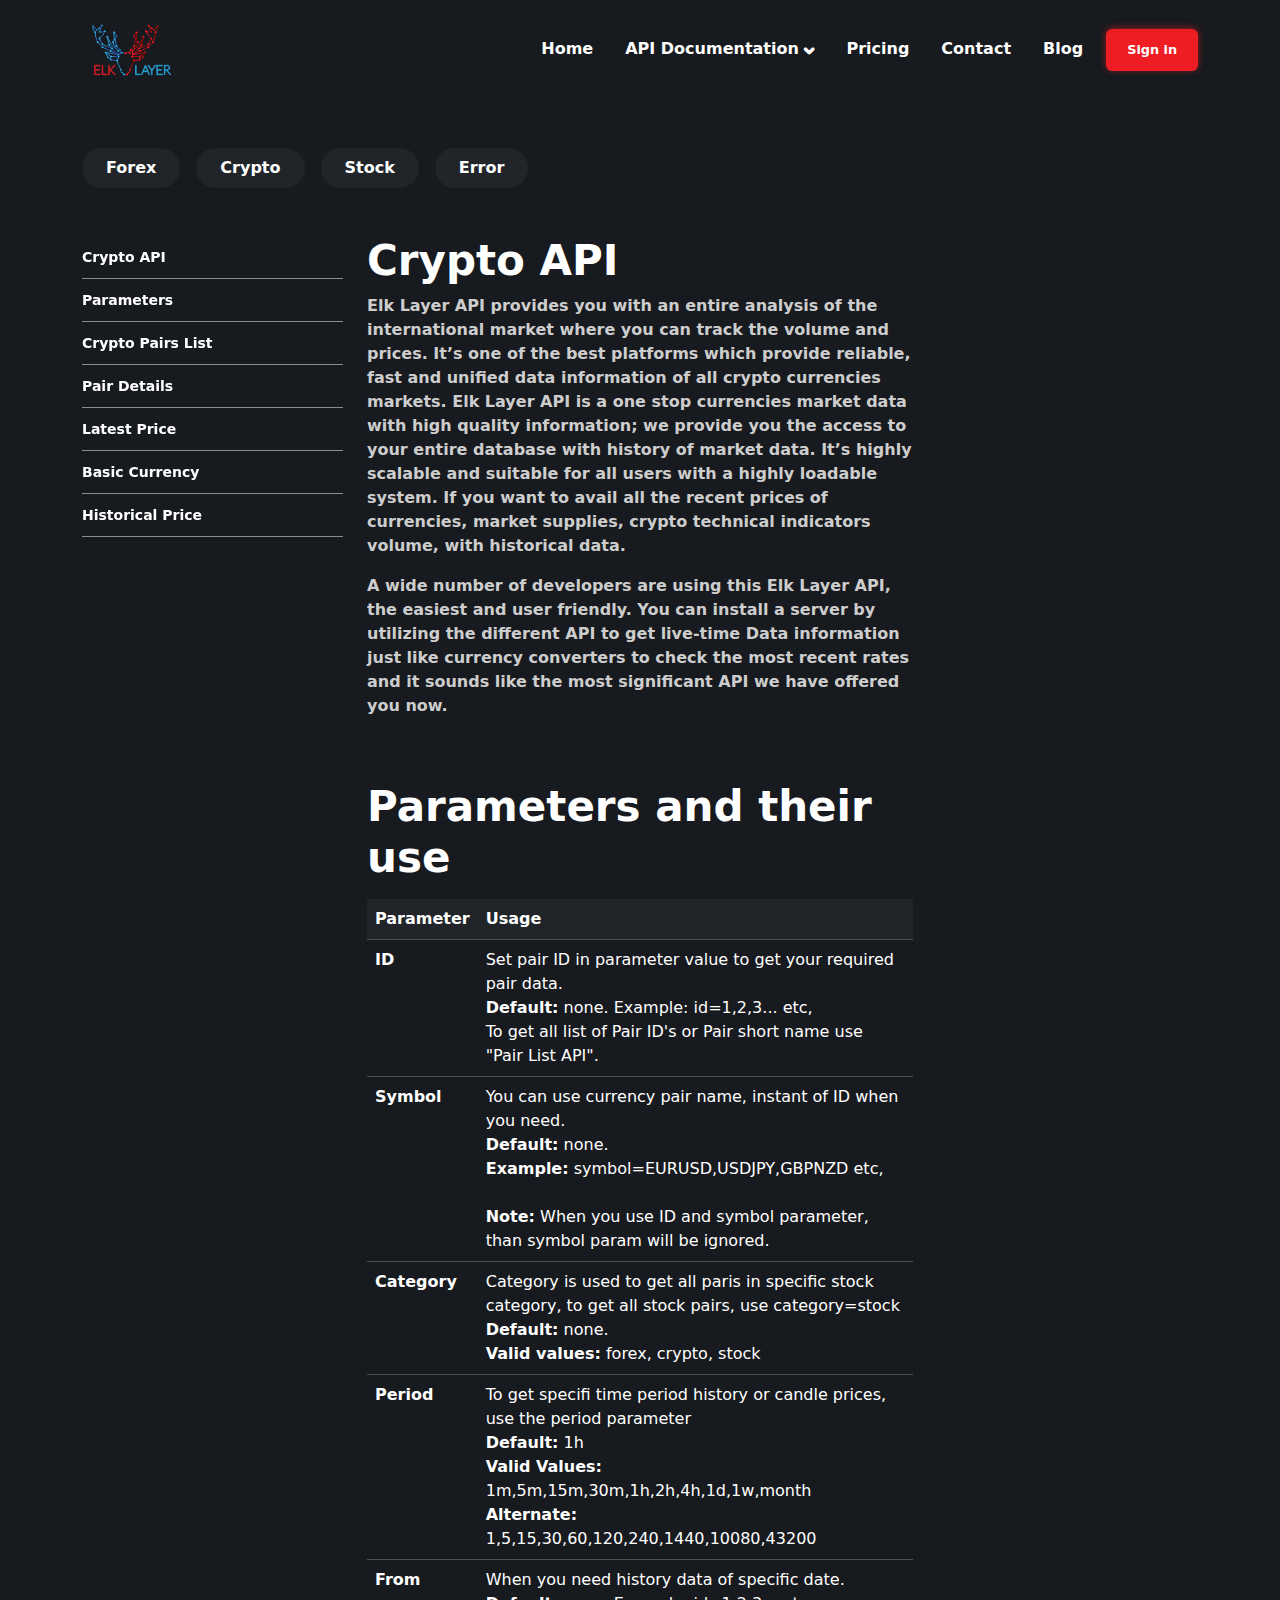
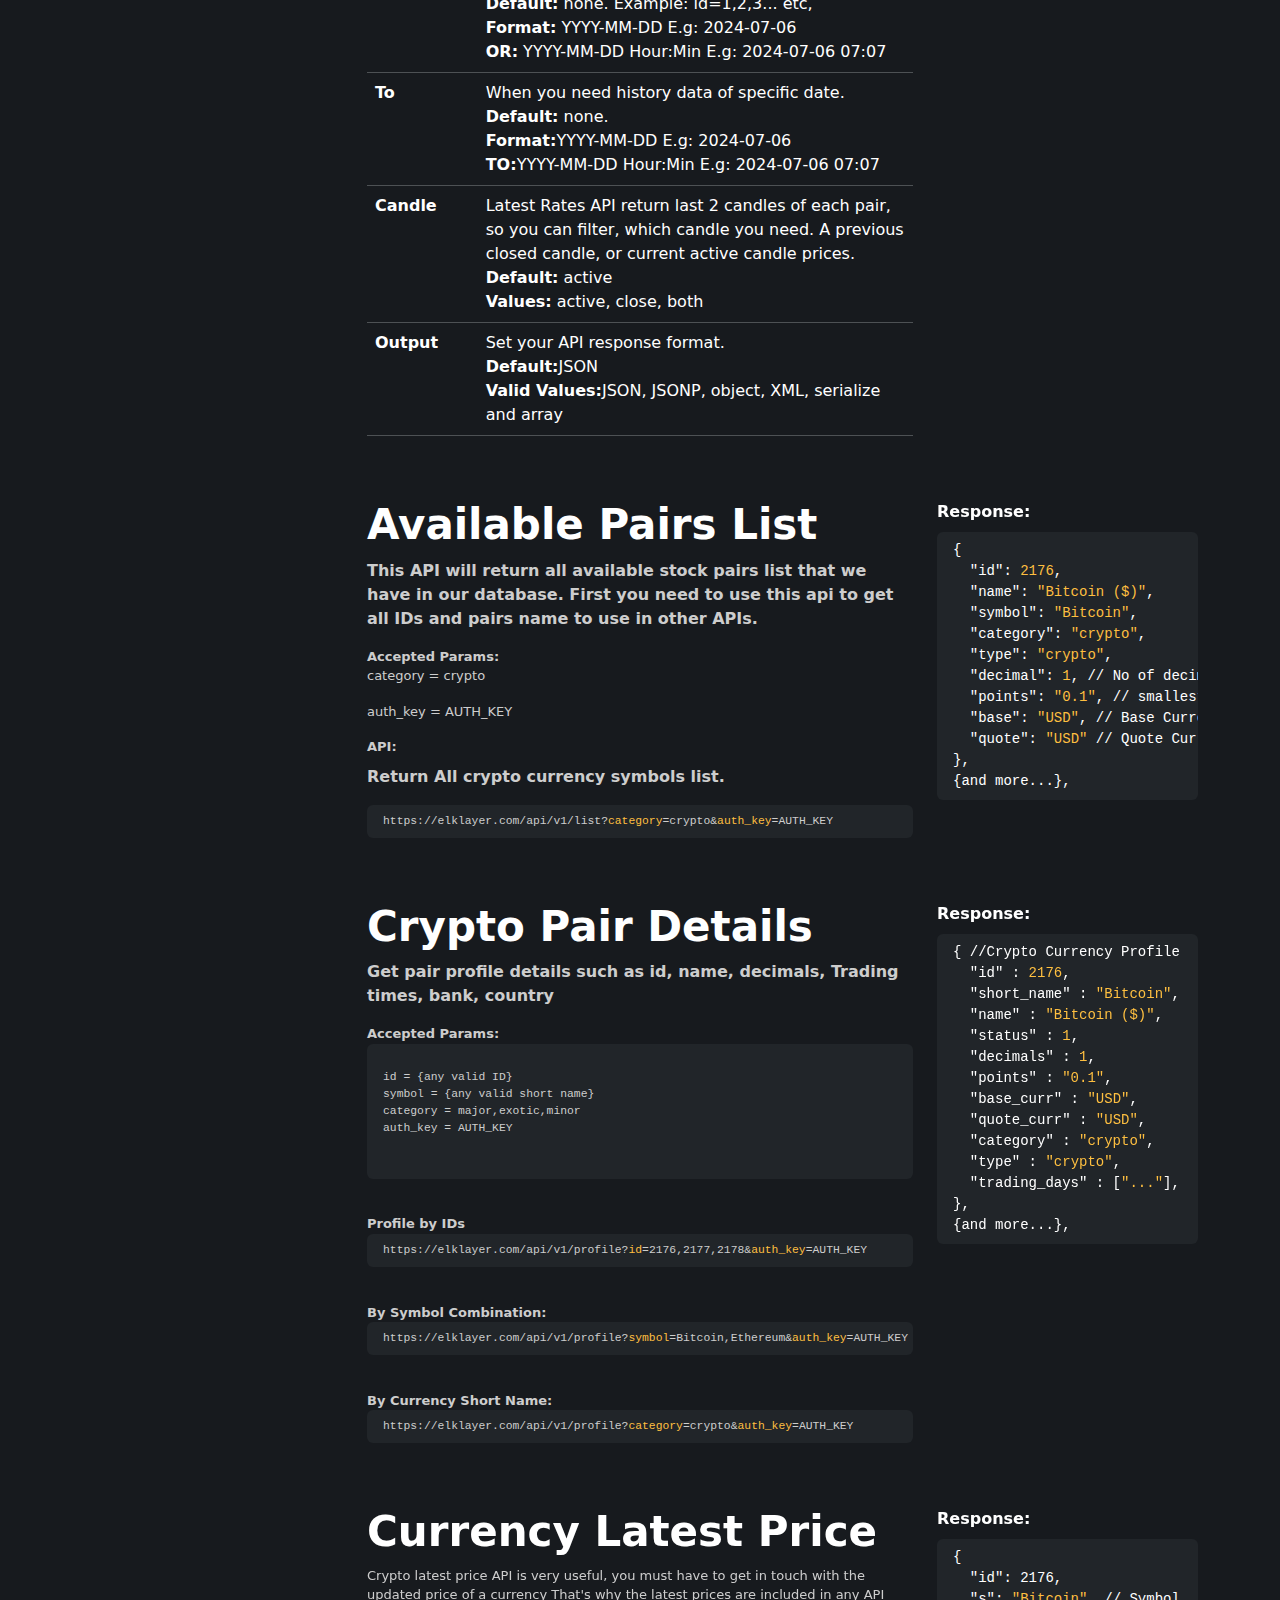
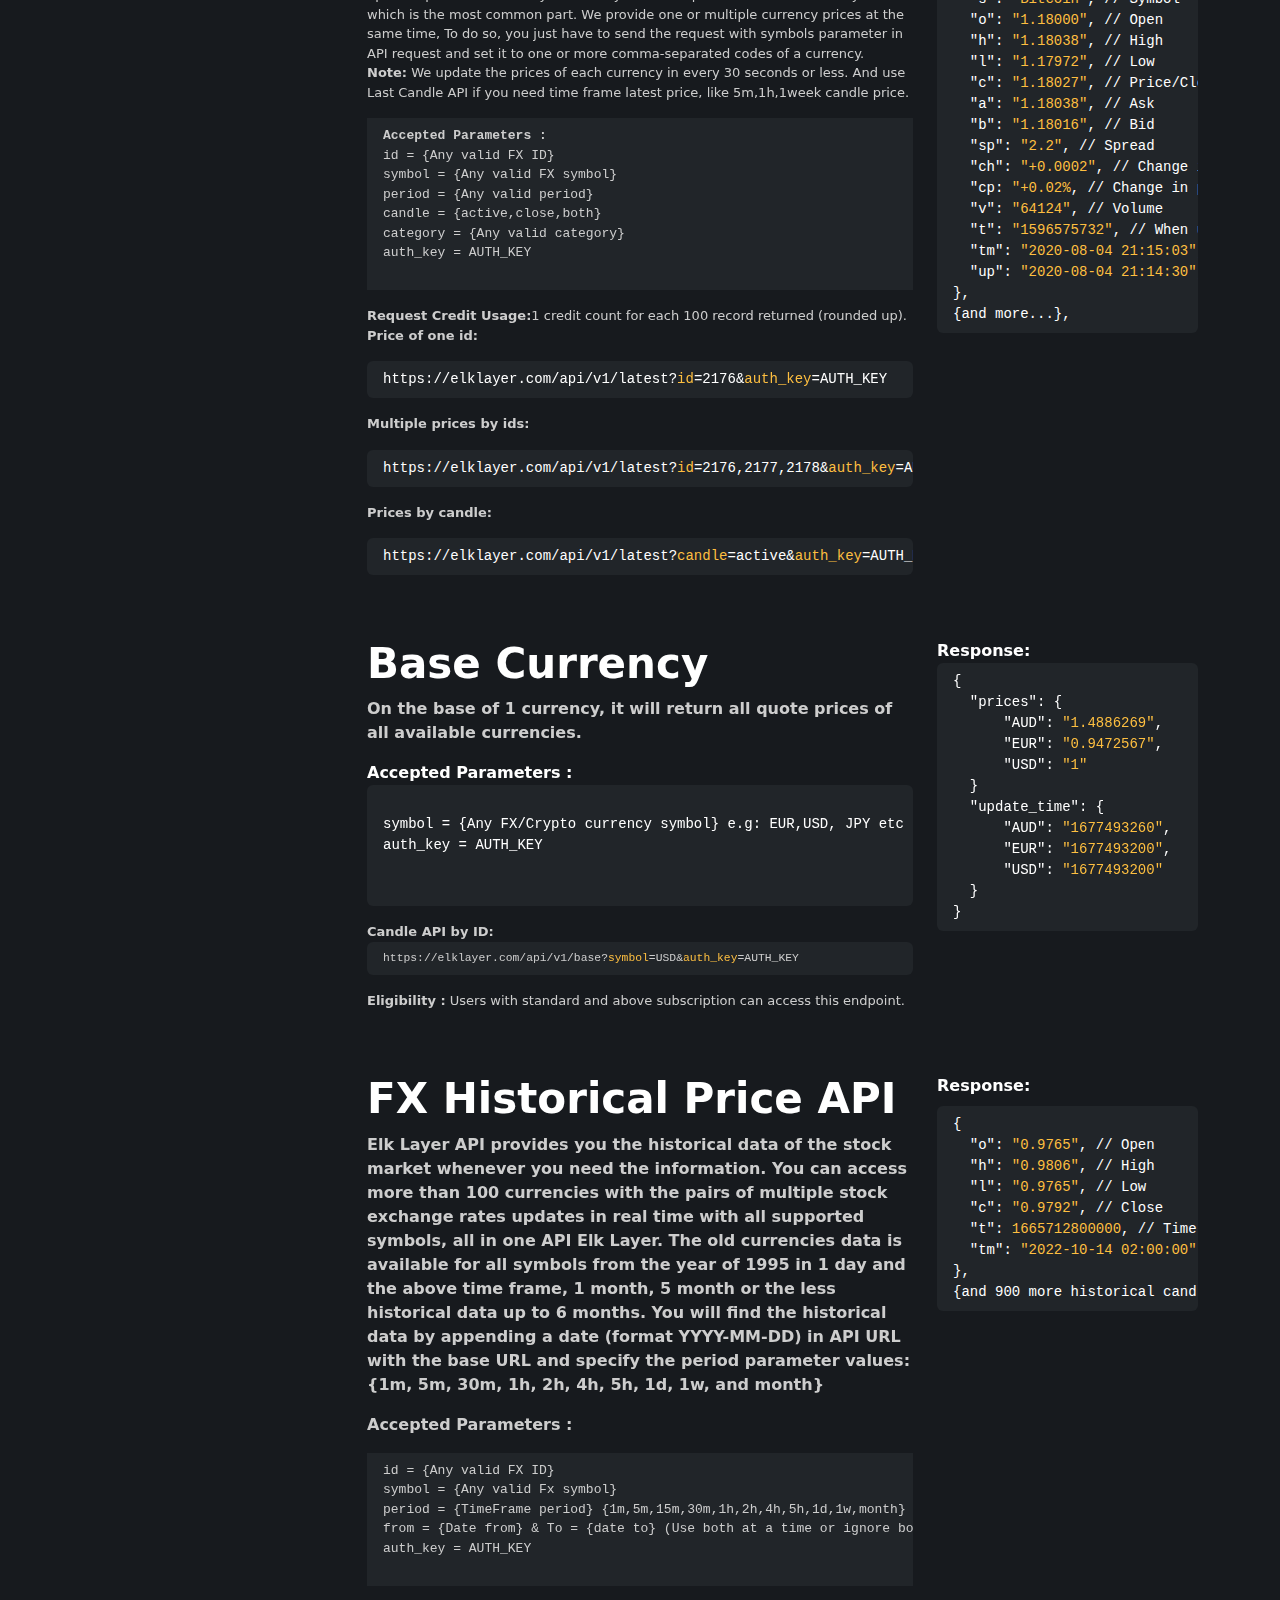
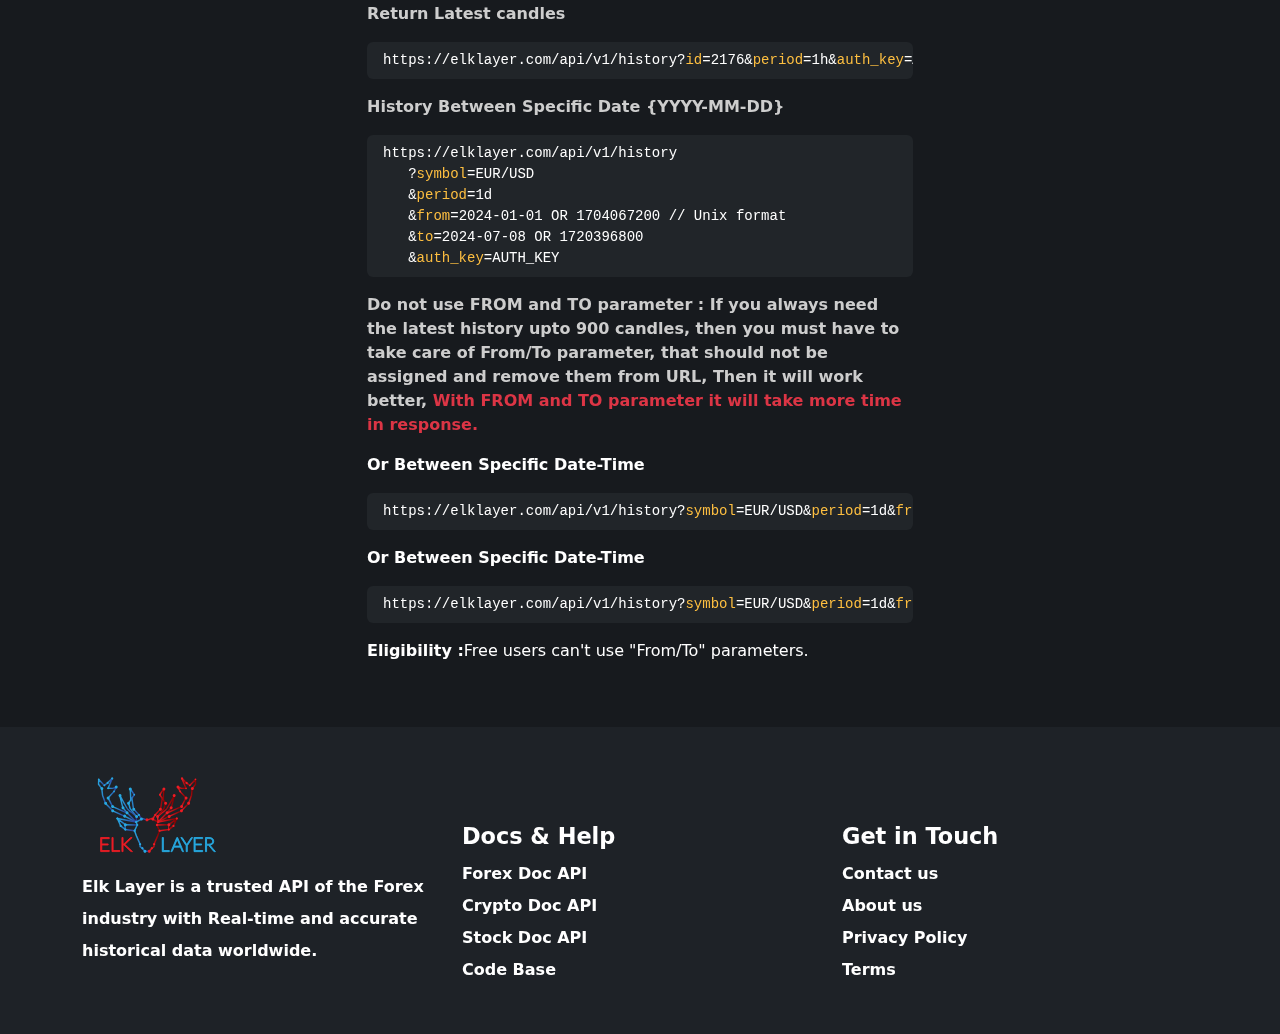
<file: crypto.html>
<!DOCTYPE html>
<html lang="en">

<head>
  <meta charset="UTF-8">
  <meta name="viewport" content="width=device-width, initial-scale=1.0">
  <title>Foreign Exchange Rate, Currency Rate & Free Forex API | ELK Layer</title>

  <link rel="shortcut icon" href="./assest/images/icons/favicon.ico" type="image/x-icon">
  <link rel="stylesheet" href="https://cdnjs.cloudflare.com/ajax/libs/font-awesome/6.5.2/css/all.min.css">
  <link rel="stylesheet" href="./assest/css/bootstrap.min.css">
  <link rel="stylesheet" href="./assest/scss/style.css">
  <link rel="stylesheet" href="./assest/css/custom.css">
</head>

<body>
  <div class="main">
    <header class="">
      <nav class="navbar navbar-expand-lg  d-flex align-items-center w-100 h-100">
        <div class="container">
          <a class="navbar-brand" href="#">
            <img class="img-fluid" src="./assest/images/icons/logo.svg" alt="">
          </a>
          <button class="navbar-toggler border-none border-0" type="button" data-bs-toggle="offcanvas"
            data-bs-target="#staticBackdrop" aria-controls="staticBackdrop" aria-expanded="false"
            aria-label="Toggle navigation">
            <i class="fa-solid fa-bars text-white"></i>
          </button>
          <!--  -->
          <div class="offcanvas offcanvas-start" data-bs-backdrop="static" tabindex="-1" id="staticBackdrop"
            aria-labelledby="staticBackdropLabel">
            <div class="offcanvas-header">
              <a class="navbar-brand" href="#">
                <img class="img-fluid" src="./assest/images/icons/logo.svg" alt="">
              </a>
              <button type="button" class="btn-close" data-bs-dismiss="offcanvas" aria-label="Close"></button>
            </div>
            <div class="offcanvas-body">
              <ul class="navbar-nav ms-auto mb-2 mb-lg-0 gap-3">
                <li class="nav-item">
                  <a class="nav-link active" aria-current="page" href="index.html">Home</a>
                </li>
                <li class="nav-item dropdown">
                  <a class="nav-link " href="#" role="button" data-bs-toggle="dropdown" aria-expanded="false">
                    API Documentation <i class="fa-solid fa-chevron-down"
                      style="-webkit-text-stroke-width: 2px; font-size: 10px;"></i>
                  </a>
                  <ul class="dropdown-menu shadow ">
                    <li><a class="dropdown-item" href="Forex.html">Forex API</a></li>
                    <li><a class="dropdown-item" href="Crypto.html">Crypto API</a></li>
                    <li><a class="dropdown-item" href="Stock.html">Stock API</a></li>
                  </ul>
                </li>
                <li class="nav-item">
                  <a class="nav-link" href="pricing.html">Pricing</a>
                </li>
                <li class="nav-item">
                  <a class="nav-link" href="contact.html">Contact</a>
                </li>
                <li class="nav-item">
                  <a class="nav-link" href="blog.html">Blog</a>
                </li>
              </ul>
              <a href="signin.html" class="btn btn-white">Sign in</a>
            </div>
          </div>
          <!--  -->
        </div>
      </nav>
    </header>
    <div class="main-container">
      <section class="document">
        <div class="container">
          <div class="row ">
            <div class="col">
              <div class="doc-menu">
                <div class="d-block d-lg-flex justify-content-start my-5 tab-list gap-3">
                  <div class="fs-6 rounded-pill bg-dark text-white py-2 px-4 fw-bold mb-lg-0 mb-2"><a href="Forex.html">Forex</a>
                  </div>
                  <div class="fs-6 rounded-pill bg-dark text-white py-2 px-4 fw-bold mb-lg-0 mb-2"><a href="Crypto.html">Crypto</a>
                  </div>
                  <div class="fs-6 rounded-pill bg-dark text-white py-2 px-4 fw-bold mb-lg-0 mb-2"><a href="Stock.html">Stock</a>
                  </div>
                  <div class="fs-6 rounded-pill bg-dark text-white py-2 px-4 fw-bold mb-lg-0 mb-2"><a href="Error.html">Error</a>
                  </div>
                </div>
              </div>
            </div>
          </div>
          <div class="row">
            <div class="col-lg-3">
              <div class="tab-stiky">
                <ul class="p-0">
                  <li><a href="#CryptoAPI">Crypto API</a></li>
                  <li><a href="#Parameters">Parameters</a></li>
                  <li><a href="#CryptoPairsList">Crypto Pairs List</a></li>
                  <li><a href="#PairDetails">Pair Details</a></li>
                  <li><a href="#LatestPrice">Latest Price</a></li>
                  <li><a href="#basiccurrency">Basic Currency</a></li>
                  <li><a href="#historicalprice">Historical Price</a></li>
                </ul>
              </div>
            </div>
            <div class="col-lg-9">
              <div class="tab-detail">
                <div id="CryptoAPI" class="mb-5">
                  <div class="row">
                    <div class="col-lg-8">
                      <h2 class="sub-heading">Crypto API</h2>
                      <p class="text">
                        Elk Layer API provides you with an entire analysis of the international market where you can
                        track the volume and prices. It’s one of the best platforms which provide reliable, fast and
                        unified data information of all crypto currencies markets. Elk Layer API is a one stop
                        currencies market data with high quality information; we provide you the access to your entire
                        database with history of market data. It’s highly scalable and suitable for all users with a
                        highly loadable system. If you want to avail all the recent prices of currencies, market
                        supplies, crypto technical indicators volume, with historical data.
                      </p>
                      <p class="text">
                        A wide number of developers are using this Elk Layer API, the easiest and user friendly. You can
                        install a server by utilizing the different API to get live-time Data information just like
                        currency converters to check the most recent rates and it sounds like the most significant API
                        we have offered you now.
                      </p>
                    </div>
                    <div class="col-lg-4"></div>
                  </div>
                </div>
                <div id="Parameters" class="mb-5">
                  <div class="row">
                    <div class="col-lg-8">
                      <h2 class="sub-heading mb-3">Parameters and their use</h2>
                      <!-- table -->
                      <table class="table table-dark">
                        <thead>
                          <tr class="bg-dark">
                            <th scope="col">
                              Parameter</th>
                            <th scope="col">Usage</th>
                          </tr>
                        </thead>
                        <tbody>
                          <tr>
                            <th scope="row">ID</th>
                            <td>
                              Set pair ID in parameter value to get your required pair data. <br>
                              <b>Default:</b> none. Example: id=1,2,3... etc, <br>
                              To get all list of Pair ID's or Pair short name use "Pair List API".
                            </td>
                          </tr>
                          <tr>
                            <th scope="row">Symbol</th>
                            <td>
                              You can use currency pair name, instant of ID when you need.<br>
                              <b>Default:</b> none. <br>
                              <b>Example:</b> symbol=EURUSD,USDJPY,GBPNZD etc,<br> <br>
                              <b>Note:</b> When you use ID and symbol parameter, than symbol param will be ignored.
                            </td>
                          </tr>
                          <tr>
                            <th scope="row">Category</th>
                            <td>
                              Category is used to get all paris in specific stock category, to get all stock pairs, use
                              category=stock<br>
                              <b>Default:</b> none.<br>
                              <b>Valid values:</b> forex, crypto, stock
                            </td>
                          </tr>
                          <tr>
                            <th scope="row">Period</th>
                            <td>
                              To get specifi time period history or candle prices, use the period parameter<br>
                              <b>Default:</b> 1h<br>
                              <b>Valid Values:</b> 1m,5m,15m,30m,1h,2h,4h,1d,1w,month<br>
                              <b>Alternate: </b> 1,5,15,30,60,120,240,1440,10080,43200<br>
                            </td>
                          </tr>
                          <tr>
                            <th scope="row">From</th>
                            <td>
                              When you need history data of specific date. <br>
                              <b>Default:</b> none. Example: id=1,2,3... etc, <br>
                              <b>Format:</b> YYYY-MM-DD E.g: 2024-07-06 <br>
                              <b>OR:</b> YYYY-MM-DD Hour:Min E.g: 2024-07-06 07:07
                            </td>
                          </tr>
                          <tr>
                            <th scope="row">To</th>
                            <td>
                              When you need history data of specific date. <br>
                              <b>Default:</b> none. <br>
                              <b>Format:</b>YYYY-MM-DD E.g: 2024-07-06 <br>
                              <b>TO:</b>YYYY-MM-DD Hour:Min E.g: 2024-07-06 07:07 <br>
                            </td>
                          </tr>
                          <tr>
                            <th scope="row">Candle</th>
                            <td>
                              Latest Rates API return last 2 candles of each pair, so you can filter, which candle you
                              need.
                              A previous closed candle, or current active candle prices. <br>
                              <b>Default:</b> active <br>
                              <b>Values:</b> active, close, both <br>
                            </td>
                          </tr>
                          <tr>
                            <th scope="row">Output</th>
                            <td>
                              Set your API response format. <br>
                              <b>Default:</b>JSON <br>
                              <b>Valid Values:</b>JSON, JSONP, object, XML, serialize and array
                            </td>
                          </tr>
                        </tbody>
                      </table>
                    </div>
                    <div class="col-lg-4"></div>
                  </div>
                </div>
                <div id="CryptoPairsList" class="mb-5">
                  <div class="row">
                    <div class="col-lg-8">
                      <h2 class="sub-heading">Available Pairs List</h2>
                      <p class="text">
                        This API will return all available stock pairs list that we have in our database. First you need
                        to
                        use this api to get all IDs and pairs name to use in other APIs.
                      </p>
                      <div class="small-text">
                        <b>Accepted Params:</b>
                        <p>category = crypto</p>
                        <p>auth_key = AUTH_KEY</p>
                      </div>
                      <div class="small-text">
                        <p class="mb-2"><b>API:</b></p>
                        <p class="text">Return All crypto currency symbols list.</p>
                        <pre
                          class="bg-dark rounded py-2 px-3 code-print p-all-10 m-t-5">https://elklayer.com/api/v1/list?<span class="yellow">category</span>=<span class="off-white">crypto</span>&amp;<span class="yellow">auth_key</span>=<span class="off-white">AUTH_KEY</span></pre>
                      </div>
                    </div>
                    <div class="col-lg-4">
                      <div class="tab-stiky">
                        <p class="mb-2"><b>Response:</b></p>
                        <pre
                          class="bg-dark rounded py-2 px-3 code-print p-all-10 m-t-5 font-size-13"><code><span class="off-white">{</span><br>&nbsp;&nbsp;"id"<span class="off-white">:&nbsp;</span><span class="yellow">2176</span><span class="off-white">,</span><br>&nbsp;&nbsp;"name"<span class="off-white">:&nbsp;</span><span class="yellow">"Bitcoin ($)"</span><span class="off-white">,</span><br>&nbsp;&nbsp;"symbol"<span class="off-white">:&nbsp;</span><span class="yellow">"Bitcoin"</span><span class="off-white">,</span><br>&nbsp;&nbsp;"category"<span class="off-white">:&nbsp;</span><span class="yellow">"crypto"</span><span class="off-white">,</span><br>&nbsp;&nbsp;"type"<span class="off-white">:&nbsp;</span><span class="yellow">"crypto"</span><span class="off-white">,</span><br>&nbsp;&nbsp;"decimal"<span class="off-white">:&nbsp;</span><span class="yellow">1</span><span class="off-white">,</span> <span class="comm">// No of decimals in price</span><br>&nbsp;&nbsp;"points"<span class="off-white">:&nbsp;</span><span class="yellow">"0.1"</span><span class="off-white">,</span> <span class="comm">// smallest price unit of currency</span><br>&nbsp;&nbsp;"base"<span class="off-white">:&nbsp;</span><span class="yellow">"USD"</span><span class="off-white">,</span> <span class="comm">// Base Currency</span><br>&nbsp;&nbsp;"quote"<span class="off-white">:&nbsp;</span><span class="yellow">"USD"</span> <span class="comm">// Quote Currency</span><br><span class="off-white">},<br></span><span class="off-white">{and more...},</span></code></pre>
                      </div>
                    </div>
                  </div>
                </div>
                <div id="Pair Details" class="mb-5">
                  <div class="row">
                    <div class="col-lg-8">
                      <h2 class="sub-heading">Crypto Pair Details</h2>
                      <p class="text">
                        Get pair profile details such as id, name, decimals, Trading times, bank, country
                      </p>
                      <div class="small-text">
                        <b>Accepted Params:</b>
                        <pre class="bg-dark rounded py-2 px-3">
                      <code>
id = {any valid ID}
symbol = {any valid short name}
category = major,exotic,minor
auth_key = AUTH_KEY
                      </code>
                    </pre>
                        <br>
                        <b>Profile by IDs</b>
                        <pre
                          class="bg-dark rounded py-2 px-3 code-print p-all-10 m-t-5">https://elklayer.com/api/v1/profile?<span class="yellow">id</span>=<span class="off-white">2176,2177,2178</span>&amp;<span class="yellow">auth_key</span>=<span class="off-white">AUTH_KEY</span></pre>
                        <br>
                        <b>By Symbol Combination:</b>
                        <pre
                          class="bg-dark rounded py-2 px-3 code-print p-all-10 m-t-5">https://elklayer.com/api/v1/profile?<span class="yellow">symbol</span>=<span class="off-white">Bitcoin,Ethereum</span>&amp;<span class="yellow">auth_key</span>=<span class="off-white">AUTH_KEY</span></pre>
                        <br>
                        <b>By Currency Short Name:</b>
                        <pre
                          class="bg-dark rounded py-2 px-3 code-print p-all-10 m-t-5">https://elklayer.com/api/v1/profile?<span class="yellow">category</span>=<span class="off-white">crypto</span>&amp;<span class="yellow">auth_key</span>=<span class="off-white">AUTH_KEY</span></pre>
                      </div>
                    </div>
                    <div class="col-lg-4">
                      <div class="tab-stiky">
                        <p class="mb-2"><b>Response:</b></p>
                        <pre
                          class="bg-dark rounded py-2 px-3 code-print p-all-10 m-t-5 font-size-13"><code><span class="off-white">{</span> <span class="comm">//Crypto Currency Profile</span><br>&nbsp; "id" <span class="off-white">: <span class="yellow">2176</span>,</span><br>&nbsp; "short_name" <span class="off-white">: <span class="yellow">"Bitcoin"</span>,</span><br>&nbsp; "name" <span class="off-white">: <span class="yellow">"Bitcoin ($)"</span>,</span><br>&nbsp; "status" <span class="off-white">: <span class="yellow">1</span>,</span><br>&nbsp; "decimals" <span class="off-white">: <span class="yellow">1</span>,</span><br>&nbsp; "points" <span class="off-white">: <span class="yellow">"0.1"</span>,</span><br>&nbsp; "base_curr" <span class="off-white">: <span class="yellow">"USD"</span>,</span><br>&nbsp; "quote_curr" <span class="off-white">: <span class="yellow">"USD"</span>,</span><br>&nbsp; "category" <span class="off-white">: <span class="yellow">"crypto"</span>,</span><br>&nbsp; "type" <span class="off-white">: <span class="yellow">"crypto"</span>,</span><br>&nbsp; "trading_days" <span class="off-white">: [<span class="yellow">"..."</span>],</span><br><span class="off-white">},</span><br>{and more...},</code></pre>
                      </div>
                    </div>
                  </div>
                </div>
                <div id="LatestPrice" class="mb-5">
                  <div class="row">
                    <div class="col-lg-8">
                      <h2 class="sub-heading">Currency Latest Price</h2>
                      <p class="small-text">
                        Crypto latest price API is very useful, you must have to get in touch with the updated price of
                        a currency That's why the latest prices are included in any API which is the most common part.
                        We provide one or multiple currency prices at the same time, To do so, you just have to send the
                        request with symbols parameter in API request and set it to one or more comma-separated codes of
                        a currency.
                        <br>
                        <b>Note:</b>
                        We update the prices of each currency in every 30 seconds or less.
                        And use Last Candle API if you need time frame latest price, like 5m,1h,1week candle price.
                      </p>
                      <pre class="small-text bg-dark py-2 px-3">
<b>Accepted Parameters :</b>
id = {Any valid FX ID}
symbol = {Any valid FX symbol}
period = {Any valid period}
candle = {active,close,both}
category = {Any valid category}
auth_key = AUTH_KEY
                  </pre>
                      <p class="small-text">
                        <b>Request Credit Usage:</b>1 credit count for each 100 record returned (rounded up).
                        <b>Price of one id:</b>
                      <pre
                        class="bg-dark rounded py-2 px-3 code-print p-all-10 m-t-5">https://elklayer.com/api/v1/latest?<span class="yellow">id</span>=<span class="off-white">2176</span>&amp;<span class="yellow">auth_key</span>=<span class="off-white">AUTH_KEY</span></pre>
                      </p>
                      <p class="small-text">
                        <b>Multiple prices by ids:</b>
                      <pre
                        class="bg-dark rounded py-2 px-3 code-print p-all-10 m-t-5">https://elklayer.com/api/v1/latest?<span class="yellow">id</span>=<span class="off-white">2176,2177,2178</span>&amp;<span class="yellow">auth_key</span>=<span class="off-white">AUTH_KEY</span></pre>
                      </p>
                      <p class="small-text">
                        <b>Prices by candle:</b>
                      <pre
                        class="bg-dark rounded py-2 px-3 code-print p-all-10 m-t-5">https://elklayer.com/api/v1/latest?<span class="yellow">candle</span>=<span class="off-white">active</span>&amp;<span class="yellow">auth_key</span>=<span class="off-white">AUTH_KEY</span></pre>
                      </p>

                    </div>
                    <div class="col-lg-4">
                      <div class="tab-stiky">
                        <p class="mb-2"><b>Response:</b></p>
                        <pre
                          class="bg-dark rounded py-2 px-3 code-print p-all-10 m-t-5 font-size-13"><code><span class="off-white">{</span><br>&nbsp;&nbsp;"id"<span class="off-white">:&nbsp;</span>2176<span class="off-white">,</span><br>&nbsp;&nbsp;"s"<span class="off-white">:&nbsp;</span><span class="yellow">"Bitcoin"</span><span class="off-white">,</span><span class="comm"> // Symbol</span><br>&nbsp;&nbsp;"o"<span class="off-white">:&nbsp;</span><span class="yellow">"1.18000"</span><span class="off-white">,</span><span class="comm"> // Open</span><br>&nbsp;&nbsp;"h"<span class="off-white">:&nbsp;</span><span class="yellow">"1.18038"</span><span class="off-white">,</span><span class="comm"> // High</span><br>&nbsp;&nbsp;"l"<span class="off-white">:&nbsp;</span><span class="yellow">"1.17972"</span><span class="off-white">,</span><span class="comm"> // Low</span><br>&nbsp;&nbsp;"c"<span class="off-white">:&nbsp;</span><span class="yellow">"1.18027"</span><span class="off-white">,</span><span class="comm"> // Price/Close, Current price</span><br>&nbsp;&nbsp;"a"<span class="off-white">:&nbsp;</span><span class="yellow">"1.18038"</span><span class="off-white">,</span><span class="comm"> // Ask</span><br>&nbsp;&nbsp;"b"<span class="off-white">:&nbsp;</span><span class="yellow">"1.18016"</span><span class="off-white">,</span><span class="comm"> // Bid</span><br>&nbsp;&nbsp;"sp"<span class="off-white">:&nbsp;</span><span class="yellow">"2.2"</span><span class="off-white">,</span><span class="comm"> // Spread</span><br>&nbsp;&nbsp;"ch"<span class="off-white">:&nbsp;</span><span class="yellow">"+0.0002"</span><span class="off-white">,</span><span class="comm"> // Change in 1 day candle</span><br>&nbsp;&nbsp;"cp<span class="off-white">:&nbsp;</span><span class="yellow">"+0.02%</span><span class="off-white">,</span><span class="comm"> // Change in percentage</span><br>&nbsp;&nbsp;"v"<span class="off-white">:&nbsp;</span><span class="yellow">"64124"</span><span class="off-white">,</span><span class="comm"> // Volume</span><br>&nbsp;&nbsp;"t"<span class="off-white">:&nbsp;</span><span class="yellow">"1596575732"</span><span class="off-white">,</span><span class="comm"> // When update last time Time Unix Format (UTC)</span><br>&nbsp;&nbsp;"tm"<span class="off-white">:&nbsp;</span><span class="yellow">"2020-08-04 21:15:03"</span><span class="off-white">,</span><span class="comm"> // When update last time (UTC)</span><br>&nbsp;&nbsp;"up"<span class="off-white">:&nbsp;</span><span class="yellow">"2020-08-04 21:14:30"</span><span class="off-white">,</span><br><span class="off-white">},<br>{</span>and more...<span class="off-white">},</span></code></pre>
                      </div>
                    </div>
                  </div>

                </div>
                <div id="basiccurrency" class="mb-5">
                  <div class="row">
                    <div class="col-lg-8">
                      <h2 class="sub-heading">Base Currency</h2>
                      <p class="text">
                        On the base of 1 currency, it will return all quote prices of all available currencies.
                      </p>
                      <div class="">
                        <b>Accepted Parameters :</b>
                        <pre class="bg-dark rounded py-2 px-3">
                      <code>
symbol = {Any FX/Crypto currency symbol} e.g: EUR,USD, JPY etc
auth_key = AUTH_KEY
                      </code>
                    </pre>
                      </div>
                      <div class="">
                        <div class="small-text">
                          <b>Candle API by ID:</b>
                          <pre
                            class="bg-dark rounded py-2 px-3 code-print p-all-10 m-t-5">https://elklayer.com/api/v1/base?<span class="yellow">symbol</span>=<span class="off-white">USD</span>&amp;<span class="yellow">auth_key</span>=<span class="off-white">AUTH_KEY</span></pre>
                        </div>

                        <p class="small-text">
                          <b>Eligibility :</b>
                          Users with standard and above subscription can access this endpoint.
                        </p>
                      </div>
                    </div>
                    <div class="col-lg-4">
                      <div class="tab-stiky">
                        <div class="">
                          <b>Response:</b>
                          <pre
                            class="bg-dark rounded py-2 px-3 code-print p-all-10 m-t-5 font-size-13"><code><span class="off-white">{</span><br>&nbsp;&nbsp;"prices"<span class="off-white">:&nbsp;{</span><br>&nbsp;&nbsp;&nbsp;&nbsp;&nbsp;&nbsp;"AUD"<span class="off-white">:&nbsp;</span><span class="yellow">"1.4886269"</span><span class="off-white">,</span><br>&nbsp;&nbsp;&nbsp;&nbsp;&nbsp;&nbsp;"EUR"<span class="off-white">:&nbsp;</span><span class="yellow">"0.9472567"</span><span class="off-white">,</span><br>&nbsp;&nbsp;&nbsp;&nbsp;&nbsp;&nbsp;"USD"<span class="off-white">:&nbsp;</span><span class="yellow">"1"</span><br>&nbsp;&nbsp;<span class="off-white">}</span><br>&nbsp;&nbsp;"update_time"<span class="off-white">:&nbsp;{</span><br>&nbsp;&nbsp;&nbsp;&nbsp;&nbsp;&nbsp;"AUD"<span class="off-white">:&nbsp;</span><span class="yellow">"1677493260"</span><span class="off-white">,</span><br>&nbsp;&nbsp;&nbsp;&nbsp;&nbsp;&nbsp;"EUR"<span class="off-white">:&nbsp;</span><span class="yellow">"1677493200"</span><span class="off-white">,</span><br>&nbsp;&nbsp;&nbsp;&nbsp;&nbsp;&nbsp;"USD"<span class="off-white">:&nbsp;</span><span class="yellow">"1677493200"</span><br>&nbsp;&nbsp;<span class="off-white">}</span><br><span class="off-white">}</span></code></pre>
                        </div>
                      </div>
                    </div>
                  </div>
                </div>
                <div id="historicalprice" class="mb-5">
                  <div class="row">
                    <div class="col-lg-8">
                      <h2 class="sub-heading">FX Historical Price API</h2>
                      <p class="text">
                        Elk Layer API provides you the historical data of the stock market whenever you need the
                        information. You can access more than 100 currencies with the pairs of multiple stock exchange
                        rates updates in real time with all supported symbols, all in one API Elk Layer. The old
                        currencies data is available for all symbols from the year of 1995 in 1 day and the above time
                        frame, 1 month, 5 month or the less historical data up to 6 months. You will find the historical
                        data by appending a date (format YYYY-MM-DD) in API URL with the base URL and specify the period
                        parameter values: {1m, 5m, 30m, 1h, 2h, 4h, 5h, 1d, 1w, and month}
                      </p>
                      <p class="text">
                        <b>Accepted Parameters :</b>
                      <pre class="small-text bg-dark py-2 px-3">
id = {Any valid FX ID}
symbol = {Any valid Fx symbol}
period = {TimeFrame period} {1m,5m,15m,30m,1h,2h,4h,5h,1d,1w,month}
from = {Date from} & To = {date to} (Use both at a time or ignore both for latest history)
auth_key = AUTH_KEY
                   </pre>
                      </p>
                      <p class="text">
                        <b>Return Latest candles</b>
                      <pre
                        class="bg-dark rounded py-2 px-3 code-print p-all-10 m-t-5">https://elklayer.com/api/v1/history?<span class="yellow">id</span>=<span class="off-white">2176</span>&amp;<span class="yellow">period</span>=<span class="off-white">1h</span>&amp;<span class="yellow">auth_key</span>=<span class="off-white">AUTH_KEY</span></pre>
                      </p>
                      <p class="text">
                        <b>History Between Specific Date {YYYY-MM-DD}</b>
                      <pre
                        class="bg-dark rounded py-2 px-3 code-print p-all-10 m-t-5">https://elklayer.com/api/v1/history<br>&nbsp; &nbsp;?<span class="yellow">symbol</span>=<span class="off-white">EUR/USD</span><br>&nbsp; &nbsp;&amp;<span class="yellow">period</span>=<span class="off-white">1d</span><br>&nbsp; &nbsp;&amp;<span class="yellow">from</span>=<span class="off-white">2024-01-01</span> OR <span class="off-white">1704067200</span><span class="comm"> // Unix format</span><br>&nbsp; &nbsp;&amp;<span class="yellow">to</span>=<span class="off-white">2024-07-08</span> OR <span class="off-white">1720396800</span> <br>&nbsp; &nbsp;&amp;<span class="yellow">auth_key</span>=<span class="off-white">AUTH_KEY</span></pre>
                      </p>
                      <p class="text">
                        <b>Do not use FROM and TO parameter :</b> If you always need the latest history upto 900
                        candles, then you must have to take care of From/To parameter, that should not be assigned and
                        remove them from URL, Then it will work better,
                        <span class="text-danger">With FROM and TO parameter it will take more time in response.</span>

                      </p>
                      <p>
                        <b>Or Between Specific Date-Time</b>
                      <pre
                        class="bg-dark rounded py-2 px-3 code-print p-all-10 m-t-5">https://elklayer.com/api/v1/history?<span class="yellow">symbol</span>=EUR/USD&amp;<span class="yellow">period</span>=1d&amp;<span class="yellow">from</span>=2024-01-01T12:00&amp;<span class="yellow">to</span>=2024-07-08T12:00&amp;<span class="yellow">auth_key</span>=<span class="off-white">AUTH_KEY</span></pre>
                      </p>
                      <p>
                        <b>Or Between Specific Date-Time</b>
                      <pre
                        class="bg-dark rounded py-2 px-3 code-print p-all-10 m-t-5">https://elklayer.com/api/v1/history?<span class="yellow">symbol</span>=EUR/USD&amp;<span class="yellow">period</span>=1d&amp;<span class="yellow">from</span>=2024-01-01T12:00&amp;<span class="yellow">to</span>=2024-07-09T12:00&amp;<span class="yellow">auth_key</span>=<span class="off-white">AUTH_KEY</span></pre>
                      </p>
                      <p>
                        <b>Eligibility :</b>Free users can't use "From/To" parameters.
                      </p>
                    </div>
                    <div class="col-lg-4">
                      <div class="tab-stiky">
                        <p class="mb-2"><b>Response:</b></p>
                        <pre
                          class="bg-dark rounded py-2 px-3 code-print p-all-10 m-t-5 font-size-13"><code><span class="off-white">{</span><br>&nbsp;&nbsp;"o"<span class="off-white">:&nbsp;</span><span class="yellow">"0.9765"</span><span class="off-white">,</span><span class="comm"> // Open</span><br>&nbsp;&nbsp;"h"<span class="off-white">:&nbsp;</span><span class="yellow">"0.9806"</span><span class="off-white">,</span><span class="comm"> // High</span><br>&nbsp;&nbsp;"l"<span class="off-white">:&nbsp;</span><span class="yellow">"0.9765"</span><span class="off-white">,</span><span class="comm"> // Low</span><br>&nbsp;&nbsp;"c"<span class="off-white">:&nbsp;</span><span class="yellow">"0.9792"</span><span class="off-white">,</span><span class="comm"> // Close</span><br>&nbsp;&nbsp;"t"<span class="off-white">:&nbsp;</span><span class="yellow">1665712800000</span><span class="off-white">,</span><span class="comm"> // Time Unix Format (UTC)</span><br>&nbsp;&nbsp;"tm"<span class="off-white">:&nbsp;</span><span class="yellow">"2022-10-14 02:00:00"</span><span class="comm"> // Date Time (UTC)</span><br><span class="off-white">},<br>{</span>and 900 more historical candles...<span class="off-white">},</span></code></pre>
                      </div>
                    </div>
                  </div>
                </div>
              </div>
            </div>
          </div>
        </div>
      </section>
    </div>
    <footer class="py-5">
      <div class="container">
        <div class="row">
          <div class="col-lg-4 col-md-12">
            <div class="footer-wrapper">
              <div class="imag-wrapper mb-3">
                <img class="img-fluid footer-logo" src="./assest/images/icons/logo.svg" alt="">
              </div>
              <p class="text">Elk Layer is a trusted API of the Forex industry with Real-time and accurate
                historical data worldwide.</p>
            </div>
          </div>
          <div class="col-lg-4 col-md-6">
            <div class="footer-wrapper mt-5">
              <h5 class="footer-title">Docs & Help</h5><br>
              <a href="Forex.html" class="text">Forex Doc API</a> <br>
              <a href="Crypto.html" class="text">Crypto Doc API</a> <br>
              <a href="Stock.html" class="text">Stock Doc API</a> <br>
              <a href="Error.html" class="text">Code Base</a>
            </div>
          </div>
          <div class="col-lg-4 col-md-6">
            <div class="footer-wrapper mt-5">
              <h5 class="footer-title">Get in Touch</h5> <br>
              <a href="contact.html" class="text">Contact us</a> <br>
              <a href="About.html" class="text">About us</a> <br>
              <a href="Privacy.html" class="text">Privacy Policy</a> <br>
              <a href="Terms.html" class="text">Terms</a>
            </div>
          </div>
        </div>
      </div>
    </footer>
  </div>

  <script src="./assest/js/bootstrap.bundle.min.js"></script>
</body>

</html>
</file>
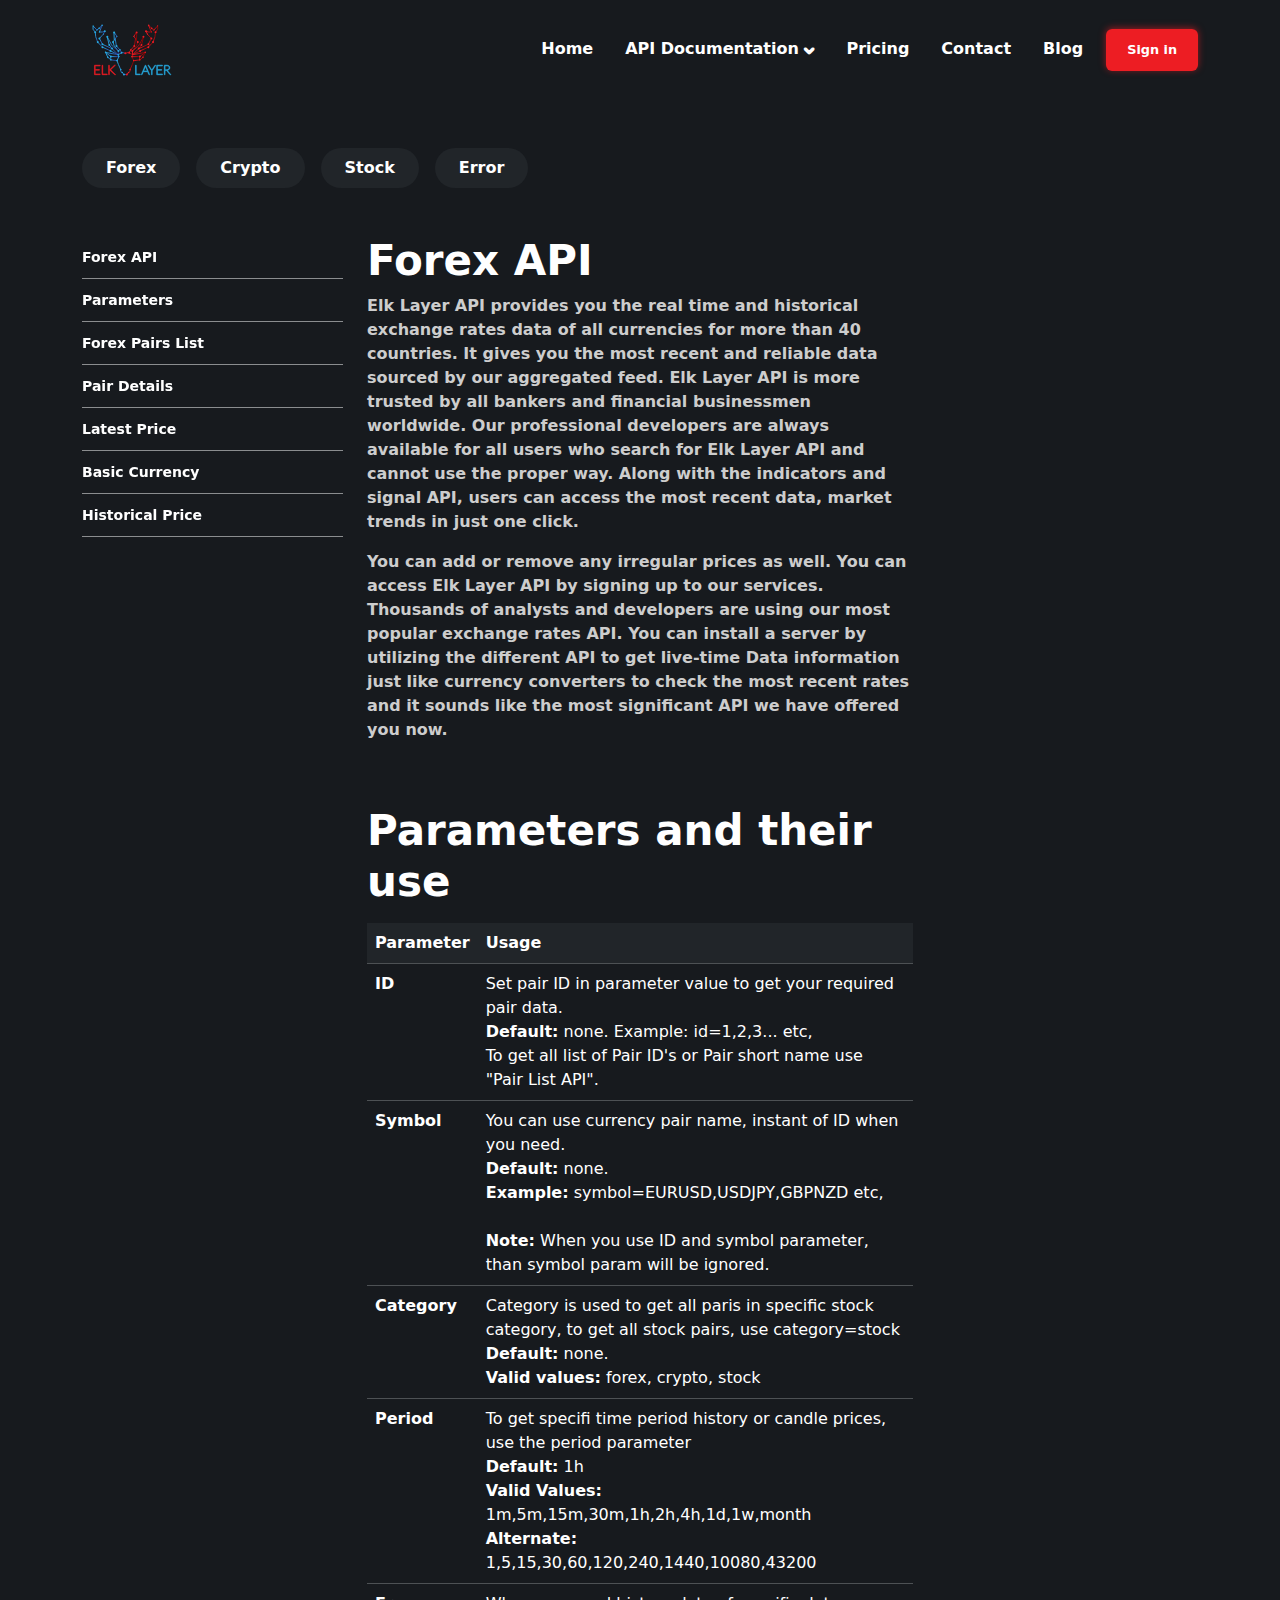
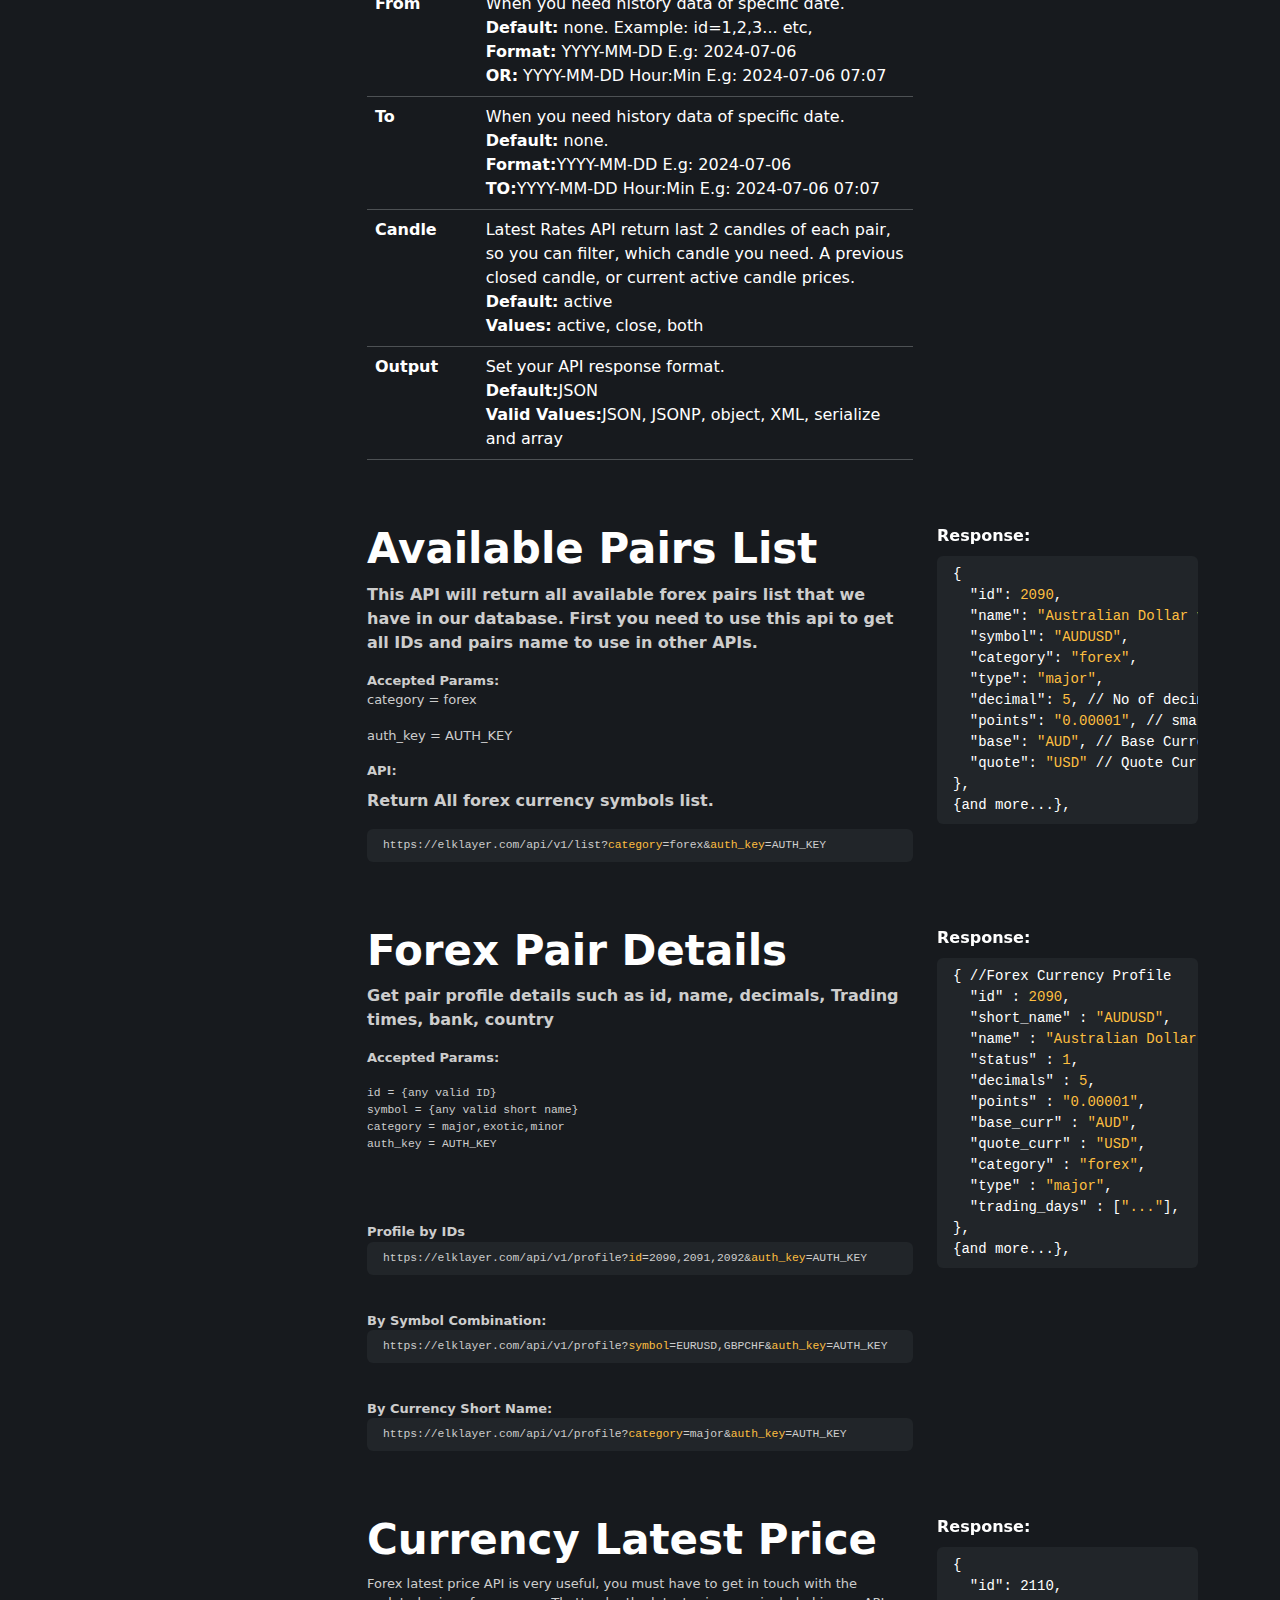
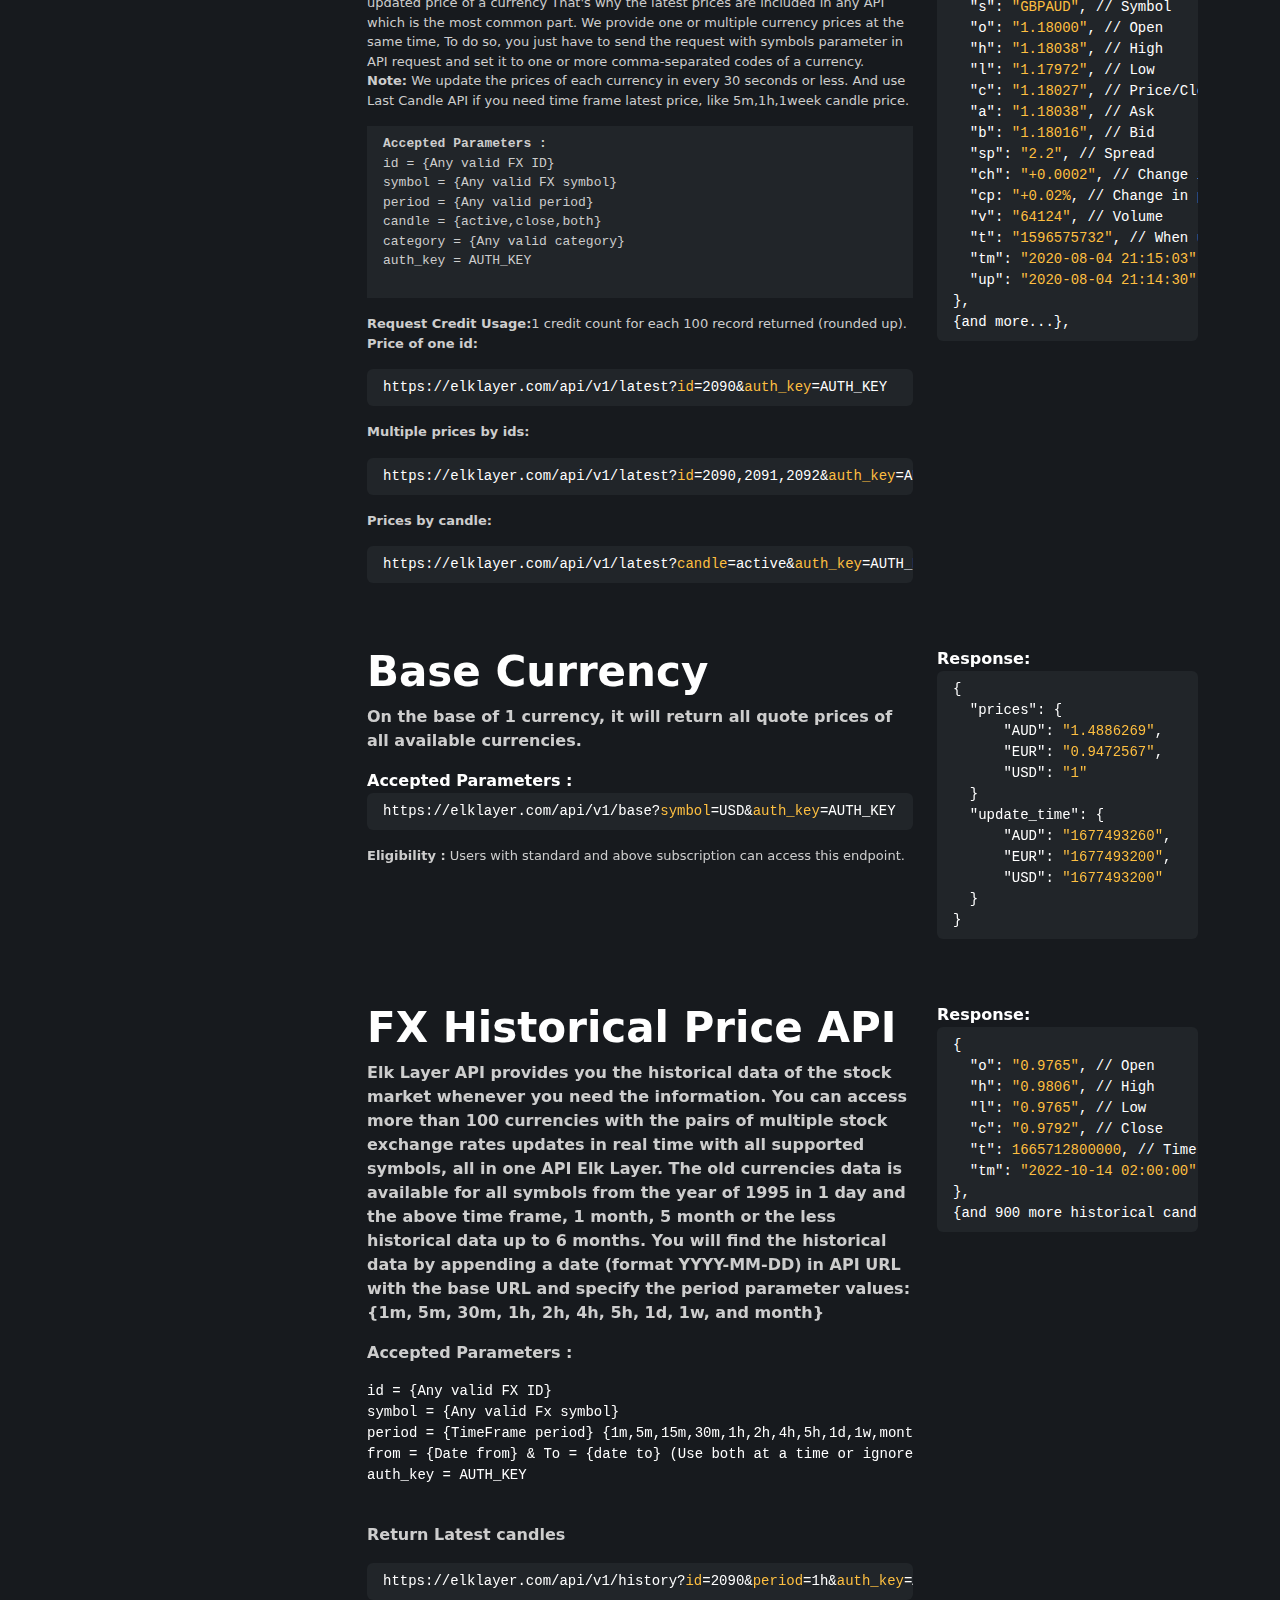
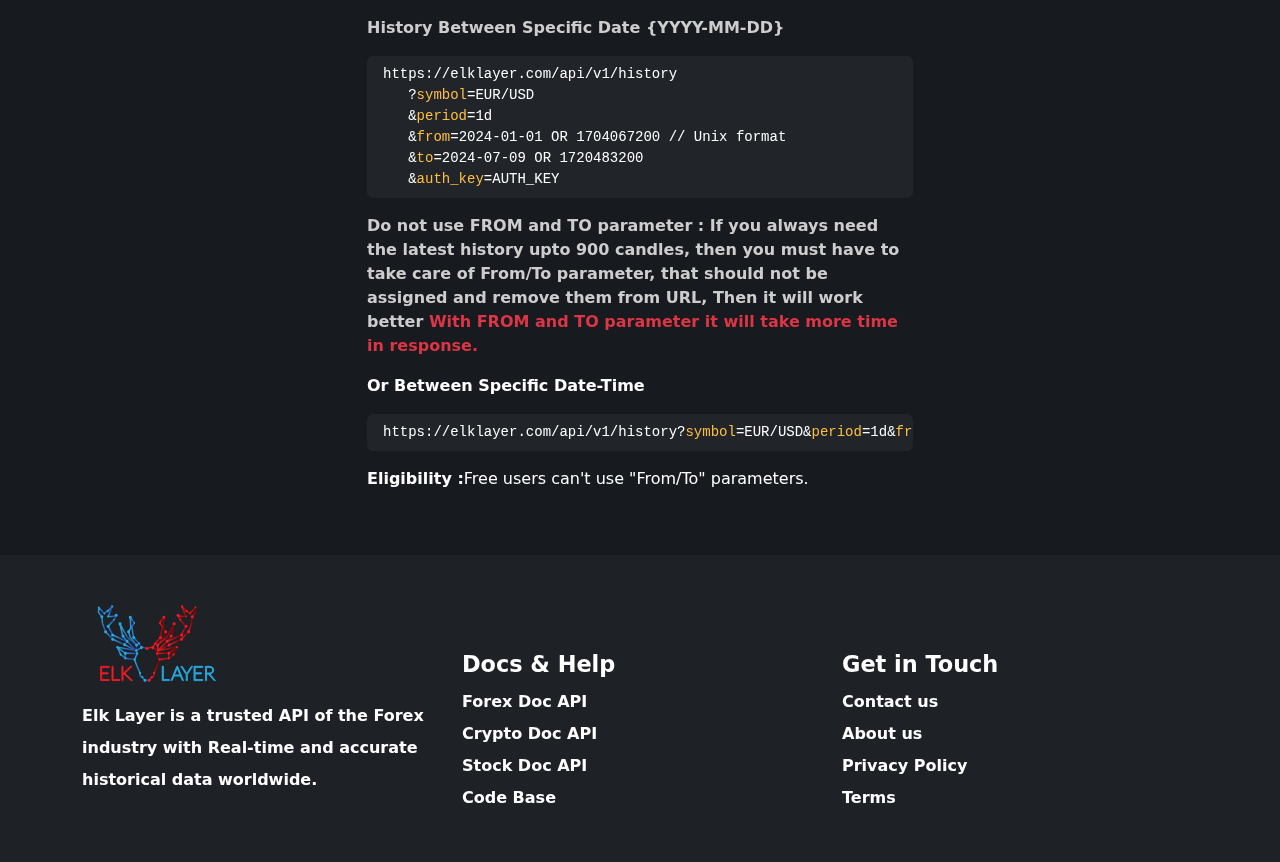
<file: forex.html>
<!DOCTYPE html>
<html lang="en">

<head>
  <meta charset="UTF-8">
  <meta name="viewport" content="width=device-width, initial-scale=1.0">
  <title>Foreign Exchange Rate, Currency Rate & Free Forex API | ELK Layer</title>

  <link rel="shortcut icon" href="./assest/images/icons/favicon.ico" type="image/x-icon">
  <link rel="stylesheet" href="https://cdnjs.cloudflare.com/ajax/libs/font-awesome/6.5.2/css/all.min.css">
  <link rel="stylesheet" href="./assest/css/bootstrap.min.css">
  <link rel="stylesheet" href="./assest/scss/style.css">
  <link rel="stylesheet" href="./assest/css/custom.css">
</head>

<body>
  <div class="main">
    <header class="">
      <nav class="navbar navbar-expand-lg  d-flex align-items-center w-100 h-100">
        <div class="container">
          <a class="navbar-brand" href="#">
            <img class="img-fluid" src="./assest/images/icons/logo.svg" alt="">
          </a>
          <button class="navbar-toggler border-none border-0" type="button" data-bs-toggle="offcanvas"
            data-bs-target="#staticBackdrop" aria-controls="staticBackdrop" aria-expanded="false"
            aria-label="Toggle navigation">
            <i class="fa-solid fa-bars text-white"></i>
          </button>
          <!--  -->
          <div class="offcanvas offcanvas-start" data-bs-backdrop="static" tabindex="-1" id="staticBackdrop"
            aria-labelledby="staticBackdropLabel">
            <div class="offcanvas-header">
              <a class="navbar-brand" href="#">
                <img class="img-fluid" src="./assest/images/icons/logo.svg" alt="">
              </a>
              <button type="button" class="btn-close" data-bs-dismiss="offcanvas" aria-label="Close"></button>
            </div>
            <div class="offcanvas-body">
              <ul class="navbar-nav ms-auto mb-2 mb-lg-0 gap-3">
                <li class="nav-item">
                  <a class="nav-link active" aria-current="page" href="index.html">Home</a>
                </li>
                <li class="nav-item dropdown">
                  <a class="nav-link " href="#" role="button" data-bs-toggle="dropdown" aria-expanded="false">
                    API Documentation <i class="fa-solid fa-chevron-down"
                      style="-webkit-text-stroke-width: 2px; font-size: 10px;"></i>
                  </a>
                  <ul class="dropdown-menu shadow ">
                    <li><a class="dropdown-item" href="Forex.html">Forex API</a></li>
                    <li><a class="dropdown-item" href="Crypto.html">Crypto API</a></li>
                    <li><a class="dropdown-item" href="Stock.html">Stock API</a></li>
                  </ul>
                </li>
                <li class="nav-item">
                  <a class="nav-link" href="pricing.html">Pricing</a>
                </li>
                <li class="nav-item">
                  <a class="nav-link" href="contact.html">Contact</a>
                </li>
                <li class="nav-item">
                  <a class="nav-link" href="blog.html">Blog</a>
                </li>
              </ul>
              <a href="signin.html" class="btn btn-white">Sign in</a>
            </div>
          </div>
          <!--  -->
        </div>
      </nav>
    </header>
    <div class="main-container">
      <section class="document">
        <div class="container">
          <div class="row ">
            <div class="col">
              <div class="doc-menu">
                <div class="d-lg-flex d-block justify-content-start my-5 tab-list gap-3">
                  <div class="fs-6 rounded-pill bg-dark text-white py-2 px-4 fw-bold mb-lg-0 mb-2"><a href="Forex.html">Forex</a>
                  </div>
                  <div class="fs-6 rounded-pill bg-dark text-white py-2 px-4 fw-bold mb-lg-0 mb-2"><a href="Crypto.html">Crypto</a>
                  </div>
                  <div class="fs-6 rounded-pill bg-dark text-white py-2 px-4 fw-bold mb-lg-0 mb-2"><a href="Stock.html">Stock</a>
                  </div>
                  <div class="fs-6 rounded-pill bg-dark text-white py-2 px-4 fw-bold mb-lg-0 mb-2"><a href="Error.html">Error</a>
                  </div>
                </div>
              </div>
            </div>
          </div>
            <div class="row">
              <div class="col-lg-3">
                <div class="tab-stiky">
                  <ul class="p-0">
                    <li><a href="#ForexAPI">Forex API</a></li>
                    <li><a href="#Parameters">Parameters</a></li>
                    <li><a href="#ForexPairsList">Forex Pairs List</a></li>
                    <li><a href="#PairDetails">Pair Details</a></li>
                    <li><a href="#LatestPrice">Latest Price</a></li>
                    <li><a href="#basiccurrency">Basic Currency</a></li>
                    <li><a href="#historicalprice">Historical Price</a></li>
                  </ul>
                </div>
              </div>
              <div class="col-lg-9">
                <div class="tab-detail">
                  <div id="ForexAPI" class="mb-5">
                    <div class="row">
                      <div class="col-lg-8">
                        <h2 class="sub-heading">Forex API</h2>
                        <p class="text">
                          Elk Layer API provides you the real time and historical exchange rates data of all currencies
                          for more than 40 countries. It gives you the most recent and reliable data sourced by our
                          aggregated feed. Elk Layer API is more trusted by all bankers and financial businessmen
                          worldwide. Our professional developers are always available for all users who search for Elk
                          Layer API and cannot use the proper way. Along with the indicators and signal API, users can
                          access the most recent data, market trends in just one click.
                        </p>
                        <p class="text">
                          You can add or remove any irregular prices as well. You can access Elk Layer API by signing up
                          to our services. Thousands of analysts and developers are using our most popular exchange
                          rates API. You can install a server by utilizing the different API to get live-time Data
                          information just like currency converters to check the most recent rates and it sounds like
                          the most significant API we have offered you now.
                        </p>
                      </div>
                      <div class="col-lg-4"></div>
                    </div>
                  </div>
                  <div id="Parameters" class="mb-5">
                    <div class="row">
                      <div class="col-lg-8">
                        <h2 class="sub-heading mb-3">Parameters and their use</h2>
                        <!-- table -->
                        <table class="table table-dark">
                          <thead>
                            <tr class="bg-dark">
                              <th scope="col">
                                Parameter</th>
                              <th scope="col">Usage</th>
                            </tr>
                          </thead>
                          <tbody>
                            <tr>
                              <th scope="row">ID</th>
                              <td>
                                Set pair ID in parameter value to get your required pair data. <br>
                                <b>Default:</b> none. Example: id=1,2,3... etc, <br>
                                To get all list of Pair ID's or Pair short name use "Pair List API".
                              </td>
                            </tr>
                            <tr>
                              <th scope="row">Symbol</th>
                              <td>
                                You can use currency pair name, instant of ID when you need.<br>
                                <b>Default:</b> none. <br>
                                <b>Example:</b> symbol=EURUSD,USDJPY,GBPNZD etc,<br> <br>
                                <b>Note:</b> When you use ID and symbol parameter, than symbol param will be ignored.
                              </td>
                            </tr>
                            <tr>
                              <th scope="row">Category</th>
                              <td>
                                Category is used to get all paris in specific stock category, to get all stock pairs,
                                use
                                category=stock<br>
                                <b>Default:</b> none.<br>
                                <b>Valid values:</b> forex, crypto, stock
                              </td>
                            </tr>
                            <tr>
                              <th scope="row">Period</th>
                              <td>
                                To get specifi time period history or candle prices, use the period parameter<br>
                                <b>Default:</b> 1h<br>
                                <b>Valid Values:</b> 1m,5m,15m,30m,1h,2h,4h,1d,1w,month<br>
                                <b>Alternate: </b> 1,5,15,30,60,120,240,1440,10080,43200<br>
                              </td>
                            </tr>
                            <tr>
                              <th scope="row">From</th>
                              <td>
                                When you need history data of specific date. <br>
                                <b>Default:</b> none. Example: id=1,2,3... etc, <br>
                                <b>Format:</b> YYYY-MM-DD E.g: 2024-07-06 <br>
                                <b>OR:</b> YYYY-MM-DD Hour:Min E.g: 2024-07-06 07:07
                              </td>
                            </tr>
                            <tr>
                              <th scope="row">To</th>
                              <td>
                                When you need history data of specific date. <br>
                                <b>Default:</b> none. <br>
                                <b>Format:</b>YYYY-MM-DD E.g: 2024-07-06 <br>
                                <b>TO:</b>YYYY-MM-DD Hour:Min E.g: 2024-07-06 07:07 <br>
                              </td>
                            </tr>
                            <tr>
                              <th scope="row">Candle</th>
                              <td>
                                Latest Rates API return last 2 candles of each pair, so you can filter, which candle you
                                need.
                                A previous closed candle, or current active candle prices. <br>
                                <b>Default:</b> active <br>
                                <b>Values:</b> active, close, both <br>
                              </td>
                            </tr>
                            <tr>
                              <th scope="row">Output</th>
                              <td>
                                Set your API response format. <br>
                                <b>Default:</b>JSON <br>
                                <b>Valid Values:</b>JSON, JSONP, object, XML, serialize and array
                              </td>
                            </tr>
                          </tbody>
                        </table>
                      </div>
                      <div class="col-lg-4"></div>
                    </div>
                  </div>
                  <div id="ForexPairsList" class="mb-5">
                    <div class="row">
                      <div class="col-lg-8">
                        <h2 class="sub-heading">Available Pairs List</h2>
                        <p class="text">
                          This API will return all available forex pairs list that we have in our database. First you
                          need to use this api to get all IDs and pairs name to use in other APIs.
                        </p>
                        <div class="small-text">
                          <b>Accepted Params:</b>
                          <p>category = forex</p>
                          <p>auth_key = AUTH_KEY</p>
                        </div>
                        <div class="small-text">
                          <p class="mb-2"><b>API:</b></p>
                          <p class="text">Return All forex currency symbols list.</p>
                          <pre
                            class="bg-dark rounded py-2 px-3 code-print p-all-10 m-t-5">https://elklayer.com/api/v1/list?<span class="yellow">category</span>=<span class="off-white">forex</span>&amp;<span class="yellow">auth_key</span>=<span class="off-white">AUTH_KEY</span></pre>
                        </div>
                      </div>
                      <div class="col-lg-4">
                        <div class="tab-stiky">
                          <p class="mb-2"><b>Response:</b></p>
                          <pre
                            class="bg-dark rounded py-2 px-3 code-print p-all-10 m-t-5 font-size-13"><code><span class="off-white">{</span><br>&nbsp;&nbsp;"id"<span class="off-white">:&nbsp;</span><span class="yellow">2090</span><span class="off-white">,</span><br>&nbsp;&nbsp;"name"<span class="off-white">:&nbsp;</span><span class="yellow">"Australian Dollar vs US Dollar"</span><span class="off-white">,</span><br>&nbsp;&nbsp;"symbol"<span class="off-white">:&nbsp;</span><span class="yellow">"AUDUSD"</span><span class="off-white">,</span><br>&nbsp;&nbsp;"category"<span class="off-white">:&nbsp;</span><span class="yellow">"forex"</span><span class="off-white">,</span><br>&nbsp;&nbsp;"type"<span class="off-white">:&nbsp;</span><span class="yellow">"major"</span><span class="off-white">,</span><br>&nbsp;&nbsp;"decimal"<span class="off-white">:&nbsp;</span><span class="yellow">5</span><span class="off-white">,</span> <span class="comm">// No of decimals in price</span><br>&nbsp;&nbsp;"points"<span class="off-white">:&nbsp;</span><span class="yellow">"0.00001"</span><span class="off-white">,</span> <span class="comm">// smallest price unit of currency</span><br>&nbsp;&nbsp;"base"<span class="off-white">:&nbsp;</span><span class="yellow">"AUD"</span><span class="off-white">,</span> <span class="comm">// Base Currency</span><br>&nbsp;&nbsp;"quote"<span class="off-white">:&nbsp;</span><span class="yellow">"USD"</span> <span class="comm">// Quote Currency</span><br><span class="off-white">},<br></span><span class="off-white">{and more...},</span></code></pre>
                        </div>
                      </div>
                    </div>
                  </div>
                  <div id="PairDetails" class="mb-5">
                    <div class="row">
                      <div class="col-lg-8">
                        <h2 class="sub-heading">Forex Pair Details</h2>
                        <p class="text">
                          Get pair profile details such as id, name, decimals, Trading times, bank, country
                        </p>
                        <div class="small-text">
                          <b>Accepted Params:</b>
                          <pre class="">
                      <code>
id = {any valid ID}
symbol = {any valid short name}
category = major,exotic,minor
auth_key = AUTH_KEY
                      </code>
                    </pre>
                          <br>
                          <b>Profile by IDs</b>
                          <pre
                            class="bg-dark rounded py-2 px-3 code-print p-all-10 m-t-5">https://elklayer.com/api/v1/profile?<span class="yellow">id</span>=<span class="off-white">2090,2091,2092</span>&amp;<span class="yellow">auth_key</span>=<span class="off-white">AUTH_KEY</span></pre>
                          <br>
                          <b>By Symbol Combination:</b>
                          <pre
                            class="bg-dark rounded py-2 px-3 code-print p-all-10 m-t-5">https://elklayer.com/api/v1/profile?<span class="yellow">symbol</span>=<span class="off-white">EURUSD,GBPCHF</span>&amp;<span class="yellow">auth_key</span>=<span class="off-white">AUTH_KEY</span></pre>
                          <br>
                          <b>By Currency Short Name:</b>
                          <pre
                            class="bg-dark rounded py-2 px-3 code-print p-all-10 m-t-5">https://elklayer.com/api/v1/profile?<span class="yellow">category</span>=<span class="off-white">major</span>&amp;<span class="yellow">auth_key</span>=<span class="off-white">AUTH_KEY</span></pre>
                        </div>
                      </div>
                      <div class="col-lg-4">
                        <div class="tab-stiky">
                          <p class="mb-2"><b>Response:</b></p>
                          <pre
                            class="bg-dark rounded py-2 px-3 code-print p-all-10 m-t-5 font-size-13"><code><span class="off-white">{</span> <span class="comm">//Forex Currency Profile</span><br>&nbsp; "id" <span class="off-white">: <span class="yellow">2090</span>,</span><br>&nbsp; "short_name" <span class="off-white">: <span class="yellow">"AUDUSD"</span>,</span><br>&nbsp; "name" <span class="off-white">: <span class="yellow">"Australian Dollar vs US Dollar"</span>,</span><br>&nbsp; "status" <span class="off-white">: <span class="yellow">1</span>,</span><br>&nbsp; "decimals" <span class="off-white">: <span class="yellow">5</span>,</span><br>&nbsp; "points" <span class="off-white">: <span class="yellow">"0.00001"</span>,</span><br>&nbsp; "base_curr" <span class="off-white">: <span class="yellow">"AUD"</span>,</span><br>&nbsp; "quote_curr" <span class="off-white">: <span class="yellow">"USD"</span>,</span><br>&nbsp; "category" <span class="off-white">: <span class="yellow">"forex"</span>,</span><br>&nbsp; "type" <span class="off-white">: <span class="yellow">"major"</span>,</span><br>&nbsp; "trading_days" <span class="off-white">: [<span class="yellow">"..."</span>],</span><br><span class="off-white">},</span><br>{and more...},</code></pre>
                        </div>
                      </div>
                    </div>
                  </div>
                  <div id="LatestPrice" class="mb-5">
                    <div class="row">
                      <div class="col-lg-8">
                        <h2 class="sub-heading">Currency Latest Price</h2>
                        <p class="small-text">
                          Forex latest price API is very useful, you must have to get in touch with the updated price of
                          a currency That's why the latest prices are included in any API which is the most common part.
                          We provide one or multiple currency prices at the same time, To do so, you just have to send
                          the request with symbols parameter in API request and set it to one or more comma-separated
                          codes of a currency.
                          <br>
                          <b>Note:</b>
                          We update the prices of each currency in every 30 seconds or less.
                          And use Last Candle API if you need time frame latest price, like 5m,1h,1week candle price.
                        </p>
                        <pre class="small-text bg-dark py-2 px-3">
<b>Accepted Parameters :</b>
id = {Any valid FX ID}
symbol = {Any valid FX symbol}
period = {Any valid period}
candle = {active,close,both}
category = {Any valid category}
auth_key = AUTH_KEY
                  </pre>
                        <p class="small-text">
                          <b>Request Credit Usage:</b>1 credit count for each 100 record returned (rounded up).
                          <b>Price of one id:</b>
                        <pre
                          class="bg-dark rounded py-2 px-3 code-print p-all-10 m-t-5">https://elklayer.com/api/v1/latest?<span class="yellow">id</span>=<span class="off-white">2090</span>&amp;<span class="yellow">auth_key</span>=<span class="off-white">AUTH_KEY</span></pre>
                        </p>
                        <p class="small-text">
                          <b>Multiple prices by ids:</b>
                        <pre
                          class="bg-dark rounded py-2 px-3 code-print p-all-10 m-t-5">https://elklayer.com/api/v1/latest?<span class="yellow">id</span>=<span class="off-white">2090,2091,2092</span>&amp;<span class="yellow">auth_key</span>=<span class="off-white">AUTH_KEY</span></pre>
                        </p>
                        <p class="small-text">
                          <b>Prices by candle:</b>
                        <pre
                          class="bg-dark rounded py-2 px-3 code-print p-all-10 m-t-5">https://elklayer.com/api/v1/latest?<span class="yellow">candle</span>=<span class="off-white">active</span>&amp;<span class="yellow">auth_key</span>=<span class="off-white">AUTH_KEY</span></pre>
                        </p>
                      </div>
                      <div class="col-lg-4">
                        <div class="tab-stiky">
                          <p class="mb-2"><b>Response:</b></p>
                          <pre
                            class="bg-dark rounded py-2 px-3 code-print p-all-10 m-t-5 font-size-13"><code><span class="off-white">{</span><br>&nbsp;&nbsp;"id"<span class="off-white">:&nbsp;</span>2110<span class="off-white">,</span><br>&nbsp;&nbsp;"s"<span class="off-white">:&nbsp;</span><span class="yellow">"GBPAUD"</span><span class="off-white">,</span><span class="comm"> // Symbol</span><br>&nbsp;&nbsp;"o"<span class="off-white">:&nbsp;</span><span class="yellow">"1.18000"</span><span class="off-white">,</span><span class="comm"> // Open</span><br>&nbsp;&nbsp;"h"<span class="off-white">:&nbsp;</span><span class="yellow">"1.18038"</span><span class="off-white">,</span><span class="comm"> // High</span><br>&nbsp;&nbsp;"l"<span class="off-white">:&nbsp;</span><span class="yellow">"1.17972"</span><span class="off-white">,</span><span class="comm"> // Low</span><br>&nbsp;&nbsp;"c"<span class="off-white">:&nbsp;</span><span class="yellow">"1.18027"</span><span class="off-white">,</span><span class="comm"> // Price/Close, Current price</span><br>&nbsp;&nbsp;"a"<span class="off-white">:&nbsp;</span><span class="yellow">"1.18038"</span><span class="off-white">,</span><span class="comm"> // Ask</span><br>&nbsp;&nbsp;"b"<span class="off-white">:&nbsp;</span><span class="yellow">"1.18016"</span><span class="off-white">,</span><span class="comm"> // Bid</span><br>&nbsp;&nbsp;"sp"<span class="off-white">:&nbsp;</span><span class="yellow">"2.2"</span><span class="off-white">,</span><span class="comm"> // Spread</span><br>&nbsp;&nbsp;"ch"<span class="off-white">:&nbsp;</span><span class="yellow">"+0.0002"</span><span class="off-white">,</span><span class="comm"> // Change in 1 day candle</span><br>&nbsp;&nbsp;"cp<span class="off-white">:&nbsp;</span><span class="yellow">"+0.02%</span><span class="off-white">,</span><span class="comm"> // Change in percentage</span><br>&nbsp;&nbsp;"v"<span class="off-white">:&nbsp;</span><span class="yellow">"64124"</span><span class="off-white">,</span><span class="comm"> // Volume</span><br>&nbsp;&nbsp;"t"<span class="off-white">:&nbsp;</span><span class="yellow">"1596575732"</span><span class="off-white">,</span><span class="comm"> // When update last time Time Unix Format (UTC)</span><br>&nbsp;&nbsp;"tm"<span class="off-white">:&nbsp;</span><span class="yellow">"2020-08-04 21:15:03"</span><span class="off-white">,</span><span class="comm"> // When update last time (UTC)</span><br>&nbsp;&nbsp;"up"<span class="off-white">:&nbsp;</span><span class="yellow">"2020-08-04 21:14:30"</span><span class="off-white">,</span><br><span class="off-white">},<br>{</span>and more...<span class="off-white">},</span></code></pre>
                        </div>
                      </div>
                    </div>

                  </div>
                  <div id="basiccurrency" class="mb-5">
                    <div class="row">
                      <div class="col-lg-8">
                        <h2 class="sub-heading">Base Currency</h2>
                        <p class="text">
                          On the base of 1 currency, it will return all quote prices of all available currencies.
                        </p>
                        <div class="">
                          <b>Accepted Parameters :</b>
                          <pre
                            class="bg-dark rounded py-2 px-3 code-print p-all-10 m-t-5">https://elklayer.com/api/v1/base?<span class="yellow">symbol</span>=<span class="off-white">USD</span>&amp;<span class="yellow">auth_key</span>=<span class="off-white">AUTH_KEY</span></pre>
                        </div>

                        <p class="small-text">
                          <b>Eligibility :</b>
                          Users with standard and above subscription can access this endpoint.
                        </p>
                      </div>
                      <div class="col-lg-4">
                        <div class="tab-stiky">
                          <div class="">
                            <b>Response:</b>
                            <pre
                              class="bg-dark rounded py-2 px-3 code-print p-all-10 m-t-5 font-size-13"><code><span class="off-white">{</span><br>&nbsp;&nbsp;"prices"<span class="off-white">:&nbsp;{</span><br>&nbsp;&nbsp;&nbsp;&nbsp;&nbsp;&nbsp;"AUD"<span class="off-white">:&nbsp;</span><span class="yellow">"1.4886269"</span><span class="off-white">,</span><br>&nbsp;&nbsp;&nbsp;&nbsp;&nbsp;&nbsp;"EUR"<span class="off-white">:&nbsp;</span><span class="yellow">"0.9472567"</span><span class="off-white">,</span><br>&nbsp;&nbsp;&nbsp;&nbsp;&nbsp;&nbsp;"USD"<span class="off-white">:&nbsp;</span><span class="yellow">"1"</span><br>&nbsp;&nbsp;<span class="off-white">}</span><br>&nbsp;&nbsp;"update_time"<span class="off-white">:&nbsp;{</span><br>&nbsp;&nbsp;&nbsp;&nbsp;&nbsp;&nbsp;"AUD"<span class="off-white">:&nbsp;</span><span class="yellow">"1677493260"</span><span class="off-white">,</span><br>&nbsp;&nbsp;&nbsp;&nbsp;&nbsp;&nbsp;"EUR"<span class="off-white">:&nbsp;</span><span class="yellow">"1677493200"</span><span class="off-white">,</span><br>&nbsp;&nbsp;&nbsp;&nbsp;&nbsp;&nbsp;"USD"<span class="off-white">:&nbsp;</span><span class="yellow">"1677493200"</span><br>&nbsp;&nbsp;<span class="off-white">}</span><br><span class="off-white">}</span></code></pre>
                          </div>
                        </div>
                      </div>
                    </div>
                  </div>
                  <div id="historicalprice" class="mb-5">
                    <div class="row">
                      <div class="col-lg-8">
                        <h2 class="sub-heading">FX Historical Price API</h2>
                        <p class="text">
                          Elk Layer API provides you the historical data of the stock market whenever you need the
                          information. You can access more than 100 currencies with the pairs of multiple stock exchange
                          rates updates in real time with all supported symbols, all in one API Elk Layer. The old
                          currencies data is available for all symbols from the year of 1995 in 1 day and the above time
                          frame, 1 month, 5 month or the less historical data up to 6 months. You will find the
                          historical data by appending a date (format YYYY-MM-DD) in API URL with the base URL and
                          specify the period parameter values: {1m, 5m, 30m, 1h, 2h, 4h, 5h, 1d, 1w, and month}
                        </p>
                        <p class="text">
                          <b>Accepted Parameters :</b>
                        <pre>
id = {Any valid FX ID}
symbol = {Any valid Fx symbol}
period = {TimeFrame period} {1m,5m,15m,30m,1h,2h,4h,5h,1d,1w,month}
from = {Date from} & To = {date to} (Use both at a time or ignore both for latest history)
auth_key = AUTH_KEY
                   </pre>
                        </p>
                        <p class="text">
                          <b>Return Latest candles</b>
                        <pre
                          class="bg-dark rounded py-2 px-3 code-print p-all-10 m-t-5">https://elklayer.com/api/v1/history?<span class="yellow">id</span>=<span class="off-white">2090</span>&amp;<span class="yellow">period</span>=<span class="off-white">1h</span>&amp;<span class="yellow">auth_key</span>=<span class="off-white">AUTH_KEY</span></pre>
                        </p>
                        <p class="text">
                          <b>History Between Specific Date {YYYY-MM-DD}</b>
                        <pre
                          class="bg-dark rounded py-2 px-3 code-print p-all-10 m-t-5">https://elklayer.com/api/v1/history<br>&nbsp; &nbsp;?<span class="yellow">symbol</span>=<span class="off-white">EUR/USD</span><br>&nbsp; &nbsp;&amp;<span class="yellow">period</span>=<span class="off-white">1d</span><br>&nbsp; &nbsp;&amp;<span class="yellow">from</span>=<span class="off-white">2024-01-01</span> OR <span class="off-white">1704067200</span><span class="comm"> // Unix format</span><br>&nbsp; &nbsp;&amp;<span class="yellow">to</span>=<span class="off-white">2024-07-09</span> OR <span class="off-white">1720483200</span> <br>&nbsp; &nbsp;&amp;<span class="yellow">auth_key</span>=<span class="off-white">AUTH_KEY</span></pre>
                        </p>
                        <p class="text">
                          <b>Do not use FROM and TO parameter :</b> If you always need the latest history upto 900
                          candles, then you must have to take care of From/To parameter, that should not be assigned and
                          remove them from URL, Then it will work better
                          <span class="text-danger">With FROM and TO parameter it will take more time in
                            response.</span>

                        </p>
                        <p>
                          <b>Or Between Specific Date-Time</b>
                        <pre
                          class="bg-dark rounded py-2 px-3 code-print p-all-10 m-t-5">https://elklayer.com/api/v1/history?<span class="yellow">symbol</span>=EUR/USD&amp;<span class="yellow">period</span>=1d&amp;<span class="yellow">from</span>=2024-01-01T12:00&amp;<span class="yellow">to</span>=2024-07-09T12:00&amp;<span class="yellow">auth_key</span>=<span class="off-white">AUTH_KEY</span></pre>
                        </p>
                        <p>

                        </p>
                        <p>
                          <b>Eligibility :</b>Free users can't use "From/To" parameters.
                        </p>
                      </div>
                      <div class="col-lg-4">
                        <div class="tab-stiky">
                          <div class="">
                            <b>Response:</b>
                            <pre
                              class="bg-dark rounded py-2 px-3 code-print p-all-10 m-t-5 font-size-13"><code><span class="off-white">{</span><br>&nbsp;&nbsp;"o"<span class="off-white">:&nbsp;</span><span class="yellow">"0.9765"</span><span class="off-white">,</span><span class="comm"> // Open</span><br>&nbsp;&nbsp;"h"<span class="off-white">:&nbsp;</span><span class="yellow">"0.9806"</span><span class="off-white">,</span><span class="comm"> // High</span><br>&nbsp;&nbsp;"l"<span class="off-white">:&nbsp;</span><span class="yellow">"0.9765"</span><span class="off-white">,</span><span class="comm"> // Low</span><br>&nbsp;&nbsp;"c"<span class="off-white">:&nbsp;</span><span class="yellow">"0.9792"</span><span class="off-white">,</span><span class="comm"> // Close</span><br>&nbsp;&nbsp;"t"<span class="off-white">:&nbsp;</span><span class="yellow">1665712800000</span><span class="off-white">,</span><span class="comm"> // Time Unix Format (UTC)</span><br>&nbsp;&nbsp;"tm"<span class="off-white">:&nbsp;</span><span class="yellow">"2022-10-14 02:00:00"</span><span class="comm"> // Date Time (UTC)</span><br><span class="off-white">},<br>{</span>and 900 more historical candles...<span class="off-white">},</span></code></pre>
                          </div>
                        </div>
                      </div>
                    </div>
                  </div>
                </div>
              </div>
            </div>
          
      </section>
    </div>
    <footer class="py-5">
      <div class="container">
        <div class="row">
          <div class="col-lg-4 col-md-12">
            <div class="footer-wrapper">
              <div class="imag-wrapper mb-3">
                <img class="img-fluid footer-logo" src="./assest/images/icons/logo.svg" alt="">
              </div>
              <p class="text">Elk Layer is a trusted API of the Forex industry with Real-time and accurate
                historical data worldwide.</p>
            </div>
          </div>
          <div class="col-lg-4 col-md-6">
            <div class="footer-wrapper mt-5">
              <h5 class="footer-title">Docs & Help</h5><br>
              <a href="Forex.html" class="text">Forex Doc API</a> <br>
              <a href="Crypto.html" class="text">Crypto Doc API</a> <br>
              <a href="Stock.html" class="text">Stock Doc API</a> <br>
              <a href="Error.html" class="text">Code Base</a>
            </div>
          </div>
          <div class="col-lg-4 col-md-6">
            <div class="footer-wrapper mt-5">
              <h5 class="footer-title">Get in Touch</h5> <br>
              <a href="contact.html" class="text">Contact us</a> <br>
              <a href="About.html" class="text">About us</a> <br>
              <a href="Privacy.html" class="text">Privacy Policy</a> <br>
              <a href="Terms.html" class="text">Terms</a>
            </div>
          </div>
        </div>
      </div>
    </footer>
  </div>

  <script src="./assest/js/bootstrap.bundle.min.js"></script>
</body>

</html>
</file>
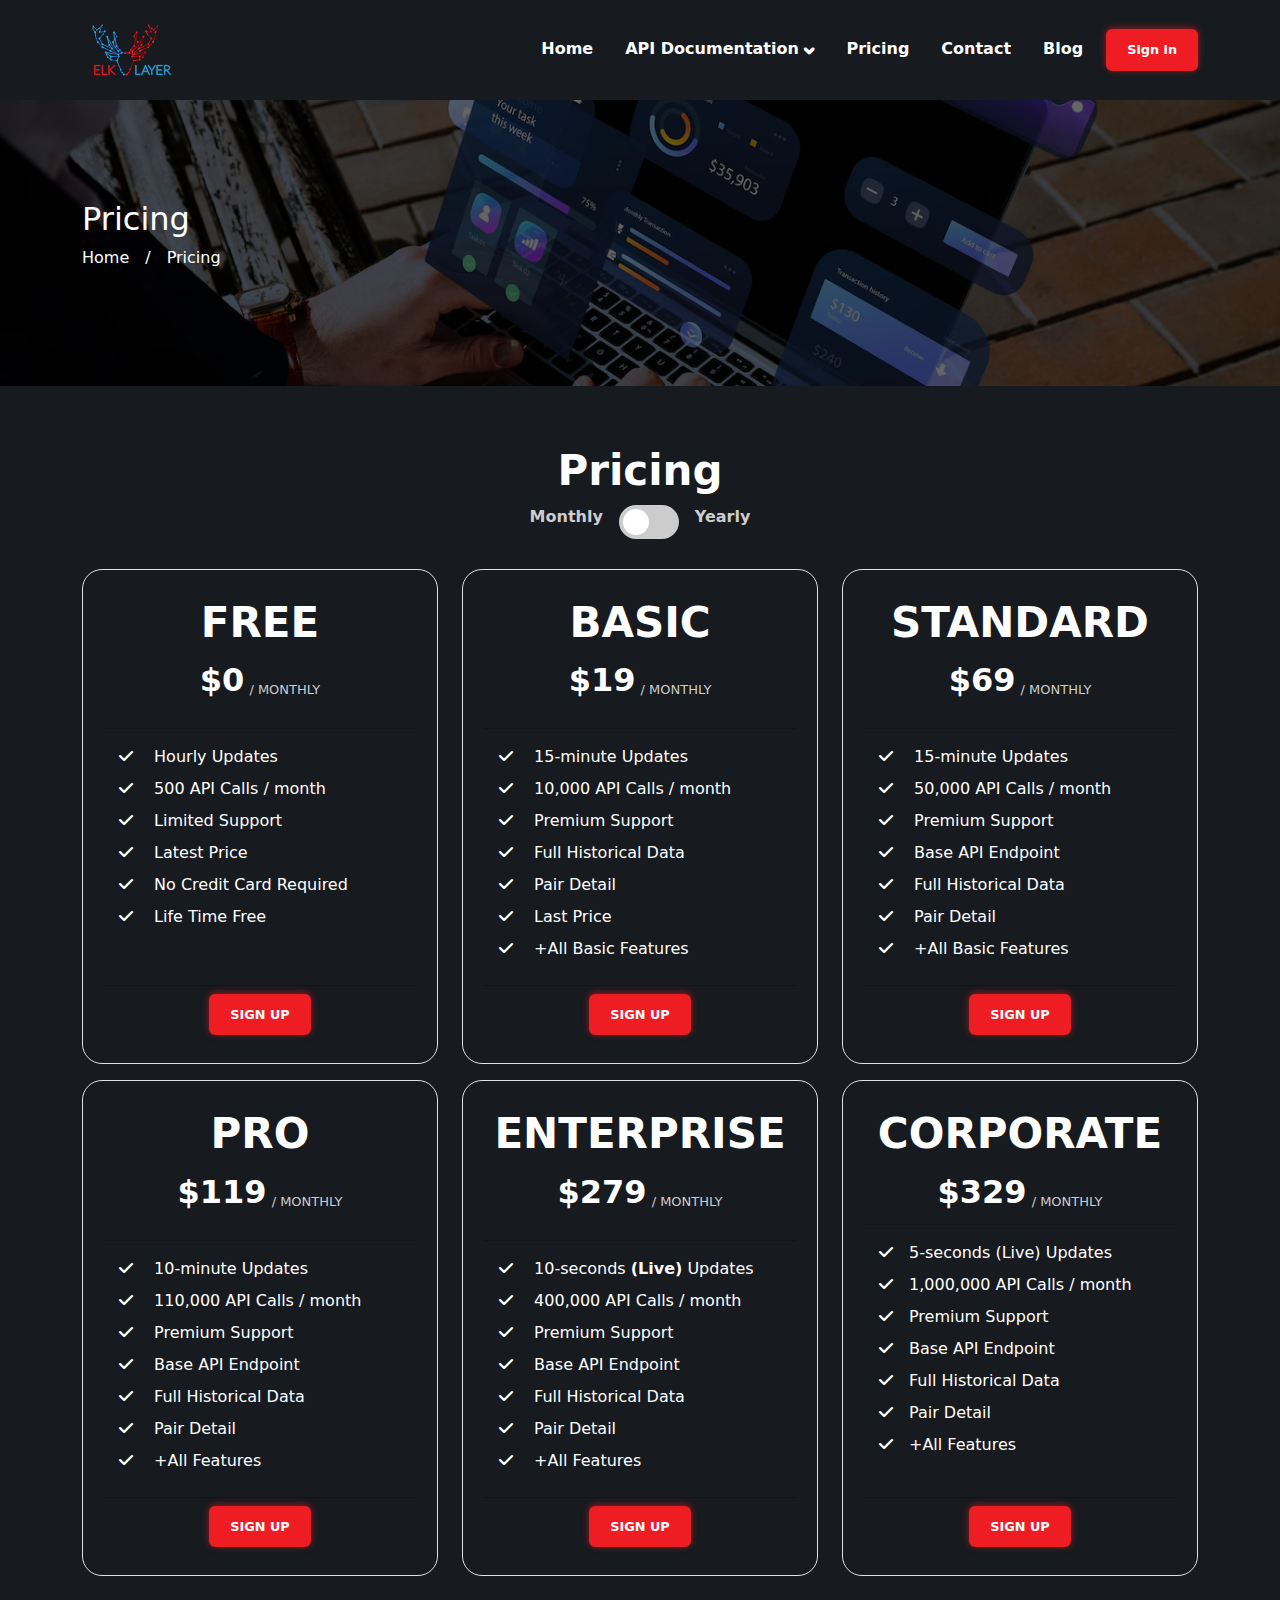
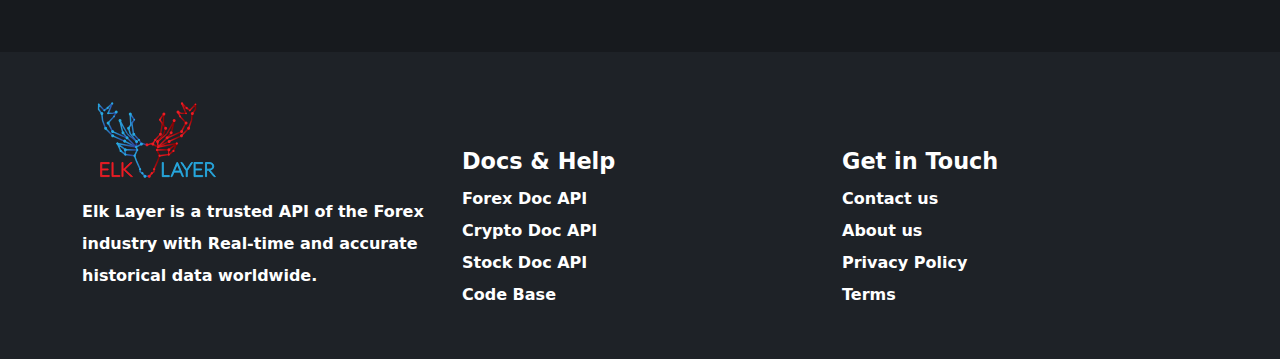
<file: pricing.html>
<!DOCTYPE html>
<html lang="en">

<head>
    <meta charset="UTF-8">
    <meta name="viewport" content="width=device-width, initial-scale=1.0">
    <title>Foreign Exchange Rate, Currency Rate & Free Forex API | ELK Layer</title>

    <link rel="shortcut icon" href="./assest/images/icons/favicon.ico" type="image/x-icon">
    <link rel="stylesheet" href="https://cdnjs.cloudflare.com/ajax/libs/font-awesome/6.5.2/css/all.min.css">
    <link rel="stylesheet" href="./assest/css/bootstrap.min.css">
    <link rel="stylesheet" href="./assest/scss/style.css">
    <link rel="stylesheet" href="./assest/css/custom.css">
</head>

<body>
    <div class="main">
        <header class="">
            <nav class="navbar navbar-expand-lg  d-flex align-items-center w-100 h-100">
                <div class="container">
                    <a class="navbar-brand" href="#">
                        <img class="img-fluid" src="./assest/images/icons/logo.svg" alt="">
                    </a>
                    <button class="navbar-toggler border-none border-0" type="button" data-bs-toggle="offcanvas"
                        data-bs-target="#staticBackdrop" aria-controls="staticBackdrop" aria-expanded="false"
                        aria-label="Toggle navigation">
                        <i class="fa-solid fa-bars text-white"></i>
                    </button>
                    <!--  -->
                    <div class="offcanvas offcanvas-start" data-bs-backdrop="static" tabindex="-1" id="staticBackdrop"
                        aria-labelledby="staticBackdropLabel">
                        <div class="offcanvas-header">
                            <a class="navbar-brand" href="#">
                                <img class="img-fluid" src="./assest/images/icons/logo.svg" alt="">
                            </a>
                            <button type="button" class="btn-close" data-bs-dismiss="offcanvas"
                                aria-label="Close"></button>
                        </div>
                        <div class="offcanvas-body">
                            <ul class="navbar-nav ms-auto mb-2 mb-lg-0 gap-3">
                                <li class="nav-item">
                                    <a class="nav-link active" aria-current="page" href="index.html">Home</a>
                                </li>
                                <li class="nav-item dropdown">
                                    <a class="nav-link " href="#" role="button" data-bs-toggle="dropdown"
                                        aria-expanded="false">
                                        API Documentation <i class="fa-solid fa-chevron-down"
                                            style="-webkit-text-stroke-width: 2px; font-size: 10px;"></i>
                                    </a>
                                    <ul class="dropdown-menu shadow ">
                                        <li><a class="dropdown-item" href="Forex.html">Forex API</a></li>
                                        <li><a class="dropdown-item" href="Crypto.html">Crypto API</a></li>
                                        <li><a class="dropdown-item" href="Stock.html">Stock API</a></li>
                                    </ul>
                                </li>
                                <li class="nav-item">
                                    <a class="nav-link" href="pricing.html">Pricing</a>
                                </li>
                                <li class="nav-item">
                                    <a class="nav-link" href="contact.html">Contact</a>
                                </li>
                                <li class="nav-item">
                                    <a class="nav-link" href="blog.html">Blog</a>
                                </li>
                            </ul>
                            <a href="signin.html" class="btn btn-white">Sign in</a>
                        </div>
                    </div>
                    <!--  -->
                </div>
            </nav>
        </header>
        <div class="main-container">
            <section class="single-banner background pricing-banner">
                <div class="container">
                    <div class="row">
                        <div class="col">
                            <div class="contant">
                                <h2 class="">Pricing</h2>
                                <nav aria-label="breadcrumb">
                                    <ol class="breadcrumb gap-3">
                                        <li class="breadcrumb-item text-white"><a href="index.html">Home</a></li>
                                        <li>/</li>
                                        <li class="breadcrumb-item active text-white" aria-current="page">Pricing</li>
                                    </ol>
                                </nav>
                            </div>
                        </div>
                    </div>
                </div>
            </section>
            <section class="pricing default-sec">
                <div class="container">
                    <div class="row  mx-auto mb-4">
                        <div class="col-lg-8 offset-lg-2">
                            <div
                                class="content mx-auto d-flex justify-content-center align-items-center text-center flex-column">
                                <h2 class="sub-heading">Pricing</h2>
                                <div class="d-flex  gap-3">
                                    <p class="text">Monthly</p>

                                    <label class="switch">
                                        <input type="checkbox" id="checbox" />
                                        <span class="slider round" id="checbox"></span>
                                    </label>

                                    <p class="text">Yearly</p>
                                </div>
                            </div>
                        </div>
                    </div>
                    <div class="row">
                        <div class="col-lg-4 col-md-6 mb-3">
                            <div class="card border rounded-custom">
                                <div class="card-header">
                                    <div class="d-flex flex-column align-items-center">
                                        <h2 class="sub-heading">FREE</h2>
                                        <p class="">
                                            <span class="fs-2 fw-bold text1">$0</span>
                                            <span class="fs-2 fw-bold text2 d-none">$0</span>
                                            <sub class="small-text">/ MONTHLY</sub>
                                        </p>
                                    </div>
                                </div>
                                <div class="card-body">
                                    <div class="pb-2"><i class="fa-solid fa-check pe-3"></i> Hourly Updates</div>
                                    <div class="pb-2"><i class="fa-solid fa-check pe-3"></i> 500 API Calls / month</div>
                                    <div class="pb-2"><i class="fa-solid fa-check pe-3"></i> Limited Support</div>
                                    <div class="pb-2"><i class="fa-solid fa-check pe-3"></i> Latest Price</div>
                                    <div class="pb-2"><i class="fa-solid fa-check pe-3"></i> No Credit Card Required
                                    </div>
                                    <div class="pb-2"><i class="fa-solid fa-check pe-3"></i> Life Time Free</div>
                                </div>
                                <div class="card-footer">
                                    <div class="d-flex flex-column align-items-center">
                                        <a href="signup.html" class="btn btn-white">SIGN UP</a>
                                    </div>
                                </div>
                            </div>
                        </div>
                        <div class="col-lg-4 col-md-6 mb-3">
                            <div class="card border rounded-custom">
                                <div class="card-header">
                                    <div class="d-flex flex-column align-items-center">
                                        <h2 class="sub-heading">BASIC</h2>
                                        <p class="">
                                            <span class="fs-2 fw-bold text1">$19</span>
                                            <span class="fs-2 fw-bold text2 d-none">$182</span>
                                            <sub class="small-text">/ MONTHLY</sub>
                                        </p>
                                    </div>
                                </div>
                                <div class="card-body">
                                    <div class="pb-2"><i class="fa-solid fa-check pe-3"></i> 15-minute Updates</div>
                                    <div class="pb-2"><i class="fa-solid fa-check pe-3"></i> 10,000 API Calls / month
                                    </div>
                                    <div class="pb-2"><i class="fa-solid fa-check pe-3"></i> Premium Support</div>
                                    <div class="pb-2"><i class="fa-solid fa-check pe-3"></i> Full Historical Data</div>
                                    <div class="pb-2"><i class="fa-solid fa-check pe-3"></i> Pair Detail</div>
                                    <div class="pb-2"><i class="fa-solid fa-check pe-3"></i> Last Price</div>
                                    <div class="pb-2"><i class="fa-solid fa-check pe-3"></i> +All Basic Features</div>
                                </div>
                                <div class="card-footer">
                                    <div class="d-flex flex-column align-items-center">
                                        <a href="signup.html" class="btn btn-white">SIGN UP</a>
                                    </div>
                                </div>
                            </div>
                        </div>
                        <div class="col-lg-4 col-md-6 mb-3">
                            <div class="card border rounded-custom">
                                <div class="card-header">
                                    <div class="d-flex flex-column align-items-center">
                                        <h2 class="sub-heading">STANDARD</h2>
                                        <p class="">
                                            <span class="fs-2 fw-bold text1">$69</span>
                                            <span class="fs-2 fw-bold text2 d-none">$712</span>
                                            <sub class="small-text">/ MONTHLY</sub>
                                        </p>
                                    </div>
                                </div>
                                <div class="card-body">
                                    <div class="pb-2"><i class="fa-solid fa-check pe-3"></i> 15-minute Updates</div>
                                    <div class="pb-2"><i class="fa-solid fa-check pe-3"></i> 50,000 API Calls / month
                                    </div>
                                    <div class="pb-2"><i class="fa-solid fa-check pe-3"></i> Premium Support</div>
                                    <div class="pb-2"><i class="fa-solid fa-check pe-3"></i> Base API Endpoint</div>
                                    <div class="pb-2"><i class="fa-solid fa-check pe-3"></i> Full Historical Data</div>
                                    <div class="pb-2"><i class="fa-solid fa-check pe-3"></i> Pair Detail</div>
                                    <div class="pb-2"><i class="fa-solid fa-check pe-3"></i> +All Basic Features</div>
                                </div>
                                <div class="card-footer">
                                    <div class="d-flex flex-column align-items-center">
                                        <a href="signup.html" class="btn btn-white">SIGN UP</a>
                                    </div>
                                </div>
                            </div>
                        </div>
                        <div class="col-lg-4 col-md-6 mb-3">
                            <div class="card border rounded-custom">
                                <div class="card-header">
                                    <div class="d-flex flex-column align-items-center">
                                        <h2 class="sub-heading">PRO</h2>
                                        <p class="">
                                            <span class="fs-2 fw-bold text1">$119</span>
                                            <span class="fs-2 fw-bold text2 d-none">$1228</span>
                                            <sub class="small-text">/ MONTHLY</sub>
                                        </p>
                                    </div>
                                </div>
                                <div class="card-body">
                                    <div class="pb-2"><i class="fa-solid fa-check pe-3"></i> 10-minute Updates</div>
                                    <div class="pb-2"><i class="fa-solid fa-check pe-3"></i> 110,000 API Calls / month
                                    </div>
                                    <div class="pb-2"><i class="fa-solid fa-check pe-3"></i> Premium Support</div>
                                    <div class="pb-2"><i class="fa-solid fa-check pe-3"></i> Base API Endpoint</div>
                                    <div class="pb-2"><i class="fa-solid fa-check pe-3"></i> Full Historical Data</div>
                                    <div class="pb-2"><i class="fa-solid fa-check pe-3"></i> Pair Detail</div>
                                    <div class="pb-2"><i class="fa-solid fa-check pe-3"></i> +All Features</div>
                                </div>
                                <div class="card-footer">
                                    <div class="d-flex flex-column align-items-center">
                                        <a href="signup.html" class="btn btn-white">SIGN UP</a>
                                    </div>
                                </div>
                            </div>
                        </div>
                        <div class="col-lg-4 col-md-6 mb-3">
                            <div class="card border rounded-custom">
                                <div class="card-header">
                                    <div class="d-flex flex-column align-items-center">
                                        <h2 class="sub-heading">ENTERPRISE</h2>
                                        <p class="">
                                            <span class="fs-2 fw-bold text1">$279</span>
                                            <span class="fs-2 fw-bold text2 d-none">$2946</span>
                                            <sub class="small-text">/ MONTHLY</sub>
                                        </p>
                                    </div>
                                </div>
                                <div class="card-body">
                                    <div class="pb-2"><i class="fa-solid fa-check pe-3"></i> 10-seconds <b>(Live)</b>
                                        Updates</div>
                                    <div class="pb-2"><i class="fa-solid fa-check pe-3"></i> 400,000 API Calls / month
                                    </div>
                                    <div class="pb-2"><i class="fa-solid fa-check pe-3"></i> Premium Support</div>
                                    <div class="pb-2"><i class="fa-solid fa-check pe-3"></i> Base API Endpoint</div>
                                    <div class="pb-2"><i class="fa-solid fa-check pe-3"></i> Full Historical Data</div>
                                    <div class="pb-2"><i class="fa-solid fa-check pe-3"></i> Pair Detail</div>
                                    <div class="pb-2"><i class="fa-solid fa-check pe-3"></i> +All Features</div>
                                </div>
                                <div class="card-footer">
                                    <div class="d-flex flex-column align-items-center">
                                        <a href="signup.html" class="btn btn-white">SIGN UP</a>
                                    </div>
                                </div>
                            </div>
                        </div>
                        <div class="col-lg-4 col-md-6 mb-3">
                            <div class="card border rounded-custom">
                                <div class="card-header">
                                    <div class="d-flex flex-column align-items-center">
                                        <h2 class="sub-heading">CORPORATE</h2>
                                        <div class="">
                                            <span class="fs-2 fw-bold text1" monthly="19" yearly="" 190>$329</span>
                                            <span class="fs-2 fw-bold text2 d-none">$3474</span>
                                            <sub class="small-text">/ MONTHLY</sub>
                                        </div>
                                    </div>
                                </div>
                                <div class="card-body">
                                    <div class="pb-2"><i class="fa-solid fa-check pe-3"></i>5-seconds (Live) Updates
                                    </div>
                                    <div class="pb-2"><i class="fa-solid fa-check pe-3"></i>1,000,000 API Calls / month
                                    </div>
                                    <div class="pb-2"><i class="fa-solid fa-check pe-3"></i>Premium Support</div>
                                    <div class="pb-2"><i class="fa-solid fa-check pe-3"></i>Base API Endpoint</div>
                                    <div class="pb-2"><i class="fa-solid fa-check pe-3"></i>Full Historical Data</div>
                                    <div class="pb-2"><i class="fa-solid fa-check pe-3"></i>Pair Detail</div>
                                    <div class="pb-2"><i class="fa-solid fa-check pe-3"></i>+All Features</div>
                                </div>
                                <div class="card-footer">
                                    <div class="d-flex flex-column align-items-center">
                                        <a href="signup.html" class="btn btn-white">SIGN UP</a>
                                    </div>
                                </div>
                            </div>
                        </div>
                    </div>
                </div>
            </section>
        </div>
        <footer class="py-5">
            <div class="container">
                <div class="row">
                    <div class="col-lg-4 col-md-12">
                        <div class="footer-wrapper">
                            <div class="imag-wrapper mb-3">
                                <img class="img-fluid footer-logo" src="./assest/images/icons/logo.svg" alt="">
                            </div>
                            <p class="text">Elk Layer is a trusted API of the Forex industry with Real-time and accurate
                                historical data worldwide.</p>
                        </div>
                    </div>
                    <div class="col-lg-4 col-md-6">
                        <div class="footer-wrapper mt-5">
                            <h5 class="footer-title">Docs & Help</h5><br>
                            <a href="Forex.html" class="text">Forex Doc API</a> <br>
                            <a href="Crypto.html" class="text">Crypto Doc API</a> <br>
                            <a href="Stock.html" class="text">Stock Doc API</a> <br>
                            <a href="Error.html" class="text">Code Base</a>
                        </div>
                    </div>
                    <div class="col-lg-4 col-md-6">
                        <div class="footer-wrapper mt-5">
                            <h5 class="footer-title">Get in Touch</h5> <br>
                            <a href="contact.html" class="text">Contact us</a> <br>
                            <a href="About.html" class="text">About us</a> <br>
                            <a href="Privacy.html" class="text">Privacy Policy</a> <br>
                            <a href="Terms.html" class="text">Terms</a>
                        </div>
                    </div>
                </div>
            </div>
        </footer>
    </div>

    <script src="./assest/js/bootstrap.bundle.min.js"></script>
    <script src="./assest/js/jquery.js"></script>
    <script src="./assest/js/custom.js"></script>
</body>

</html>
</file>
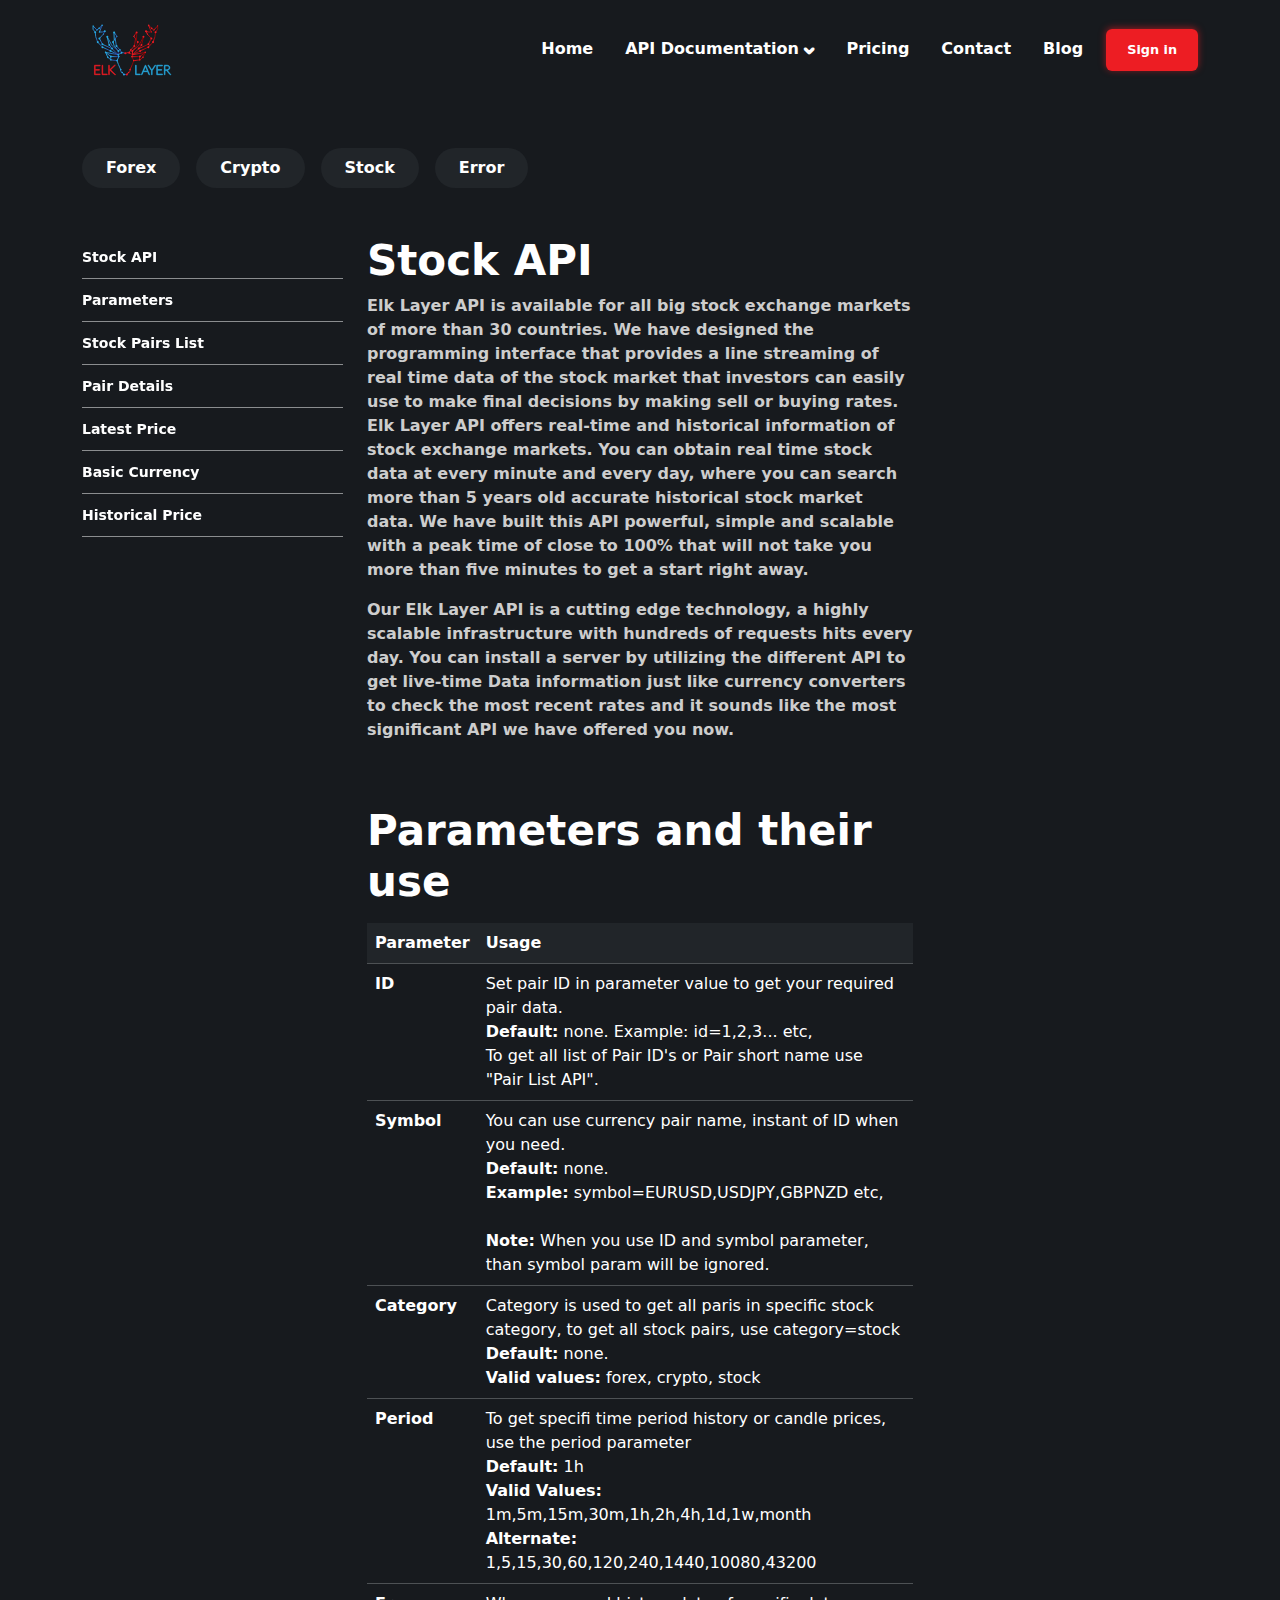
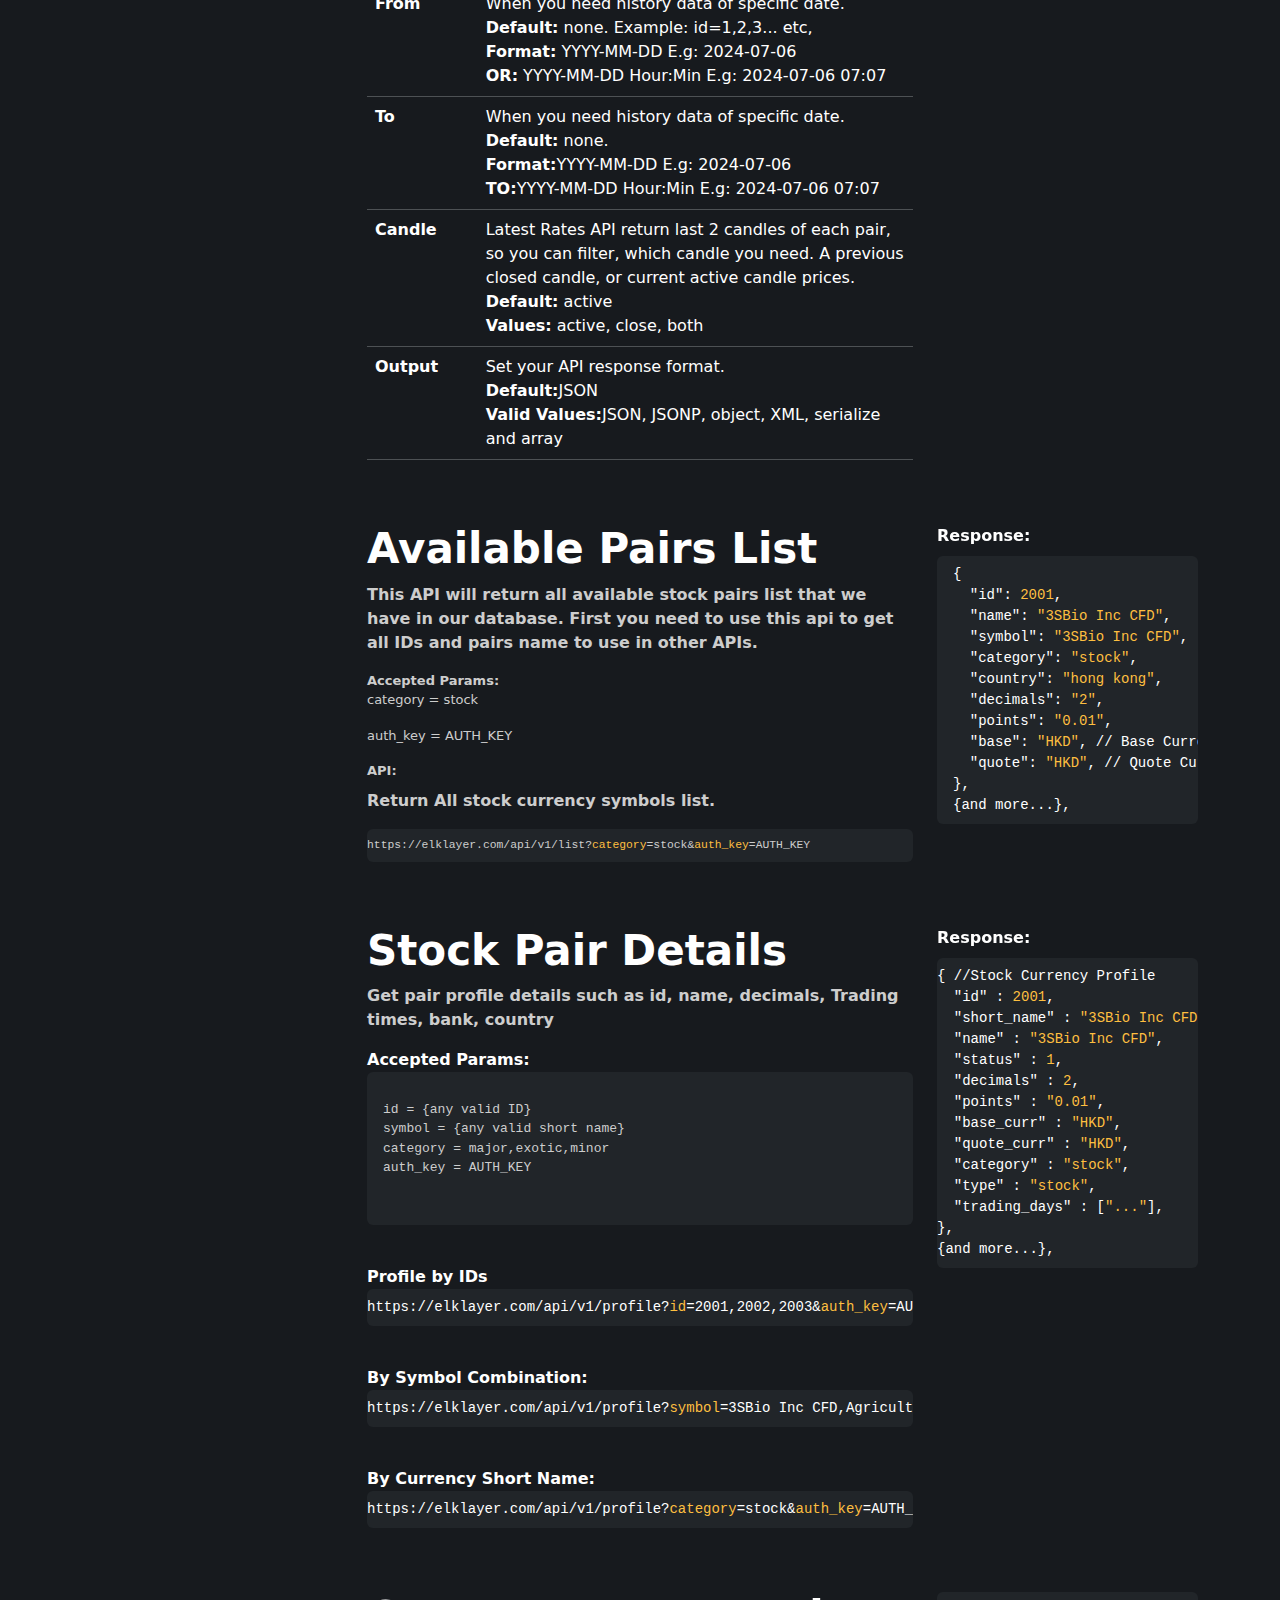
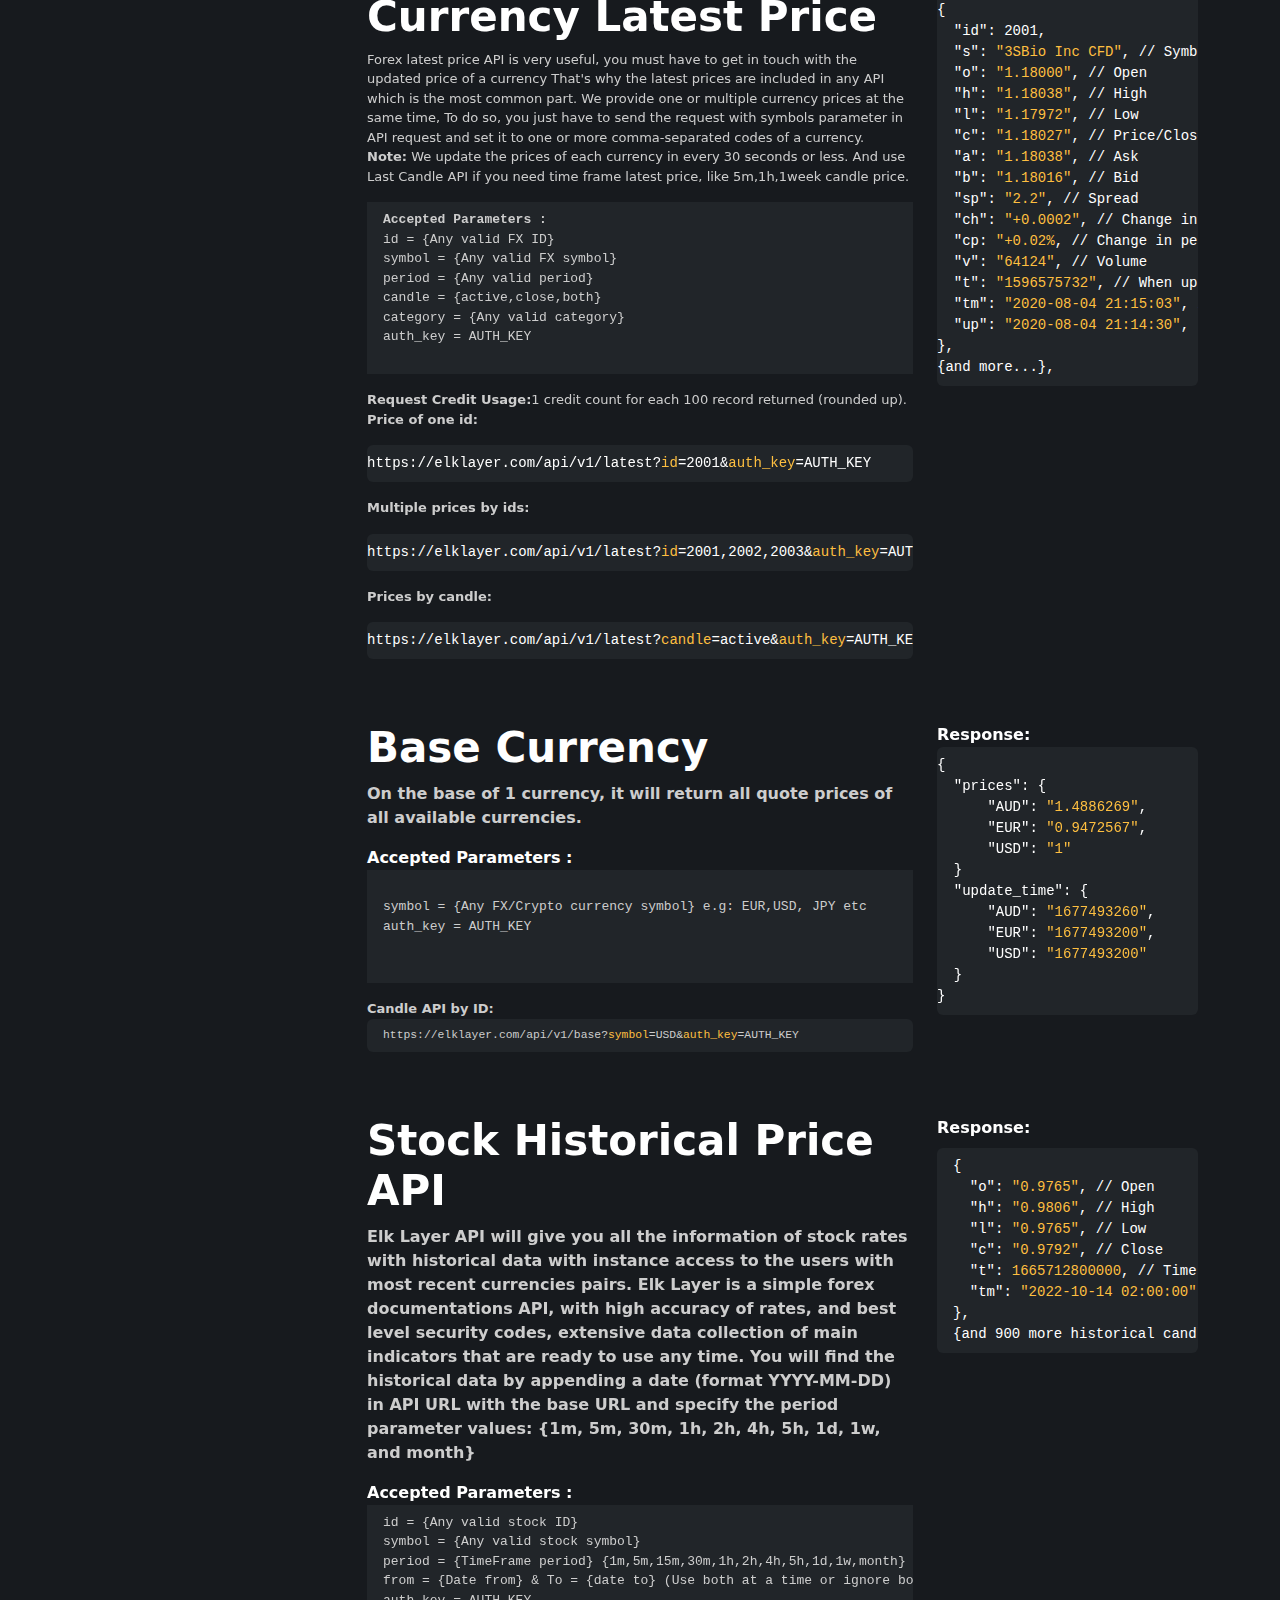
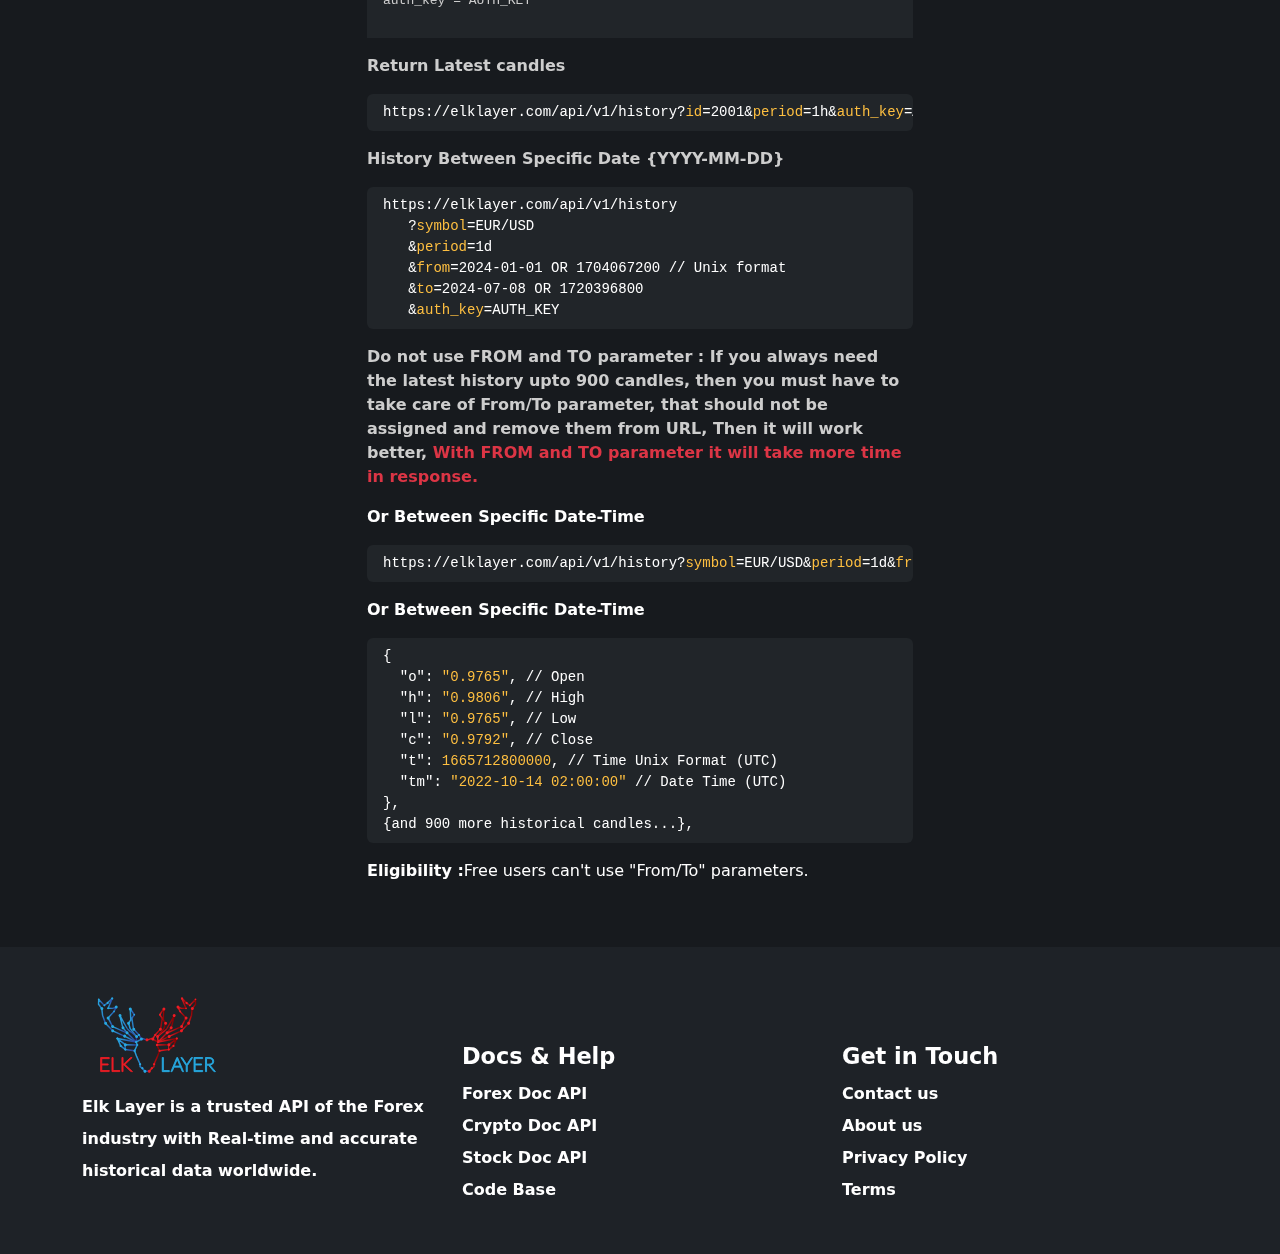
<file: stock.html>
<!DOCTYPE html>
<html lang="en">

<head>
  <meta charset="UTF-8">
  <meta name="viewport" content="width=device-width, initial-scale=1.0">
  <title>Foreign Exchange Rate, Currency Rate & Free Forex API | ELK Layer</title>

  <link rel="shortcut icon" href="./assest/images/icons/favicon.ico" type="image/x-icon">
  <link rel="stylesheet" href="https://cdnjs.cloudflare.com/ajax/libs/font-awesome/6.5.2/css/all.min.css">
  <link rel="stylesheet" href="./assest/css/bootstrap.min.css">
  <link rel="stylesheet" href="./assest/scss/style.css">
  <link rel="stylesheet" href="./assest/css/custom.css">
</head>

<body>
  <div class="main">
    <header class="">
      <nav class="navbar navbar-expand-lg  d-flex align-items-center w-100 h-100">
        <div class="container">
          <a class="navbar-brand" href="#">
            <img class="img-fluid" src="./assest/images/icons/logo.svg" alt="">
          </a>
          <button class="navbar-toggler border-none border-0" type="button" data-bs-toggle="offcanvas"
            data-bs-target="#staticBackdrop" aria-controls="staticBackdrop" aria-expanded="false"
            aria-label="Toggle navigation">
            <i class="fa-solid fa-bars text-white"></i>
          </button>
          <!--  -->
          <div class="offcanvas offcanvas-start" data-bs-backdrop="static" tabindex="-1" id="staticBackdrop"
            aria-labelledby="staticBackdropLabel">
            <div class="offcanvas-header">
              <a class="navbar-brand" href="#">
                <img class="img-fluid" src="./assest/images/icons/logo.svg" alt="">
              </a>
              <button type="button" class="btn-close" data-bs-dismiss="offcanvas" aria-label="Close"></button>
            </div>
            <div class="offcanvas-body">
              <ul class="navbar-nav ms-auto mb-2 mb-lg-0 gap-3">
                <li class="nav-item">
                  <a class="nav-link active" aria-current="page" href="index.html">Home</a>
                </li>
                <li class="nav-item dropdown">
                  <a class="nav-link " href="#" role="button" data-bs-toggle="dropdown" aria-expanded="false">
                    API Documentation <i class="fa-solid fa-chevron-down"
                      style="-webkit-text-stroke-width: 2px; font-size: 10px;"></i>
                  </a>
                  <ul class="dropdown-menu shadow ">
                    <li><a class="dropdown-item" href="Forex.html">Forex API</a></li>
                    <li><a class="dropdown-item" href="Crypto.html">Crypto API</a></li>
                    <li><a class="dropdown-item" href="Stock.html">Stock API</a></li>
                  </ul>
                </li>
                <li class="nav-item">
                  <a class="nav-link" href="pricing.html">Pricing</a>
                </li>
                <li class="nav-item">
                  <a class="nav-link" href="contact.html">Contact</a>
                </li>
                <li class="nav-item">
                  <a class="nav-link" href="blog.html">Blog</a>
                </li>
              </ul>
              <a href="signin.html" class="btn btn-white">Sign in</a>
            </div>
          </div>
          <!--  -->
        </div>
      </nav>
    </header>
    <div class="main-container">
      <section class="document">
        <div class="container">
          <div class="row ">
            <div class="col">
              <div class="doc-menu">
                <div class="d-lg-flex d-block justify-content-start my-5 tab-list gap-3">
                  <div class="fs-6 rounded-pill bg-dark text-white py-2 px-4 fw-bold mb-lg-0 mb-2"><a href="Forex.html">Forex</a>
                  </div>
                  <div class="fs-6 rounded-pill bg-dark text-white py-2 px-4 fw-bold mb-lg-0 mb-2"><a href="Crypto.html">Crypto</a>
                  </div>
                  <div class="fs-6 rounded-pill bg-dark text-white py-2 px-4 fw-bold mb-lg-0 mb-2"><a href="Stock.html">Stock</a>
                  </div>
                  <div class="fs-6 rounded-pill bg-dark text-white py-2 px-4 fw-bold mb-lg-0 mb-2"><a href="Error.html">Error</a>
                  </div>
                </div>
              </div>
            </div>
          </div>
          <div class="row">
            <div class="col-lg-3">
              <div class="tab-stiky">
                <ul class="p-0">
                  <li><a href="#stock">Stock API</a></li>
                  <li><a href="#Parameters">Parameters</a></li>
                  <li><a href="#stockpairs">Stock Pairs List</a></li>
                  <li><a href="#pairdetals">Pair Details</a></li>
                  <li><a href="#latestprice">Latest Price</a></li>
                  <li><a href="#basiccurrency">Basic Currency</a></li>
                  <li><a href="#historicalprice">Historical Price</a></li>
                </ul>
              </div>
            </div>
            <div class="col-lg-9">
              <div class="tab-detail">
                <div id="stock" class="mb-5">
                  <div class="row">
                    <div class="col-lg-8">
                      <h2 class="sub-heading">Stock API</h2>
                      <p class="text">
                        Elk Layer API is available for all big stock exchange markets of more than 30 countries. We have
                        designed the programming interface that provides a line streaming of real time data of the stock
                        market that investors can easily use to make final decisions by making sell or buying rates. Elk
                        Layer API offers real-time and historical information of stock exchange markets. You can obtain
                        real
                        time stock data at every minute and every day, where you can search more than 5 years old
                        accurate
                        historical stock market data. We have built this API powerful, simple and scalable with a peak
                        time
                        of close to 100% that will not take you more than five minutes to get a start right away.
                      </p>
                      <p class="text">
                        Our Elk Layer API is a cutting edge technology, a highly scalable infrastructure with hundreds
                        of
                        requests hits every day. You can install a server by utilizing the different API to get
                        live-time
                        Data information just like currency converters to check the most recent rates and it sounds like
                        the
                        most significant API we have offered you now.
                      </p>
                    </div>
                    <div class="col-lg-4"></div>
                  </div>

                </div>
                <div id="Parameters" class="mb-5">
                  <div class="row">
                    <div class="col-lg-8">
                      <h2 class="sub-heading mb-3">Parameters and their use</h2>
                      <!-- table -->
                      <table class="table table-dark">
                        <thead>
                          <tr class="bg-dark">
                            <th scope="col">
                              Parameter</th>
                            <th scope="col">Usage</th>
                          </tr>
                        </thead>
                        <tbody>
                          <tr>
                            <th scope="row">ID</th>
                            <td>
                              Set pair ID in parameter value to get your required pair data. <br>
                              <b class="mb-5">Default:</b> none. Example: id=1,2,3... etc, <br>
                              To get all list of Pair ID's or Pair short name use "Pair List API".
                            </td>
                          </tr>
                          <tr>
                            <th scope="row">Symbol</th>
                            <td>
                              You can use currency pair name, instant of ID when you need.<br>
                              <b class="mb-5">Default:</b> none. <br>
                              <b class="mb-5">Example:</b> symbol=EURUSD,USDJPY,GBPNZD etc,<br> <br>
                              <b class="mb-5">Note:</b> When you use ID and symbol parameter, than symbol param will be
                              ignored.
                            </td>
                          </tr>
                          <tr>
                            <th scope="row">Category</th>
                            <td>
                              Category is used to get all paris in specific stock category, to get all stock pairs, use
                              category=stock<br>
                              <b class="mb-5">Default:</b> none.<br>
                              <b class="mb-5">Valid values:</b> forex, crypto, stock
                            </td>
                          </tr>
                          <tr>
                            <th scope="row">Period</th>
                            <td>
                              To get specifi time period history or candle prices, use the period parameter<br>
                              <b class="mb-5">Default:</b> 1h<br>
                              <b class="mb-5">Valid Values:</b> 1m,5m,15m,30m,1h,2h,4h,1d,1w,month<br>
                              <b class="mb-5">Alternate: </b> 1,5,15,30,60,120,240,1440,10080,43200<br>
                            </td>
                          </tr>
                          <tr>
                            <th scope="row">From</th>
                            <td>
                              When you need history data of specific date. <br>
                              <b class="mb-5">Default:</b> none. Example: id=1,2,3... etc, <br>
                              <b class="mb-5">Format:</b> YYYY-MM-DD E.g: 2024-07-06 <br>
                              <b class="mb-5">OR:</b> YYYY-MM-DD Hour:Min E.g: 2024-07-06 07:07
                            </td>
                          </tr>
                          <tr>
                            <th scope="row">To</th>
                            <td>
                              When you need history data of specific date. <br>
                              <b class="mb-5">Default:</b> none. <br>
                              <b class="mb-5">Format:</b>YYYY-MM-DD E.g: 2024-07-06 <br>
                              <b class="mb-5">TO:</b>YYYY-MM-DD Hour:Min E.g: 2024-07-06 07:07 <br>
                            </td>
                          </tr>
                          <tr>
                            <th scope="row">Candle</th>
                            <td>
                              Latest Rates API return last 2 candles of each pair, so you can filter, which candle you
                              need.
                              A previous closed candle, or current active candle prices. <br>
                              <b class="mb-5">Default:</b> active <br>
                              <b class="mb-5">Values:</b> active, close, both <br>
                            </td>
                          </tr>
                          <tr>
                            <th scope="row">Output</th>
                            <td>
                              Set your API response format. <br>
                              <b class="mb-5">Default:</b>JSON <br>
                              <b class="mb-5">Valid Values:</b>JSON, JSONP, object, XML, serialize and array
                            </td>
                          </tr>
                        </tbody>
                      </table>
                    </div>
                    <div class="col-lg-4"></div>
                  </div>
                </div>
                <div id="stockpairs" class="mb-5">
                  <div class="row">
                    <div class="col-lg-8">
                      <h2 class="sub-heading">Available Pairs List</h2>
                      <p class="text">
                        This API will return all available stock pairs list that we have in our database. First you need
                        to
                        use this api to get all IDs and pairs name to use in other APIs.
                      </p>
                      <div class="small-text">
                        <b class="mb-5">Accepted Params:</b>
                        <p>category = stock</p>
                        <p>auth_key = AUTH_KEY</p>
                      </div>
                      <div class="small-text">
                        <p class="mb-2"><b class="mb-5">API:</b></p>
                        <p class="text">Return All stock currency symbols list.</p>

                        <pre
                          class="bg-dark rounded py-2 code-print p-all-10 m-t-5">https://elklayer.com/api/v1/list?<span class="yellow">category</span>=<span class="off-white">stock</span>&amp;<span class="yellow">auth_key</span>=<span class="off-white">AUTH_KEY</span></pre>
                      </div>
                    </div>
                    <div class="col-lg-4">
                      <div class="tab-stiky">
                        <p class="mb-2"><b class="mb-5">Response:</b></p>

                        <pre
                          class="bg-dark rounded py-2 px-3 code-print p-all-10 m-t-5 font-size-13"><code><span class="off-white">{</span><br>&nbsp;&nbsp;"id"<span class="off-white">:&nbsp;</span><span class="yellow">2001</span><span class="off-white">,</span><br>&nbsp;&nbsp;"name"<span class="off-white">:&nbsp;</span><span class="yellow">"3SBio Inc CFD"</span><span class="off-white">,</span><br>&nbsp;&nbsp;"symbol"<span class="off-white">:&nbsp;</span><span class="yellow">"3SBio Inc CFD"</span><span class="off-white">,</span><br>&nbsp;&nbsp;"category"<span class="off-white">:&nbsp;</span><span class="yellow">"stock"</span><span class="off-white">,</span><br>&nbsp;&nbsp;"country"<span class="off-white">:&nbsp;</span><span class="yellow">"hong kong"</span><span class="off-white">,</span><br>&nbsp;&nbsp;"decimals"<span class="off-white">:&nbsp;</span><span class="yellow">"2"</span><span class="off-white">,</span><br>&nbsp;&nbsp;"points"<span class="off-white">:&nbsp;</span><span class="yellow">"0.01"</span><span class="off-white">,</span><br>&nbsp;&nbsp;"base"<span class="off-white">:&nbsp;</span><span class="yellow">"HKD"</span><span class="off-white">,</span> <span class="comm">// Base Currency</span><br>&nbsp;&nbsp;"quote"<span class="off-white">:&nbsp;</span><span class="yellow">"HKD"</span><span class="off-white">,</span> <span class="comm">// Quote Currency</span><br><span class="off-white">},<br></span><span class="off-white">{and more...},</span></code></pre>

                      </div>
                    </div>
                  </div>
                </div>
                <div id="pairdetals" class="mb-5">
                  <div class="row">
                    <div class="col-lg-8">
                      <h2 class="sub-heading">Stock Pair Details</h2>
                      <p class="text">
                        Get pair profile details such as id, name, decimals, Trading times, bank, country
                      </p>
                      <div class="">
                        <b class="mb-5">Accepted Params:</b>
                        <pre class="bg-dark small-text px-3 py-2 rounded">
                      <code>
id = {any valid ID}
symbol = {any valid short name}
category = major,exotic,minor
auth_key = AUTH_KEY
                      </code>
                    </pre>
                        <br>
                        <b class="mb-5">Profile by IDs</b>
                        <pre
                          class="bg-dark rounded py-2 code-print p-all-10 m-t-5">https://elklayer.com/api/v1/profile?<span class="yellow">id</span>=<span class="off-white">2001,2002,2003</span>&amp;<span class="yellow">auth_key</span>=<span class="off-white">AUTH_KEY</span></pre>
                        <br>
                        <b class="mb-5">By Symbol Combination:</b>
                        <pre
                          class="bg-dark rounded py-2 code-print p-all-10 m-t-5">https://elklayer.com/api/v1/profile?<span class="yellow">symbol</span>=<span class="off-white">3SBio Inc CFD,Agricultural Bank of China CFD</span>&amp;<span class="yellow">auth_key</span>=<span class="off-white">AUTH_KEY</span></pre>
                        <br>
                        <b class="mb-5">By Currency Short Name:</b>
                        <pre
                          class="bg-dark rounded py-2 code-print p-all-10 m-t-5">https://elklayer.com/api/v1/profile?<span class="yellow">category</span>=<span class="off-white">stock</span>&amp;<span class="yellow">auth_key</span>=<span class="off-white">AUTH_KEY</span></pre>
                      </div>
                    </div>
                    <div class="col-lg-4">
                      <div class="tab-stiky">
                        <p class="mb-2"><b class="mb-5">Response:</b></p>
                        <pre
                          class="bg-dark rounded py-2 code-print p-all-10 m-t-5 font-size-13"><code><span class="off-white">{</span> <span class="comm">//Stock Currency Profile</span><br>&nbsp; "id" <span class="off-white">: <span class="yellow">2001</span>,</span><br>&nbsp; "short_name" <span class="off-white">: <span class="yellow">"3SBio Inc CFD"</span>,</span><br>&nbsp; "name" <span class="off-white">: <span class="yellow">"3SBio Inc CFD"</span>,</span><br>&nbsp; "status" <span class="off-white">: <span class="yellow">1</span>,</span><br>&nbsp; "decimals" <span class="off-white">: <span class="yellow">2</span>,</span><br>&nbsp; "points" <span class="off-white">: <span class="yellow">"0.01"</span>,</span><br>&nbsp; "base_curr" <span class="off-white">: <span class="yellow">"HKD"</span>,</span><br>&nbsp; "quote_curr" <span class="off-white">: <span class="yellow">"HKD"</span>,</span><br>&nbsp; "category" <span class="off-white">: <span class="yellow">"stock"</span>,</span><br>&nbsp; "type" <span class="off-white">: <span class="yellow">"stock"</span>,</span><br>&nbsp; "trading_days" <span class="off-white">: [<span class="yellow">"..."</span>],</span><br><span class="off-white">},</span><br>{and more...},</code></pre>
                      </div>
                    </div>
                  </div>
                </div>
                <div id="latestprice" class="mb-5">
                  <div class="row">
                    <div class="col-lg-8">
                      <h2 class="sub-heading">Currency Latest Price</h2>
                      <p class="small-text">
                        Forex latest price API is very useful, you must have to get in touch with the updated price of a
                        currency That's why the latest prices are included in any API which is the most common part. We
                        provide one or multiple currency prices at the same time, To do so, you just have to send the
                        request with symbols parameter in API request and set it to one or more comma-separated codes of
                        a currency.
                        <br>
                        <b class="mb-5">Note:</b>
                        We update the prices of each currency in every 30 seconds or less.
                        And use Last Candle API if you need time frame latest price, like 5m,1h,1week candle price.
                      </p>
                      <pre class="small-text bg-dark py-2 px-3">
<b class="mb-5">Accepted Parameters :</b>
id = {Any valid FX ID}
symbol = {Any valid FX symbol}
period = {Any valid period}
candle = {active,close,both}
category = {Any valid category}
auth_key = AUTH_KEY
                  </pre>
                      <p class="small-text">
                        <b class="mb-5">Request Credit Usage:</b>1 credit count for each 100 record returned (rounded
                        up).
                        <b class="mb-5">Price of one id:</b>
                      <pre
                        class="bg-dark rounded py-2 code-print p-all-10 m-t-5">https://elklayer.com/api/v1/latest?<span class="yellow">id</span>=<span class="off-white">2001</span>&amp;<span class="yellow">auth_key</span>=<span class="off-white">AUTH_KEY</span></pre>
                      </p>
                      <p class="small-text">
                        <b class="mb-5">Multiple prices by ids:</b>
                      <pre
                        class="bg-dark rounded py-2 code-print p-all-10 m-t-5">https://elklayer.com/api/v1/latest?<span class="yellow">id</span>=<span class="off-white">2001,2002,2003</span>&amp;<span class="yellow">auth_key</span>=<span class="off-white">AUTH_KEY</span></pre>
                      </p>
                      <p class="small-text">
                        <b class="mb-5">Prices by candle:</b>
                      <pre
                        class="bg-dark rounded py-2 code-print p-all-10 m-t-5">https://elklayer.com/api/v1/latest?<span class="yellow">candle</span>=<span class="off-white">active</span>&amp;<span class="yellow">auth_key</span>=<span class="off-white">AUTH_KEY</span></pre>
                      </p>

                    </div>
                    <div class="col-lg-4">
                      <pre
                        class="bg-dark rounded py-2 code-print p-all-10 m-t-5 font-size-13"><code><span class="off-white">{</span><br>&nbsp;&nbsp;"id"<span class="off-white">:&nbsp;</span>2001<span class="off-white">,</span><br>&nbsp;&nbsp;"s"<span class="off-white">:&nbsp;</span><span class="yellow">"3SBio Inc CFD"</span><span class="off-white">,</span><span class="comm"> // Symbol</span><br>&nbsp;&nbsp;"o"<span class="off-white">:&nbsp;</span><span class="yellow">"1.18000"</span><span class="off-white">,</span><span class="comm"> // Open</span><br>&nbsp;&nbsp;"h"<span class="off-white">:&nbsp;</span><span class="yellow">"1.18038"</span><span class="off-white">,</span><span class="comm"> // High</span><br>&nbsp;&nbsp;"l"<span class="off-white">:&nbsp;</span><span class="yellow">"1.17972"</span><span class="off-white">,</span><span class="comm"> // Low</span><br>&nbsp;&nbsp;"c"<span class="off-white">:&nbsp;</span><span class="yellow">"1.18027"</span><span class="off-white">,</span><span class="comm"> // Price/Close, Current price</span><br>&nbsp;&nbsp;"a"<span class="off-white">:&nbsp;</span><span class="yellow">"1.18038"</span><span class="off-white">,</span><span class="comm"> // Ask</span><br>&nbsp;&nbsp;"b"<span class="off-white">:&nbsp;</span><span class="yellow">"1.18016"</span><span class="off-white">,</span><span class="comm"> // Bid</span><br>&nbsp;&nbsp;"sp"<span class="off-white">:&nbsp;</span><span class="yellow">"2.2"</span><span class="off-white">,</span><span class="comm"> // Spread</span><br>&nbsp;&nbsp;"ch"<span class="off-white">:&nbsp;</span><span class="yellow">"+0.0002"</span><span class="off-white">,</span><span class="comm"> // Change in 1 day candle</span><br>&nbsp;&nbsp;"cp<span class="off-white">:&nbsp;</span><span class="yellow">"+0.02%</span><span class="off-white">,</span><span class="comm"> // Change in percentage</span><br>&nbsp;&nbsp;"v"<span class="off-white">:&nbsp;</span><span class="yellow">"64124"</span><span class="off-white">,</span><span class="comm"> // Volume</span><br>&nbsp;&nbsp;"t"<span class="off-white">:&nbsp;</span><span class="yellow">"1596575732"</span><span class="off-white">,</span><span class="comm"> // When update last time Time Unix Format (UTC)</span><br>&nbsp;&nbsp;"tm"<span class="off-white">:&nbsp;</span><span class="yellow">"2020-08-04 21:15:03"</span><span class="off-white">,</span><span class="comm"> // When update last time (UTC)</span><br>&nbsp;&nbsp;"up"<span class="off-white">:&nbsp;</span><span class="yellow">"2020-08-04 21:14:30"</span><span class="off-white">,</span><br><span class="off-white">},<br>{</span>and more...<span class="off-white">},</span></code></pre>
                    </div>
                  </div>

                </div>
                <div id="basiccurrency" class="mb-5">
                  <div class="row">
                    <div class="col-lg-8">
                      <h2 class="sub-heading">Base Currency</h2>
                      <p class="text">
                        On the base of 1 currency, it will return all quote prices of all available currencies.
                      </p>
                      <div class="">
                        <b class="mb-5">Accepted Parameters :</b>
                        <pre class="bg-dark small-text py-2 px-3 ">
                      <code>
symbol = {Any FX/Crypto currency symbol} e.g: EUR,USD, JPY etc
auth_key = AUTH_KEY
                      </code>
                    </pre>
                      </div>
                      <div class="">
                        <div class="small-text">
                          <b class="mb-5">Candle API by ID:</b>
                          <pre
                            class="bg-dark rounded py-2 px-3 code-print p-all-10 m-t-5">https://elklayer.com/api/v1/base?<span class="yellow">symbol</span>=<span class="off-white">USD</span>&amp;<span class="yellow">auth_key</span>=<span class="off-white">AUTH_KEY</span></pre>
                        </div>

                      </div>
                    </div>
                    <div class="col-lg-4">
                      <div class="tab-stiky">
                        <div class="">
                          <b class="mb-5">Response:</b>
                          <pre
                            class="bg-dark rounded py-2 code-print p-all-10 m-t-5 font-size-13"><code><span class="off-white">{</span><br>&nbsp;&nbsp;"prices"<span class="off-white">:&nbsp;{</span><br>&nbsp;&nbsp;&nbsp;&nbsp;&nbsp;&nbsp;"AUD"<span class="off-white">:&nbsp;</span><span class="yellow">"1.4886269"</span><span class="off-white">,</span><br>&nbsp;&nbsp;&nbsp;&nbsp;&nbsp;&nbsp;"EUR"<span class="off-white">:&nbsp;</span><span class="yellow">"0.9472567"</span><span class="off-white">,</span><br>&nbsp;&nbsp;&nbsp;&nbsp;&nbsp;&nbsp;"USD"<span class="off-white">:&nbsp;</span><span class="yellow">"1"</span><br>&nbsp;&nbsp;<span class="off-white">}</span><br>&nbsp;&nbsp;"update_time"<span class="off-white">:&nbsp;{</span><br>&nbsp;&nbsp;&nbsp;&nbsp;&nbsp;&nbsp;"AUD"<span class="off-white">:&nbsp;</span><span class="yellow">"1677493260"</span><span class="off-white">,</span><br>&nbsp;&nbsp;&nbsp;&nbsp;&nbsp;&nbsp;"EUR"<span class="off-white">:&nbsp;</span><span class="yellow">"1677493200"</span><span class="off-white">,</span><br>&nbsp;&nbsp;&nbsp;&nbsp;&nbsp;&nbsp;"USD"<span class="off-white">:&nbsp;</span><span class="yellow">"1677493200"</span><br>&nbsp;&nbsp;<span class="off-white">}</span><br><span class="off-white">}</span></code></pre>
                        </div>
                      </div>
                    </div>
                  </div>
                </div>
                <div id="historicalprice" class="mb-5">
                  <div class="row">
                    <div class="col-lg-8">
                      <h2 class="sub-heading">Stock Historical Price API</h2>
                      <p class="text">
                        Elk Layer API will give you all the information of stock rates with historical data with
                        instance access to the users with most recent currencies pairs. Elk Layer is a simple forex
                        documentations API, with high accuracy of rates, and best level security codes, extensive data
                        collection of main indicators that are ready to use any time. You will find the historical data
                        by appending a date (format YYYY-MM-DD) in API URL with the base URL and specify the period
                        parameter values: {1m, 5m, 30m, 1h, 2h, 4h, 5h, 1d, 1w, and month}
                      </p>
                      <div class="">
                        <b class="mb-5">Accepted Parameters :</b>
                        <pre class="small-text bg-dark px-3 py-2">
id = {Any valid stock ID}
symbol = {Any valid stock symbol}
period = {TimeFrame period} {1m,5m,15m,30m,1h,2h,4h,5h,1d,1w,month}
from = {Date from} & To = {date to} (Use both at a time or ignore both for latest history)
auth_key = AUTH_KEY
                   </pre>
                      </div>
                      <p class="text">
                        <b class="mb-5">Return Latest candles</b>
                      <pre
                        class="bg-dark rounded py-2 px-3 code-print p-all-10 m-t-5">https://elklayer.com/api/v1/history?<span class="yellow">id</span>=<span class="off-white">2001</span>&amp;<span class="yellow">period</span>=<span class="off-white">1h</span>&amp;<span class="yellow">auth_key</span>=<span class="off-white">AUTH_KEY</span></pre>
                      </p>
                      <p class="text">
                        <b class="mb-5">History Between Specific Date {YYYY-MM-DD}</b>
                      <pre
                        class="bg-dark rounded py-2 px-3 code-print p-all-10 m-t-5">https://elklayer.com/api/v1/history<br>&nbsp; &nbsp;?<span class="yellow">symbol</span>=<span class="off-white">EUR/USD</span><br>&nbsp; &nbsp;&amp;<span class="yellow">period</span>=<span class="off-white">1d</span><br>&nbsp; &nbsp;&amp;<span class="yellow">from</span>=<span class="off-white">2024-01-01</span> OR <span class="off-white">1704067200</span><span class="comm"> // Unix format</span><br>&nbsp; &nbsp;&amp;<span class="yellow">to</span>=<span class="off-white">2024-07-08</span> OR <span class="off-white">1720396800</span><br>&nbsp; &nbsp;&amp;<span class="yellow">auth_key</span>=<span class="off-white">AUTH_KEY</span></pre>
                      </p>
                      <p class="text">
                        <b class="mb-5">Do not use FROM and TO parameter :</b> If you always need the latest history
                        upto 900 candles, then you must have to take care of From/To parameter, that should not be
                        assigned and remove them from URL, Then it will work better,
                        <span class="text-danger">With FROM and TO parameter it will take more time in response.</span>

                      </p>
                      <p>
                        <b class="mb-5">Or Between Specific Date-Time</b>
                      <pre
                        class="bg-dark rounded py-2 px-3 code-print p-all-10 m-t-5">https://elklayer.com/api/v1/history?<span class="yellow">symbol</span>=EUR/USD&amp;<span class="yellow">period</span>=1d&amp;<span class="yellow">from</span>=2024-01-01T12:00&amp;<span class="yellow">to</span>=2024-07-08T12:00&amp;<span class="yellow">auth_key</span>=<span class="off-white">AUTH_KEY</span></pre>
                      </p>
                      <p>
                        <b class="mb-5">Or Between Specific Date-Time</b>
                      <pre
                        class="bg-dark rounded py-2 px-3 code-print p-all-10 m-t-5 font-size-13"><code><span class="off-white">{</span><br>&nbsp;&nbsp;"o"<span class="off-white">:&nbsp;</span><span class="yellow">"0.9765"</span><span class="off-white">,</span><span class="comm"> // Open</span><br>&nbsp;&nbsp;"h"<span class="off-white">:&nbsp;</span><span class="yellow">"0.9806"</span><span class="off-white">,</span><span class="comm"> // High</span><br>&nbsp;&nbsp;"l"<span class="off-white">:&nbsp;</span><span class="yellow">"0.9765"</span><span class="off-white">,</span><span class="comm"> // Low</span><br>&nbsp;&nbsp;"c"<span class="off-white">:&nbsp;</span><span class="yellow">"0.9792"</span><span class="off-white">,</span><span class="comm"> // Close</span><br>&nbsp;&nbsp;"t"<span class="off-white">:&nbsp;</span><span class="yellow">1665712800000</span><span class="off-white">,</span><span class="comm"> // Time Unix Format (UTC)</span><br>&nbsp;&nbsp;"tm"<span class="off-white">:&nbsp;</span><span class="yellow">"2022-10-14 02:00:00"</span><span class="comm"> // Date Time (UTC)</span><br><span class="off-white">},<br>{</span>and 900 more historical candles...<span class="off-white">},</span></code></pre>
                      </p>
                      <p>
                        <b class="mb-5">Eligibility :</b>Free users can't use "From/To" parameters.
                      </p>
                    </div>
                    <div class="col-lg-4">
                      <div class="tab-stiky">
                        <p class="mb-2"><b class="mb-5">Response:</b></p>

                        <pre
                          class="bg-dark rounded py-2 px-3 code-print p-all-10 m-t-5 font-size-13"><code><span class="off-white">{</span><br>&nbsp;&nbsp;"o"<span class="off-white">:&nbsp;</span><span class="yellow">"0.9765"</span><span class="off-white">,</span><span class="comm"> // Open</span><br>&nbsp;&nbsp;"h"<span class="off-white">:&nbsp;</span><span class="yellow">"0.9806"</span><span class="off-white">,</span><span class="comm"> // High</span><br>&nbsp;&nbsp;"l"<span class="off-white">:&nbsp;</span><span class="yellow">"0.9765"</span><span class="off-white">,</span><span class="comm"> // Low</span><br>&nbsp;&nbsp;"c"<span class="off-white">:&nbsp;</span><span class="yellow">"0.9792"</span><span class="off-white">,</span><span class="comm"> // Close</span><br>&nbsp;&nbsp;"t"<span class="off-white">:&nbsp;</span><span class="yellow">1665712800000</span><span class="off-white">,</span><span class="comm"> // Time Unix Format (UTC)</span><br>&nbsp;&nbsp;"tm"<span class="off-white">:&nbsp;</span><span class="yellow">"2022-10-14 02:00:00"</span><span class="comm"> // Date Time (UTC)</span><br><span class="off-white">},<br>{</span>and 900 more historical candles...<span class="off-white">},</span></code></pre>

                      </div>
                    </div>
                  </div>
                </div>
              </div>
            </div>
          </div>
        </div>
      </section>
    </div>
    <footer class="py-5">
      <div class="container">
        <div class="row">
          <div class="col-lg-4 col-md-12">
            <div class="footer-wrapper">
              <div class="imag-wrapper mb-3">
                <img class="img-fluid footer-logo" src="./assest/images/icons/logo.svg" alt="">
              </div>
              <p class="text">Elk Layer is a trusted API of the Forex industry with Real-time and accurate
                historical data worldwide.</p>
            </div>
          </div>
          <div class="col-lg-4 col-md-6">
            <div class="footer-wrapper mt-5">
              <h5 class="footer-title">Docs & Help</h5><br>
              <a href="Forex.html" class="text">Forex Doc API</a> <br>
              <a href="Crypto.html" class="text">Crypto Doc API</a> <br>
              <a href="Stock.html" class="text">Stock Doc API</a> <br>
              <a href="Error.html" class="text">Code Base</a>
            </div>
          </div>
          <div class="col-lg-4 col-md-6">
            <div class="footer-wrapper mt-5">
              <h5 class="footer-title">Get in Touch</h5> <br>
              <a href="contact.html" class="text">Contact us</a> <br>
              <a href="About.html" class="text">About us</a> <br>
              <a href="Privacy.html" class="text">Privacy Policy</a> <br>
              <a href="Terms.html" class="text">Terms</a>
            </div>
          </div>
        </div>
      </div>
    </footer>
  </div>

  <script src="./assest/js/bootstrap.bundle.min.js"></script>
</body>

</html>
</file>
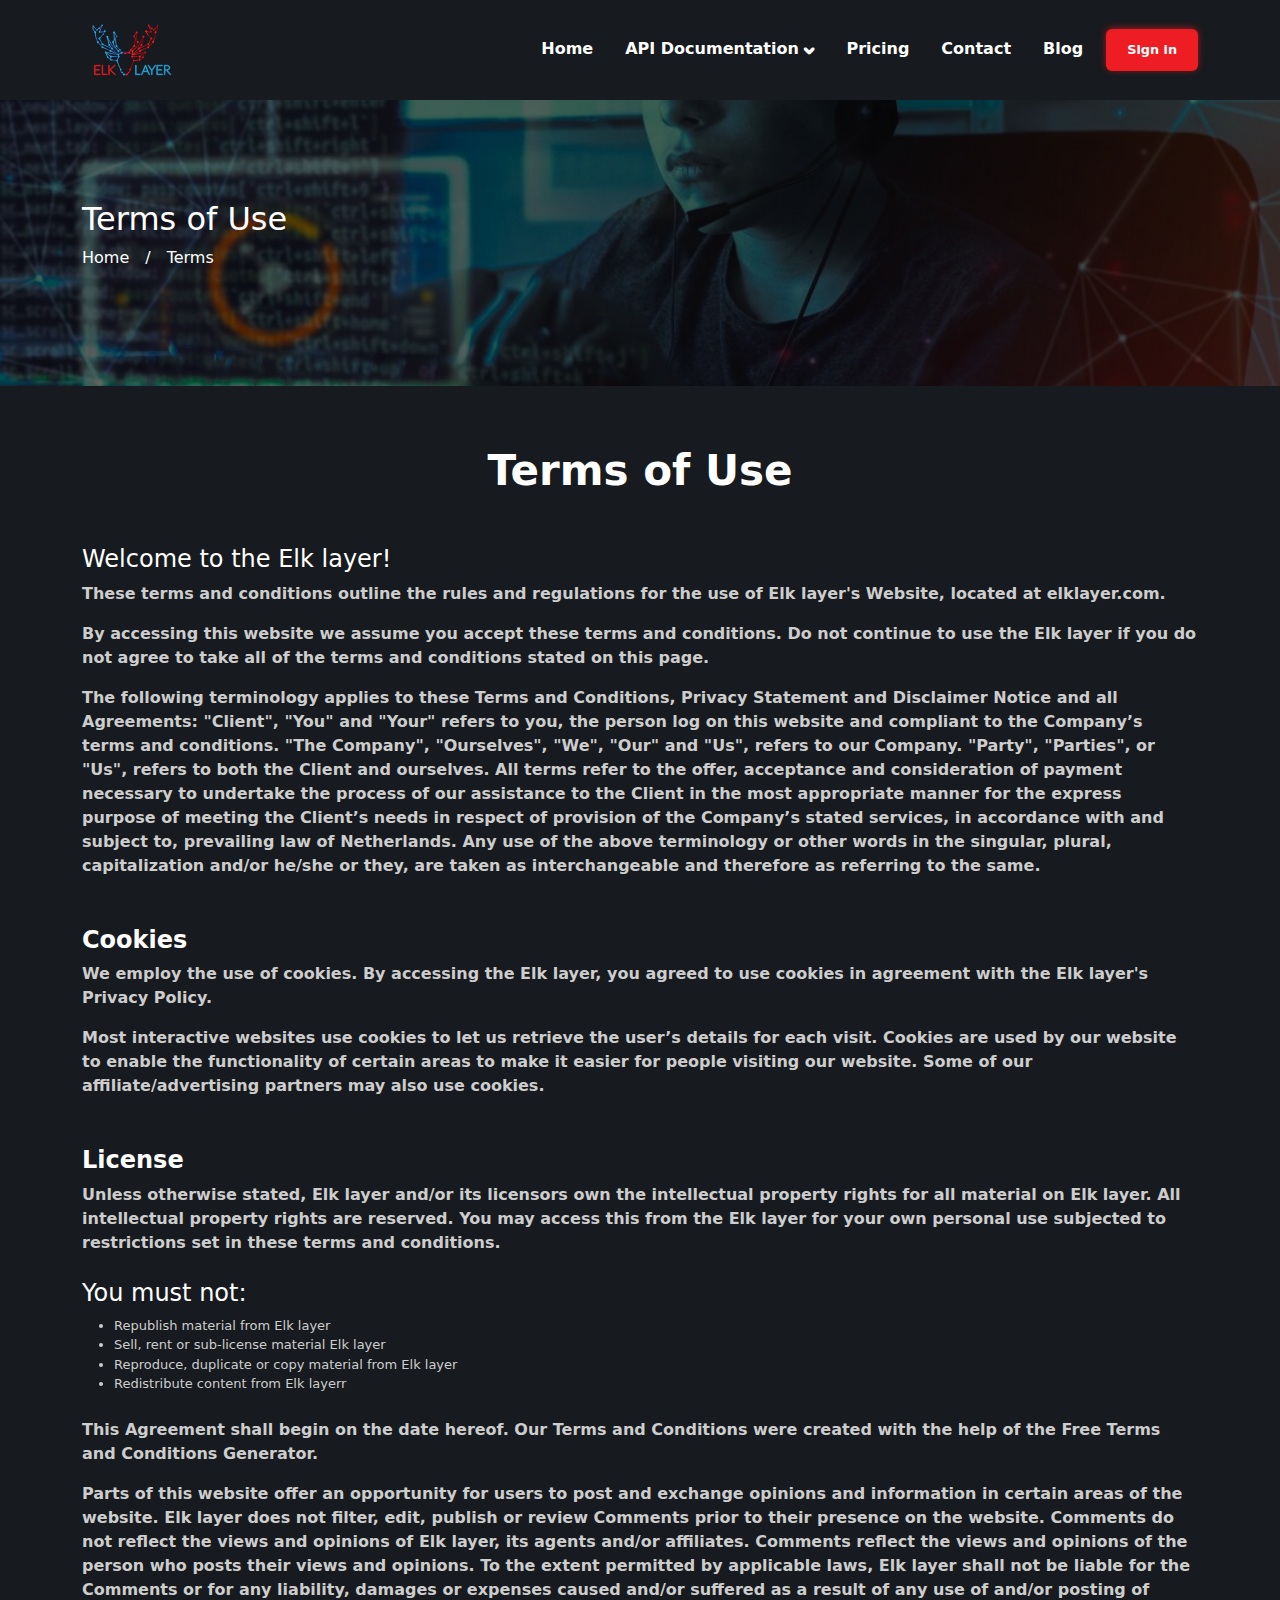
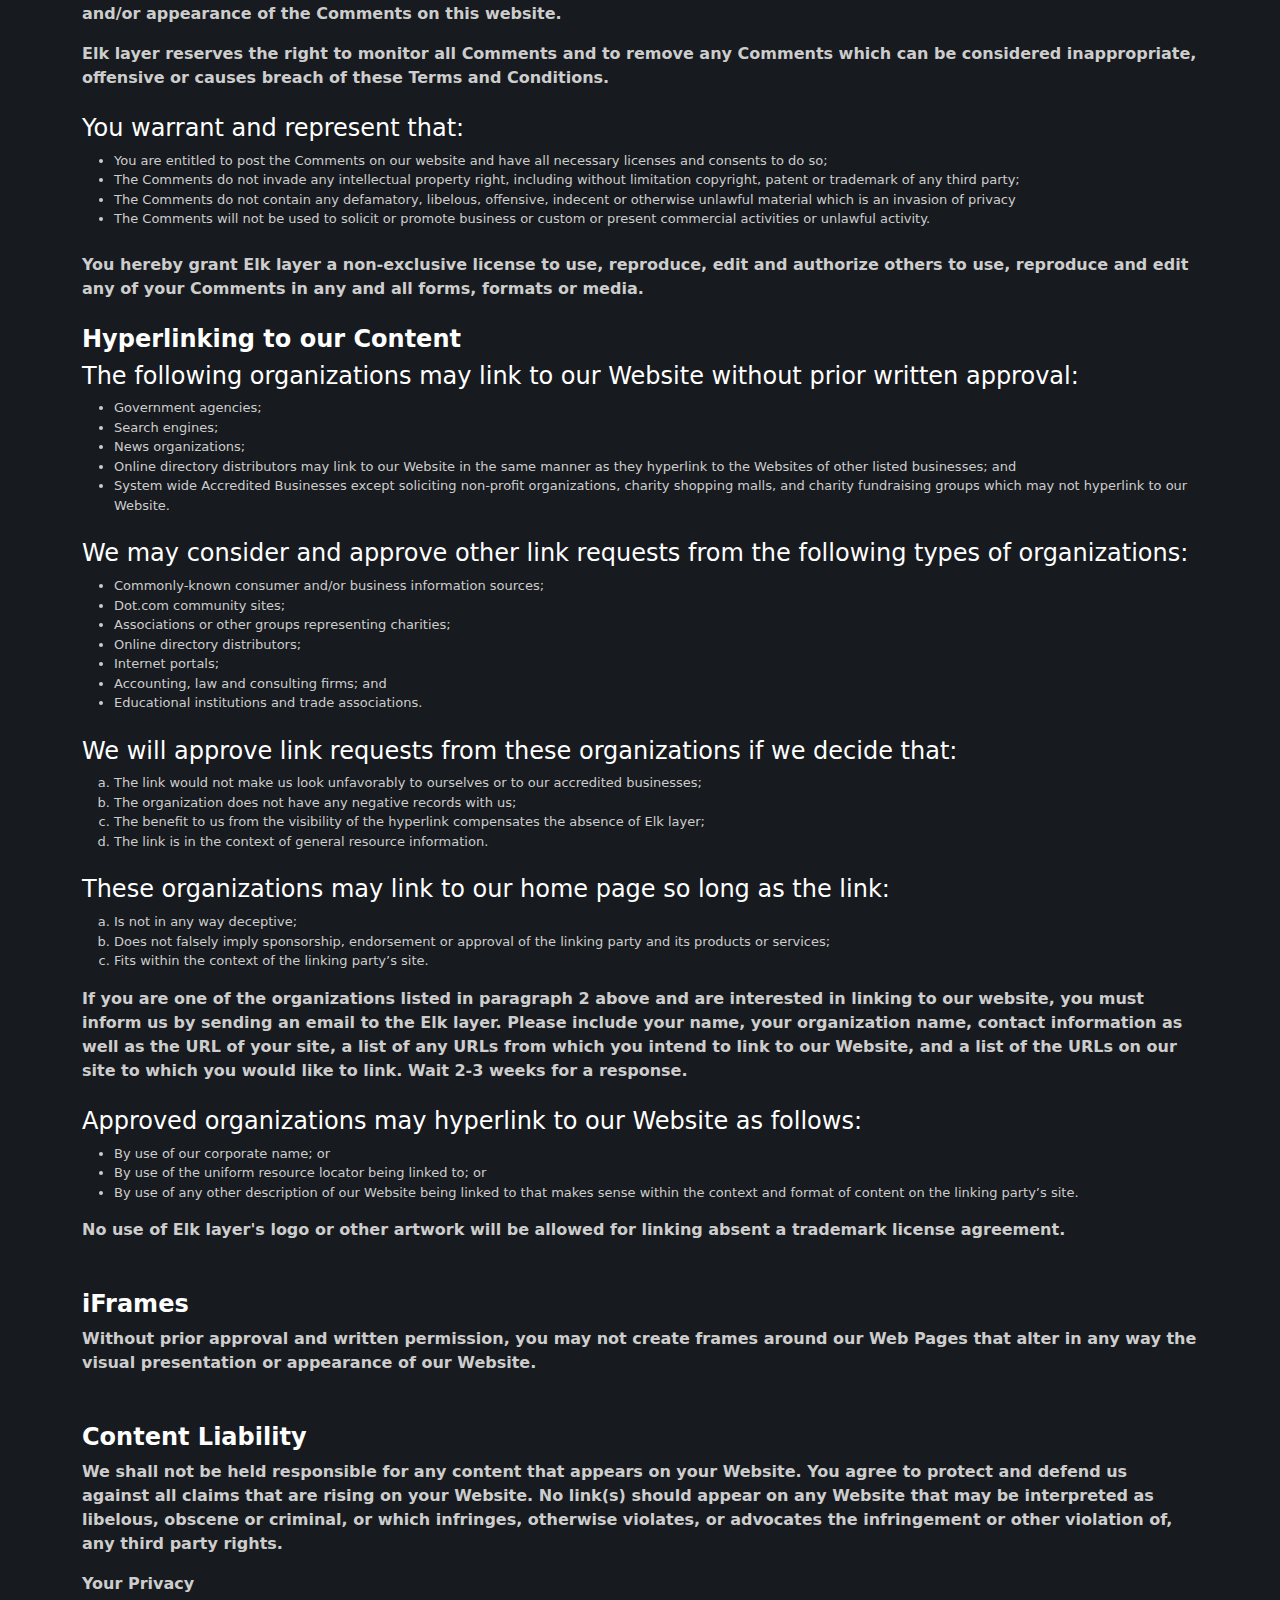
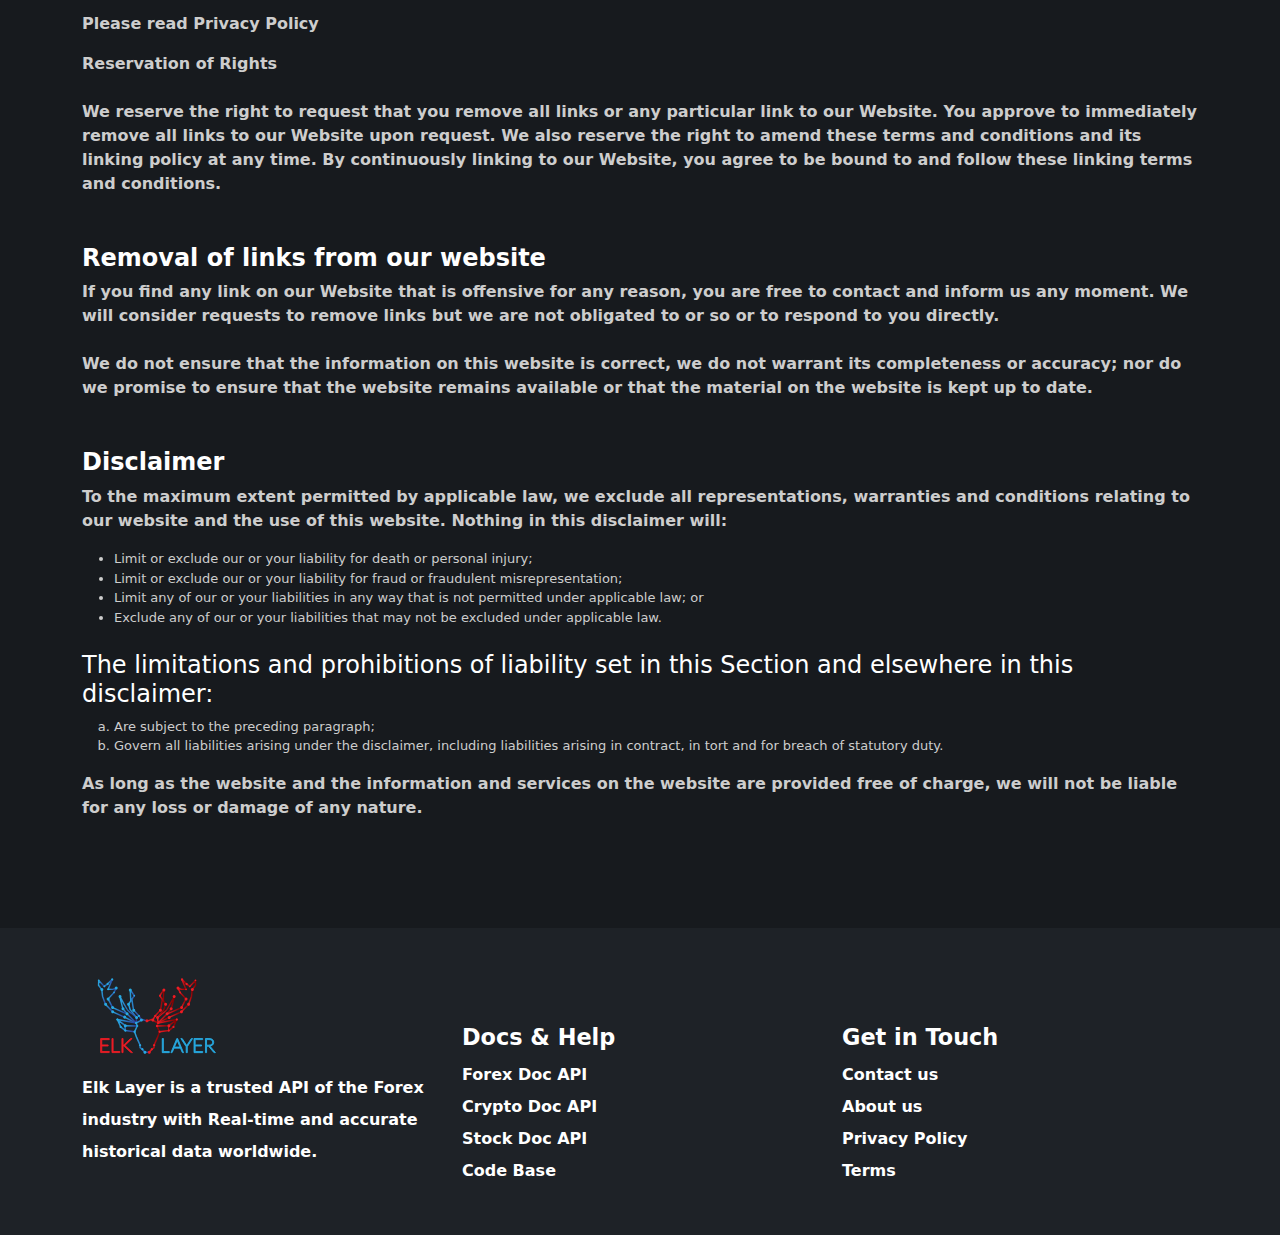
<file: terms.html>
<!DOCTYPE html>
<html lang="en">

<head>
  <meta charset="UTF-8">
  <meta name="viewport" content="width=device-width, initial-scale=1.0">
  <title>Foreign Exchange Rate, Currency Rate & Free Forex API | ELK Layer</title>

  <link rel="shortcut icon" href="./assest/images/icons/favicon.ico" type="image/x-icon">
  <link rel="stylesheet" href="https://cdnjs.cloudflare.com/ajax/libs/font-awesome/6.5.2/css/all.min.css">
  <link rel="stylesheet" href="./assest/css/bootstrap.min.css">
  <link rel="stylesheet" href="./assest/scss/style.css">
  <link rel="stylesheet" href="./assest/css/custom.css">
</head>

<body>
  <div class="main">
    <header class="">
      <nav class="navbar navbar-expand-lg  d-flex align-items-center w-100 h-100">
        <div class="container">
          <a class="navbar-brand" href="#">
            <img class="img-fluid" src="./assest/images/icons/logo.svg" alt="">
          </a>
          <button class="navbar-toggler border-none border-0" type="button" data-bs-toggle="offcanvas"
            data-bs-target="#staticBackdrop" aria-controls="staticBackdrop" aria-expanded="false"
            aria-label="Toggle navigation">
            <i class="fa-solid fa-bars text-white"></i>
          </button>
          <!--  -->
          <div class="offcanvas offcanvas-start" data-bs-backdrop="static" tabindex="-1" id="staticBackdrop"
            aria-labelledby="staticBackdropLabel">
            <div class="offcanvas-header">
              <a class="navbar-brand" href="#">
                <img class="img-fluid" src="./assest/images/icons/logo.svg" alt="">
              </a>
              <button type="button" class="btn-close" data-bs-dismiss="offcanvas" aria-label="Close"></button>
            </div>
            <div class="offcanvas-body">
              <ul class="navbar-nav ms-auto mb-2 mb-lg-0 gap-3">
                <li class="nav-item">
                  <a class="nav-link active" aria-current="page" href="index.html">Home</a>
                </li>
                <li class="nav-item dropdown">
                  <a class="nav-link " href="#" role="button" data-bs-toggle="dropdown" aria-expanded="false">
                    API Documentation <i class="fa-solid fa-chevron-down"
                      style="-webkit-text-stroke-width: 2px; font-size: 10px;"></i>
                  </a>
                  <ul class="dropdown-menu shadow ">
                    <li><a class="dropdown-item" href="Forex.html">Forex API</a></li>
                    <li><a class="dropdown-item" href="Crypto.html">Crypto API</a></li>
                    <li><a class="dropdown-item" href="Stock.html">Stock API</a></li>
                  </ul>
                </li>
                <li class="nav-item">
                  <a class="nav-link" href="pricing.html">Pricing</a>
                </li>
                <li class="nav-item">
                  <a class="nav-link" href="contact.html">Contact</a>
                </li>
                <li class="nav-item">
                  <a class="nav-link" href="blog.html">Blog</a>
                </li>
              </ul>
              <a href="signin.html" class="btn btn-white">Sign in</a>
            </div>
          </div>
          <!--  -->
        </div>
      </nav>
    </header>
    <div class="main-container">
      <section class="single-banner background terms-banner">
        <div class="container">
          <div class="row">
            <div class="col">
              <div class="contant">
                <h2 class="">Terms of Use</h2>
                <nav aria-label="breadcrumb">
                  <ol class="breadcrumb gap-3">
                    <li class="breadcrumb-item text-white"><a href="index.html">Home</a></li>
                    <li>/</li>
                    <li class="breadcrumb-item active text-white" aria-current="page">Terms</li>
                  </ol>
                </nav>
              </div>
            </div>
          </div>
        </div>
      </section>
      <section class="Privacy default-sec">
        <div class="container">
          <div class="row">
            <div class="col">
              <h2 class="sub-heading text-center">Terms of Use</h2>
              <div class="my-5">
                <h4 class="title">Welcome to the Elk layer!</h4>
                <p class="text">These terms and conditions outline the rules and regulations for the use of Elk layer's
                  Website, located at elklayer.com.</p>
                <p class="text">By accessing this website we assume you accept these terms and conditions. Do not
                  continue to use the Elk layer if you do not agree to take all of the terms and conditions stated on
                  this page.</p>
                <p class="text">The following terminology applies to these Terms and Conditions, Privacy Statement and
                  Disclaimer Notice and all Agreements: "Client", "You" and "Your" refers to you, the person log on this
                  website and compliant to the Company’s terms and conditions. "The Company", "Ourselves", "We", "Our"
                  and "Us", refers to our Company. "Party", "Parties", or "Us", refers to both the Client and ourselves.
                  All terms refer to the offer, acceptance and consideration of payment necessary to undertake the
                  process of our assistance to the Client in the most appropriate manner for the express purpose of
                  meeting the Client’s needs in respect of provision of the Company’s stated services, in accordance
                  with and subject to, prevailing law of Netherlands. Any use of the above terminology or other words in
                  the singular, plural, capitalization and/or he/she or they, are taken as interchangeable and therefore
                  as referring to the same.</p>
              </div>
              <div class="my-5">
                <h3 class="heading">Cookies</h3>
                <p class="text">We employ the use of cookies. By accessing the Elk layer, you agreed to use cookies in
                  agreement with the Elk layer's Privacy Policy.</p>
                <p class="text">Most interactive websites use cookies to let us retrieve the user’s details for each
                  visit. Cookies are used by our website to enable the functionality of certain areas to make it easier
                  for people visiting our website. Some of our affiliate/advertising partners may also use cookies.</p>
              </div>
              <div class="my-5">
                <h3 class="heading">License</h3>
                <p class="text">Unless otherwise stated, Elk layer and/or its licensors own the intellectual property
                  rights for all material on Elk layer. All intellectual property rights are reserved. You may access
                  this from the Elk layer for your own personal use subjected to restrictions set in these terms and
                  conditions.</p>
                <div class="my-4">
                  <h4 class="title">You must not:</h4>
                  <ul>
                    <li class="small-text">Republish material from Elk layer</li>
                    <li class="small-text">Sell, rent or sub-license material Elk layer</li>
                    <li class="small-text">Reproduce, duplicate or copy material from Elk layer</li>
                    <li class="small-text">Redistribute content from Elk layerr</li>
                  </ul>
                </div>
                <p class="text">This Agreement shall begin on the date hereof. Our Terms and Conditions were created
                  with the help of the Free Terms and Conditions Generator.</p>
                <p class="text">Parts of this website offer an opportunity for users to post and exchange opinions and
                  information in certain areas of the website. Elk layer does not filter, edit, publish or review
                  Comments prior to their presence on the website. Comments do not reflect the views and opinions of Elk
                  layer, its agents and/or affiliates. Comments reflect the views and opinions of the person who posts
                  their views and opinions. To the extent permitted by applicable laws, Elk layer shall not be liable
                  for the Comments or for any liability, damages or expenses caused and/or suffered as a result of any
                  use of and/or posting of and/or appearance of the Comments on this website.</p>
                <p class="text">Elk layer reserves the right to monitor all Comments and to remove any Comments which
                  can be considered inappropriate, offensive or causes breach of these Terms and Conditions.</p>
                <div class="my-4">
                  <h4 class="title">You warrant and represent that:</h4>
                  <ul>
                    <li class="small-text">You are entitled to post the Comments on our website and have all necessary
                      licenses and consents to do so;</li>
                    <li class="small-text">The Comments do not invade any intellectual property right, including without
                      limitation copyright, patent or trademark of any third party;</li>
                    <li class="small-text">The Comments do not contain any defamatory, libelous, offensive, indecent or
                      otherwise unlawful material which is an invasion of privacy</li>
                    <li class="small-text">The Comments will not be used to solicit or promote business or custom or
                      present commercial activities or unlawful activity.</li>
                  </ul>
                </div>
                <p class="text">You hereby grant Elk layer a non-exclusive license to use, reproduce, edit and authorize
                  others to use, reproduce and edit any of your Comments in any and all forms, formats or media.</p>
                <div class="my-4">
                  <h3 class="heading">Hyperlinking to our Content</h3>
                  <h4 class="title">The following organizations may link to our Website without prior written approval:
                  </h4>
                  <ul>
                    <li class="small-text">Government agencies;</li>
                    <li class="small-text">Search engines;</li>
                    <li class="small-text">News organizations;</li>
                    <li class="small-text">Online directory distributors may link to our Website in the same manner as
                      they hyperlink to the Websites of other listed businesses; and</li>
                    <li class="small-text">System wide Accredited Businesses except soliciting non-profit organizations,
                      charity shopping malls, and charity fundraising groups which may not hyperlink to our Website.
                    </li>
                  </ul>
                </div>
                <div class="my-4">
                  <h4 class="title">We may consider and approve other link requests from the following types of
                    organizations:</h4>
                  <ul>
                    <li class="small-text">Commonly-known consumer and/or business information sources;</li>
                    <li class="small-text">Dot.com community sites;</li>
                    <li class="small-text">Associations or other groups representing charities;</li>
                    <li class="small-text">Online directory distributors;</li>
                    <li class="small-text">Internet portals;</li>
                    <li class="small-text">Accounting, law and consulting firms; and</li>
                    <li class="small-text">Educational institutions and trade associations.</li>
                  </ul>
                </div>
                <div class="my-4">
                  <h4 class="title">We will approve link requests from these organizations if we decide that:</h4>
                  <ol>
                    <li class="small-text">The link would not make us look unfavorably to ourselves or to our accredited
                      businesses;</li>
                    <li class="small-text">The organization does not have any negative records with us;</li>
                    <li class="small-text">The benefit to us from the visibility of the hyperlink compensates the
                      absence of Elk layer;</li>
                    <li class="small-text">The link is in the context of general resource information.</li>
                  </ol>
                </div>
                <div class="my-4">
                  <h4 class="title">These organizations may link to our home page so long as the link:</h4>
                  <ol>
                    <li class="small-text">Is not in any way deceptive;</li>
                    <li class="small-text">Does not falsely imply sponsorship, endorsement or approval of the linking
                      party and its products or services;</li>
                    <li class="small-text">Fits within the context of the linking party’s site.</li>
                  </ol>
                  <p class="text">If you are one of the organizations listed in paragraph 2 above and are interested in
                    linking to our website, you must inform us by sending an email to the Elk layer. Please include your
                    name, your organization name, contact information as well as the URL of your site, a list of any
                    URLs from which you intend to link to our Website, and a list of the URLs on our site to which you
                    would like to link. Wait 2-3 weeks for a response.</p>
                </div>
                <div class="my-4">
                  <h4 class="title">Approved organizations may hyperlink to our Website as follows:</h4>
                  <ul>
                    <li class="small-text">By use of our corporate name; or</li>
                    <li class="small-text">By use of the uniform resource locator being linked to; or</li>
                    <li class="small-text">By use of any other description of our Website being linked to that makes
                      sense within the context and format of content on the linking party’s site.</li>
                  </ul>
                  <p class="text">No use of Elk layer's logo or other artwork will be allowed for linking absent a
                    trademark license agreement.</p>
                </div>
              </div>

              <div class="my-5">
                <h3 class="heading">iFrames</h3>
                <p class="text">Without prior approval and written permission, you may not create frames around our Web
                  Pages that alter in any way the visual presentation or appearance of our Website.</p>
              </div>
              <div class="my-5">
                <h3 class="heading">Content Liability</h3>
                <p class="text">We shall not be held responsible for any content that appears on your Website. You agree
                  to protect and defend us against all claims that are rising on your Website. No link(s) should appear
                  on any Website that may be interpreted as libelous, obscene or criminal, or which infringes, otherwise
                  violates, or advocates the infringement or other violation of, any third party rights.</p>
                <p class="text">Your Privacy</p>
                <p class="text">Please read Privacy Policy</p>
                <p class="text">Reservation of Rights</p>
                <p class="text mt-4">We reserve the right to request that you remove all links or any particular link to
                  our Website. You approve to immediately remove all links to our Website upon request. We also reserve
                  the right to amend these terms and conditions and its linking policy at any time. By continuously
                  linking to our Website, you agree to be bound to and follow these linking terms and conditions.</p>
              </div>
              <div class="my-5">
                <h3 class="heading">Removal of links from our website</h3>
                <p class="text">If you find any link on our Website that is offensive for any reason, you are free to
                  contact and inform us any moment. We will consider requests to remove links but we are not obligated
                  to or so or to respond to you directly.</p>

                <p class="text mt-4">We do not ensure that the information on this website is correct, we do not warrant
                  its completeness or accuracy; nor do we promise to ensure that the website remains available or that
                  the material on the website is kept up to date.</p>
              </div>
              <div class="my-5">
                <h3 class="heading">Disclaimer</h3>
                <p class="text">To the maximum extent permitted by applicable law, we exclude all representations,
                  warranties and conditions relating to our website and the use of this website. Nothing in this
                  disclaimer will:</p>

                <ul>
                  <li class="small-text">Limit or exclude our or your liability for death or personal injury;</li>
                  <li class="small-text">Limit or exclude our or your liability for fraud or fraudulent
                    misrepresentation;</li>
                  <li class="small-text">Limit any of our or your liabilities in any way that is not permitted under
                    applicable law; or</li>
                  <li class="small-text">Exclude any of our or your liabilities that may not be excluded under
                    applicable law.</li>
                </ul>

                <div class="my-4">
                  <h4 class="title">The limitations and prohibitions of liability set in this Section and elsewhere in
                    this disclaimer:</h4>
                  <ol>
                    <li class="small-text">Are subject to the preceding paragraph;</li>
                    <li class="small-text">Govern all liabilities arising under the disclaimer, including liabilities
                      arising in contract, in tort and for breach of statutory duty.</li>
                  </ol>
                  <p class="text">As long as the website and the information and services on the website are provided
                    free of charge, we will not be liable for any loss or damage of any nature.</p>
                </div>
              </div>
            </div>
          </div>
        </div>
      </section>
    </div>
    <footer class="py-5">
      <div class="container">
        <div class="row">
          <div class="col-lg-4 col-md-12">
            <div class="footer-wrapper">
              <div class="imag-wrapper mb-3">
                <img class="img-fluid footer-logo" src="./assest/images/icons/logo.svg" alt="">
              </div>
              <p class="text">Elk Layer is a trusted API of the Forex industry with Real-time and accurate
                historical data worldwide.</p>
            </div>
          </div>
          <div class="col-lg-4 col-md-6">
            <div class="footer-wrapper mt-5">
              <h5 class="footer-title">Docs & Help</h5><br>
              <a href="Forex.html" class="text">Forex Doc API</a> <br>
              <a href="Crypto.html" class="text">Crypto Doc API</a> <br>
              <a href="Stock.html" class="text">Stock Doc API</a> <br>
              <a href="Error.html" class="text">Code Base</a>
            </div>
          </div>
          <div class="col-lg-4 col-md-6">
            <div class="footer-wrapper mt-5">
              <h5 class="footer-title">Get in Touch</h5> <br>
              <a href="contact.html" class="text">Contact us</a> <br>
              <a href="About.html" class="text">About us</a> <br>
              <a href="Privacy.html" class="text">Privacy Policy</a> <br>
              <a href="Terms.html" class="text">Terms</a>
            </div>
          </div>
        </div>
      </div>
    </footer>
  </div>

  <script src="./assest/js/bootstrap.bundle.min.js"></script>
</body>

</html>
</file>
<file: assest/scss/style.css>
.btn {
  border: none;
  background: transparent;
  box-shadow: none;
  outline: none;
  font-size: 12.8px;
  font-weight: 700;
  padding: 10px 20px;
  border-radius: 6px;
}

.btn-white {
  color: #fff;
  box-shadow: 0px -1px 7px 0px rgba(237, 29, 35, 0.59);
  -webkit-box-shadow: 0px -1px 7px 0px rgba(237, 29, 35, 0.59);
  -moz-box-shadow: 0px -1px 7px 0px rgba(237, 29, 35, 0.59);
  color: #fff;
  border: 1px groove transparent;
  background: linear-gradient(135deg, #ed1d23 0%, #ed1d23 51%, #ed1d23 100%) 0/200%;
}
.btn-white:hover {
  border: 1px groove #ed1d23;
  transition: all 0.3s;
  background: transparent;
  color: #ed1d23;
}

.card-hover {
  transition: 0.3s;
  position: relative;
  z-index: 22;
}
.card-hover:hover {
  transform: translateY(-20px);
}

body {
  background: #171a1e;
  color: #fff;
}

.background {
  background-repeat: no-repeat;
  background-size: cover;
  background-position: center;
  width: 100%;
  height: 100%;
}

.main header {
  height: 100px;
  background: #171a1e;
  position: sticky;
  top: 0;
  z-index: 100;
}
.main header .btn {
  margin-left: 15px;
}
.main header .offcanvas-header .btn-close {
  color: #fff !important;
  filter: invert(1);
}
.main header .navbar .navbar-brand img {
  width: 100px;
}
.main header .navbar .navbar-nav .nav-item .nav-link {
  font-size: 12.8;
  font-weight: 700;
  color: #fff;
}
.main header .dropdown-item:hover {
  background-color: #292e33 !important;
  color: #fff;
}
.main header .dropdown-menu {
  background-color: #212529;
  border-radius: 10px;
  left: 0%;
  width: 100%;
}
.main header .dropdown-menu li a {
  font-size: 12.8;
  font-weight: 700;
  color: #fff;
  padding-top: 12px;
  padding-bottom: 12px;
}
.main header .dropdown-menu li {
  color: #fff;
}
.main header .dropdown-menu > li:focus,
.main header .dropdown-menu > li:hover {
  display: block;
}
.main header .dropdown .dropdown-menu {
  display: none;
}
.main header .dropdown:hover > .dropdown-menu,
.main header .dropend:hover > .dropdown-menu {
  display: block;
  margin-top: 0.125em;
  margin-left: 0.125em;
}
.main .main-container .card.color-border {
  border: 2px solid;
  margin-bottom: 30px;
  border-radius: 10px;
  padding: 15px;
  min-height: 200px;
  -o-border-image: linear-gradient(to right, #ed1c24 0%, #27aae1 66.666%, #b9babb 100%) 5;
     border-image: linear-gradient(to right, #ed1c24 0%, #27aae1 66.666%, #b9babb 100%) 5;
}
.main .main-container .default-sec {
  padding: 60px 0;
}
.main .main-container .hero {
  margin-bottom: 50px;
  padding: 40px 0;
  color: #fff;
}
.main .main-container .faq .accordion {
  --bs-accordion-bg: transparent;
  --bs-accordion-color: $white;
  --bs-accordion-btn-icon: ;
}
.main .main-container .faq .accordion-button {
  color: #fff;
  box-shadow: none;
}
.main .main-container .card {
  background: transparent;
  color: #fff;
  border: none;
  padding: 20px;
}
.main .main-container .card .card-icon {
  width: 56px;
  height: 56px;
  margin-right: 15px;
  display: flex;
  justify-content: center;
  align-items: center;
  border-radius: 16px;
  background-image: linear-gradient(125deg, rgb(237, 28, 36) 10%, rgb(155, 8, 11) 100%);
}
.main .main-container .chose .card {
  padding: 32px;
  height: 100%;
}
.main .main-container .chose .card::after {
  background-color: unset;
}
.main .main-container .discover {
  background-image: url("../images/main-img/Chart-Background.png");
  background-size: cover;
  position: relative;
  -webkit-backdrop-filter: blur(50px);
          backdrop-filter: blur(50px);
}
.main .main-container .discover .card {
  height: 100%;
}
.main .main-container .discover .card:hover {
  border: 1px solid #ed1d23 !important;
}
.main .main-container .discover .row {
  position: relative;
  z-index: 1;
}
.main .main-container .discover::after {
  content: "";
  position: absolute;
  top: 0;
  left: 0;
  width: 100%;
  height: 100%;
  background: rgba(0, 0, 0, 0.9);
}
.main .main-container .document .text-white {
  font-weight: 400;
  font-size: 12px;
}
.main .main-container .document .text-white:hover {
  color: #ed1d23 !important;
}
.main .main-container .document .tab-stiky {
  position: sticky;
  position: -webkit-sticky !important;
  top: 70px;
}
.main .main-container .document .tab-stiky ul li {
  border-bottom: 1px solid rgba(255, 255, 255, 0.5);
}
.main .main-container .document .tab-stiky ul li a {
  font-size: 14px;
  font-weight: 600;
  color: #fff;
  line-height: 3;
}
.main .main-container .document table {
  --bs-table-bg: transparent !important;
  --bs-table-color: white !important;
}
.main .main-container .document tbody,
.main .main-container .document td,
.main .main-container .document tfoot,
.main .main-container .document th,
.main .main-container .document thead,
.main .main-container .document tr {
  --bs-table-border-color: red;
}
.main .main-container .document tr {
  --bs-table-border-color: $light;
}
.main .main-container .blog-sec .card {
  width: 100%;
  height: 100%;
  padding: 0;
  transition: all 1.1s;
  border-radius: 18px;
}
.main .main-container .blog-sec .card img {
  border-radius: 18px 18px 0 0;
  width: 100%;
}
.main .main-container .blog-sec .card .card-content {
  padding: 12px;
}
.main .main-container .blog-sec .card .card-content p,
.main .main-container .blog-sec .card .card-content .small-text {
  color: rgba(255, 255, 255, 0.5);
}
.main .main-container .blog-sec .card .card-content a {
  color: #fff;
}
.main .main-container .blog-sec .img-overlay {
  position: relative;
}
.main .main-container .blog-sec .card:hover .img-overlay::after {
  content: "";
  position: absolute;
  top: 0;
  left: 0;
  width: 100%;
  height: 100%;
  background-color: rgba(0, 0, 0, 0.7);
}
.main .main-container .blog-sec ul li {
  border-bottom: 1px solid rgba(255, 255, 255, 0.5);
  padding: 10px 0;
  list-style: circle;
}
.main .main-container .blog-sec ul li a {
  font-size: 12px;
  font-weight: 600;
  color: #fff;
}
.main .main-container .blog-sec .Tags a {
  border: 1px solid #fff;
  font-size: 10px;
  padding: 5px;
  border-radius: 5px;
}
.main .main-container .single-banner {
  max-height: 500px;
  padding: 100px 0 100px 0;
  position: relative;
}
.main .main-container .single-banner::after {
  content: "";
  position: absolute;
  top: 0;
  left: 0;
  width: 100%;
  height: 100%;
  background-color: rgba(0, 0, 0, 0.6);
  z-index: 0;
}
.main .main-container .single-banner .contant {
  z-index: 80;
  position: relative;
}
.main .main-container .contact .col-12,
.main .main-container .contact .col-lg-12 {
  padding: 0;
}
.main .main-container .contact .input-wrapper {
  margin-bottom: 12px;
  position: relative;
  z-index: 1;
  padding: 0;
}
.main .main-container .contact .input-wrapper .input-icon {
  position: absolute;
  z-index: 2;
  padding: 12px 0px 0px 12px;
}
.main .main-container .contact .input-wrapper .eye-icon {
  position: absolute;
  top: 0;
  right: 0;
  transform: translateY(62%);
  padding-right: 10px;
}
.main .main-container .contact .input-wrapper textarea {
  border-radius: 10px;
}
.main .main-container .contact .input-wrapper input:hover,
.main .main-container .contact .input-wrapper input:focus,
.main .main-container .contact .input-wrapper input {
  border: none !important;
  outline: none !important;
}
.main .main-container .contact .form-control {
  padding: 10px;
  font-size: 16px;
  color: #000;
  border-radius: 10px;
  box-shadow: rgba(0, 0, 0, 0.24) 0px 3px 8px;
  position: relative;
}
.main .main-container .contact .form-control::-moz-placeholder {
  color: #171a1e;
}
.main .main-container .contact .form-control::placeholder {
  color: #171a1e;
}
.main .main-container .contact .form-control:focus {
  box-shadow: rgba(0, 0, 0, 0.24) 0px 3px 8px;
}
.main .main-container .contact .form-control input {
  width: 100%;
  position: relative;
}
.main .main-container .contact .form-control i {
  position: absolute;
}
.main .main-container .contact .btn {
  width: 100%;
}
.main .main-container .contact i {
  color: #fff;
  font-size: 40px;
}
.main .main-container .contact .card {
  height: 100%;
  padding: 40px;
}
.main .main-container .contact .card .icon {
  margin-bottom: 20px;
}
.main .main-container .contact .card .icon i {
  width: 80px;
  height: 100%;
  background: #ed1d23;
  padding: 20px;
  border-radius: 20px;
}
.main .main-container .bg-img {
  background-image: url("https://png.pngtree.com/thumb_back/fh260/background/20240522/pngtree-abstract-gold-scratches-on-a-black-background-image_15685278.jpg");
  position: relative;
}
.main .main-container .bg-img .bg-filter {
  -webkit-backdrop-filter: blur(20px);
          backdrop-filter: blur(20px);
}
.main .main-container .bg-img::after {
  content: "";
  position: absolute;
  top: 0;
  left: 0;
  width: 100%;
  height: 100%;
  background-color: rgba(0, 0, 0, 0.4);
}
.main .main-container .pricing-banner {
  background-image: url("../images/main-img/pricing-banner.jpg");
}
.main .main-container .graph-sec .graph {
  margin: 0 150px;
}
.main .main-container .blog-banner {
  background-image: url("../images/main-img/blog-banner.jpg");
}
.main .main-container .about-banner {
  background-image: url("../images/main-img/about-banner.webp");
}
.main .main-container .terms-banner {
  background-image: url("../images/main-img/terms-banner.jpg");
}
.main .main-container .privacy-banner {
  background-image: url("../images/main-img/PrivacyPolicy-banner.jpg");
}
.main .main-container .contact-banner {
  background-image: url("../images/main-img/Contact-2.png");
}
.main .main-container .sign-banner {
  background-image: url("../images/main-img/Contact-3.png");
}
.main .main-container .pricing .card {
  height: 100%;
}
.main .main-container .card-sec-2 .card {
  padding: 35px 25px !important;
}
.main .main-container .card-sec {
  background-size: cover;
  position: relative;
  width: 100%;
  height: 100%;
}
.main .main-container .card-sec.bg-1 {
  background-image: url("../images/img/bg-1.jpg");
}
.main .main-container .card-sec.bg-2 {
  background-image: url("../images/img/bg-contact.avif");
}
.main .main-container .card-sec::after {
  content: "";
  position: absolute;
  top: 0;
  left: 0;
  width: 100%;
  height: 100%;
  background-color: rgba(23, 26, 30, 0.9);
}
.main .main-container .card-sec .card {
  padding: 35px 25px !important;
}
.main .main-container .card-sec .content-z-index {
  position: relative;
  z-index: 3;
}
.main .main-container .Privacy li {
  list-style-type: disc;
}
.main .main-container .Privacy ol li {
  list-style: lower-alpha;
}
.main .main-container .news-hero .heading {
  font-size: 20px;
}
.main .main-container .news-hero .text {
  font-size: 14px;
}
.main .main-container .news-hero .card-div {
  height: 100%;
}
.main .main-container .news-hero .news-card {
  position: relative;
  height: 100%;
}
.main .main-container .news-hero .news-card .new-image {
  height: 100%;
}
.main .main-container .news-hero .news-card .new-image::after {
  content: "";
  position: absolute;
  top: 0;
  left: 0;
  width: 100%;
  height: 100%;
  background-color: rgba(0, 0, 0, 0.7);
}
.main .main-container .news-hero .news-card .new-image img {
  width: 100%;
  height: 100%;
}
.main .main-container .news-hero .news-content-top {
  position: absolute;
  top: 0;
  z-index: 3;
}
.main .main-container .news-hero .news-content {
  position: absolute;
  bottom: 25px;
  z-index: 3;
}
.main .main-container .news-hero .small-heading-content {
  padding: 0 20px;
}
.main .main-container .news-wrapper .heading,
.main .main-container .news-wrapper p {
  white-space: nowrap;
  overflow: hidden;
  text-overflow: ellipsis;
}
.main .main-container .news-wrapper .card .card-img {
  height: 100%;
  padding: 0;
}
.main .main-container .news-wrapper .card .card-img img {
  height: 100%;
}
.main .main-container .news-wrapper .card .card-body {
  padding: 0;
}
.main .main-container .news-wrapper .card .card-body .heading {
  font-size: 20px;
}
.main .main-container .news-wrapper .card .card-body .news-small-text {
  font-size: 10px;
}
.main footer {
  background: #1e2227;
  color: #fff;
  padding: 40px 0;
}
.main footer .footer-logo {
  width: 150px;
}
.main footer .footer-wrapper {
  line-height: 2;
}
.main footer .footer-wrapper .footer-title,
.main footer .footer-wrapper a {
  position: relative;
  display: inline-block;
  transition: 0.5s;
}
.main footer .footer-wrapper .footer-title::after,
.main footer .footer-wrapper a::after {
  position: absolute;
  content: "";
  top: 100%;
  left: 0;
  width: 100%;
  height: 3px;
  background: #27aae1;
  transform: scaleX(0);
  transform-origin: right;
  transition: transform 0.5s;
}
.main footer .footer-wrapper .footer-title:hover,
.main footer .footer-wrapper a:hover {
  color: #95a5a6;
}
.main footer .footer-wrapper .footer-title:hover::after,
.main footer .footer-wrapper a:hover::after {
  transform: scaleX(1);
  transform-origin: left;
}
.main footer .footer-title {
  font-size: 22.4px;
  font-weight: 700;
}
.main footer .text {
  color: #fff;
}

@media only screen and (max-width: 991px) {
  .card-hover:hover {
    transform: translateY(0px);
  }
  .offcanvas.show:not(.hiding),
  .offcanvas.showing {
    background-color: #171a1e !important;
  }
  .main .main-container .graph-sec .graph {
    margin: unset;
  }
  .main .main-container .contact .card {
    padding: 5px !important;
  }
}/*# sourceMappingURL=style.css.map */
</file>
<file: assest/css/custom.css>
:root {
  --primary: #ed1c24;
  --primary-1: #9b080b;
  --secondary: #27aae1;
  --secondary-1: #2a68b6;
  --white: #fff;
  --black: #000;
  --txt: rgba(#cccaca, 0.1);
}

.fs-5 {
  color: #a4a2a2 !important;
}

.rounded-custom {
  border-radius: 20px;
}

a {
  text-decoration: none;
  color: var(--white);
}

li {
  list-style-type: none;
  list-style-position: outside;
}

.card-title {
  font-size: 20px;
}

.main-heading {
  font-size: 34px;
  font-weight: 700;
}

.sub-heading {
  font-size: 42px;
  font-weight: 700;
}
.text{
  font-size: 14px;
}
.heading {
  font-size: 24px;
  font-weight: 700;
}
.small-heading-content{
  font-size: 14px;
}
.small-heading {
  font-size: 18px;
  font-weight: 700;
  color: var(--primary);
  padding: 0 30px;
  position: relative;
  max-width: max-content;
}

@media(max-width: 500px) {

  .main-heading,
  .sub-heading {
    font-size: 25px;
  }

  .heading {
    font-size: 20px;
  }
}

.small-heading::before,
.small-heading::after {
  content: "";
  position: absolute;
  top: 4px;
  width: 10px;
  height: 10px;
  border-radius: 50%;
  background-color: var(--primary);
}

.small-heading::before {
  left: 10px;
}

.small-heading::after {
  right: 10px;
}

.small-heading {
  font-size: 14px;
  font-weight: 700;
  color: var(--primary);
}

.text {
  font-size: 16px;
  font-weight: 600;
  color: #cdcdcd
}

.small-text {
  font-size: 13px;
  color: #cdcdcd;
}

.yellow {
  color: #FEBF40;
}

.table {
  background: transparent !important;
}

/* image zoom */
.img-zoom {
  transition: all 1.1s;
}

.image-card {
  overflow: hidden;
}

.card:hover .img-zoom {
  transform: scale(1.2);
}

/* pricing toggle btn */
.switch {
  position: relative;
  display: inline-block;
  width: 60px;
  height: 34px;
}

.switch input {
  opacity: 0;
  width: 0;
  height: 0;
}

.slider {
  position: absolute;
  cursor: pointer;
  top: 0;
  left: 0;
  right: 0;
  bottom: 0;
  background-color: #ccc;
  -webkit-transition: .4s;
  transition: .4s;
}

.slider:before {
  position: absolute;
  content: "";
  height: 26px;
  width: 26px;
  left: 4px;
  bottom: 4px;
  background-color: var(--white);
  -webkit-transition: .4s;
  transition: .4s;
}

input:checked+.slider {
  background-color: var(--primary);
}

input:focus+.slider {
  box-shadow: 0 0 1px var(--primary);
}

input:checked+.slider:before {
  -webkit-transform: translateX(26px);
  -ms-transform: translateX(26px);
  transform: translateX(26px);
}

/* Rounded sliders */
.slider.round {
  border-radius: 34px;
}

.slider.round:before {
  border-radius: 50%;
}

/* select content */
::-moz-selection {
  color: var(--white);
  background: var(--secondary);
}

::selection {
  color: var(--white);
  background: var(--secondary);
}






.error {
  color: var(--primary);
  padding-left: 20px;
}

.fun {
  color: #ff7f7f;
  /* color: var(--primary); */
}


.card-icon-img {
  background: var(--primary);
  border-radius: 15px;
  padding: 10px;
}

textarea,
input {
  text-indent: 20px;
}

.icon-form input {
  text-indent: 30px;
}
</file>
